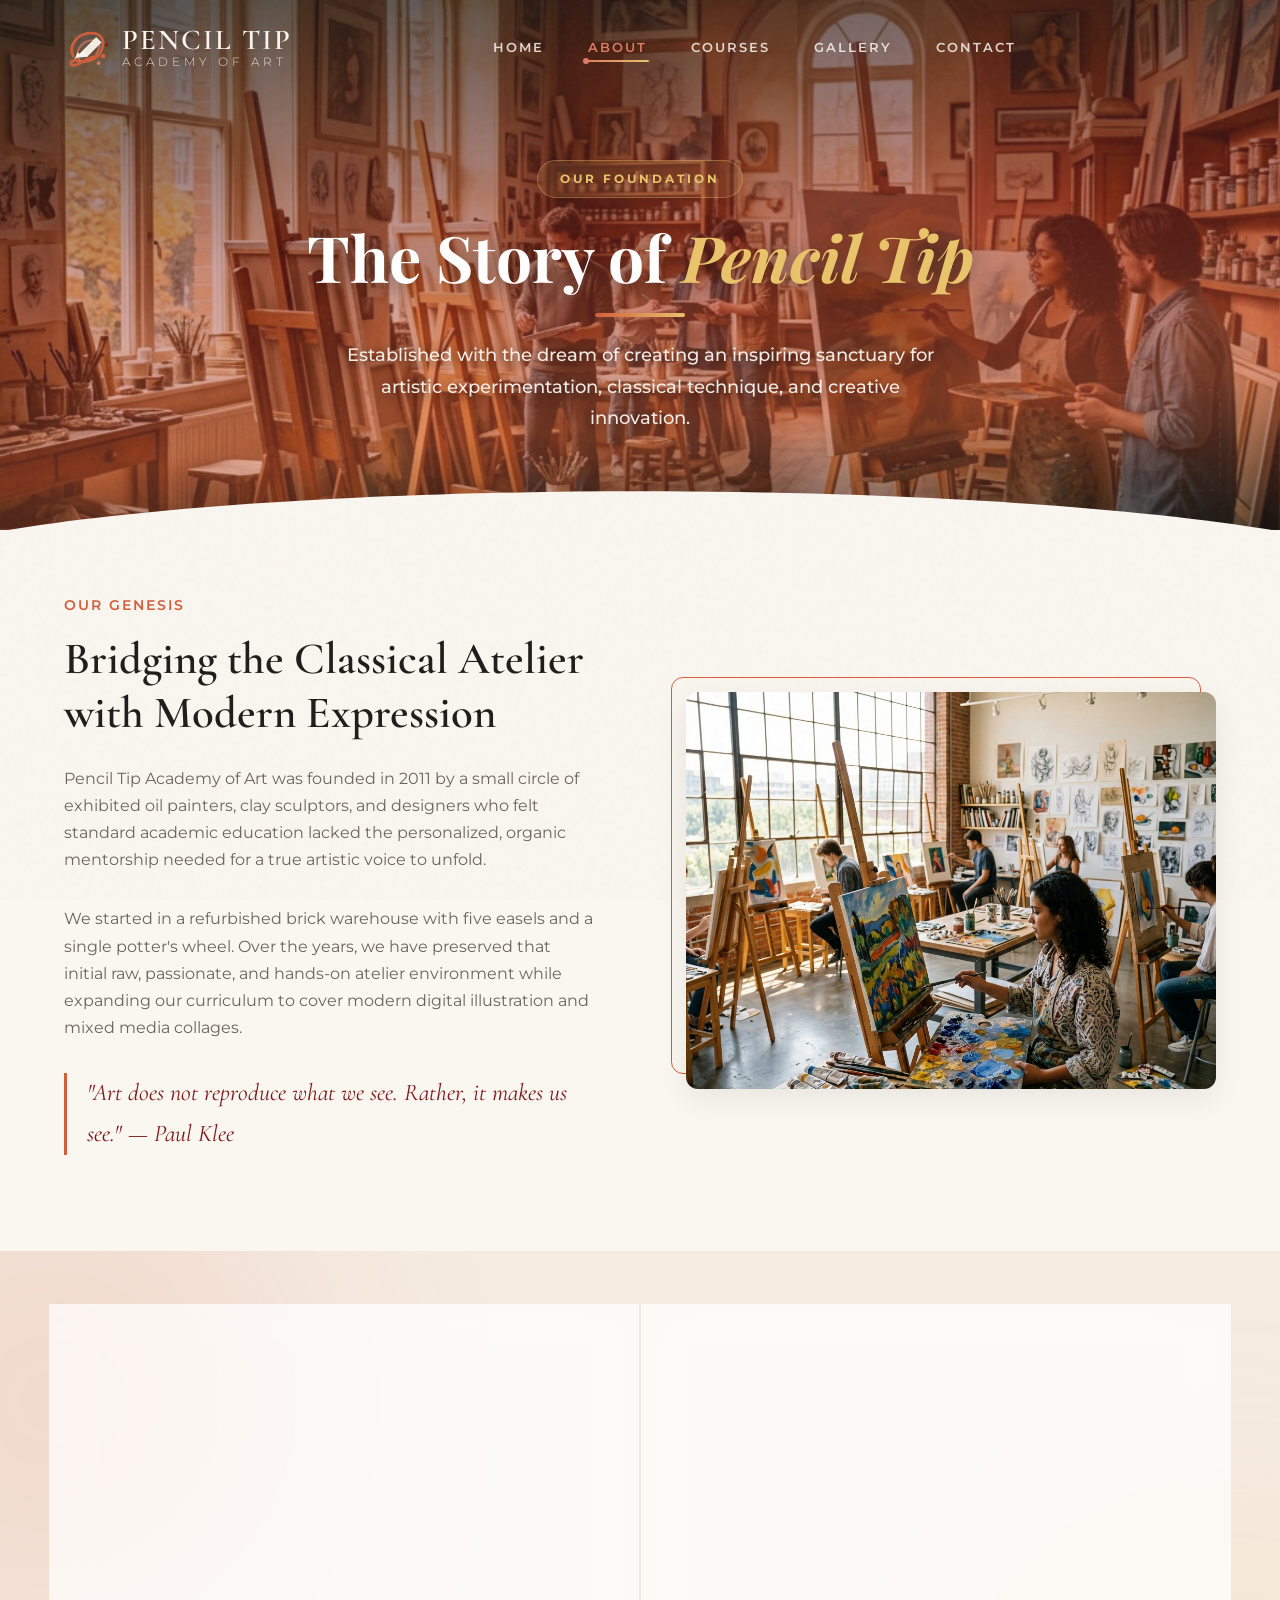
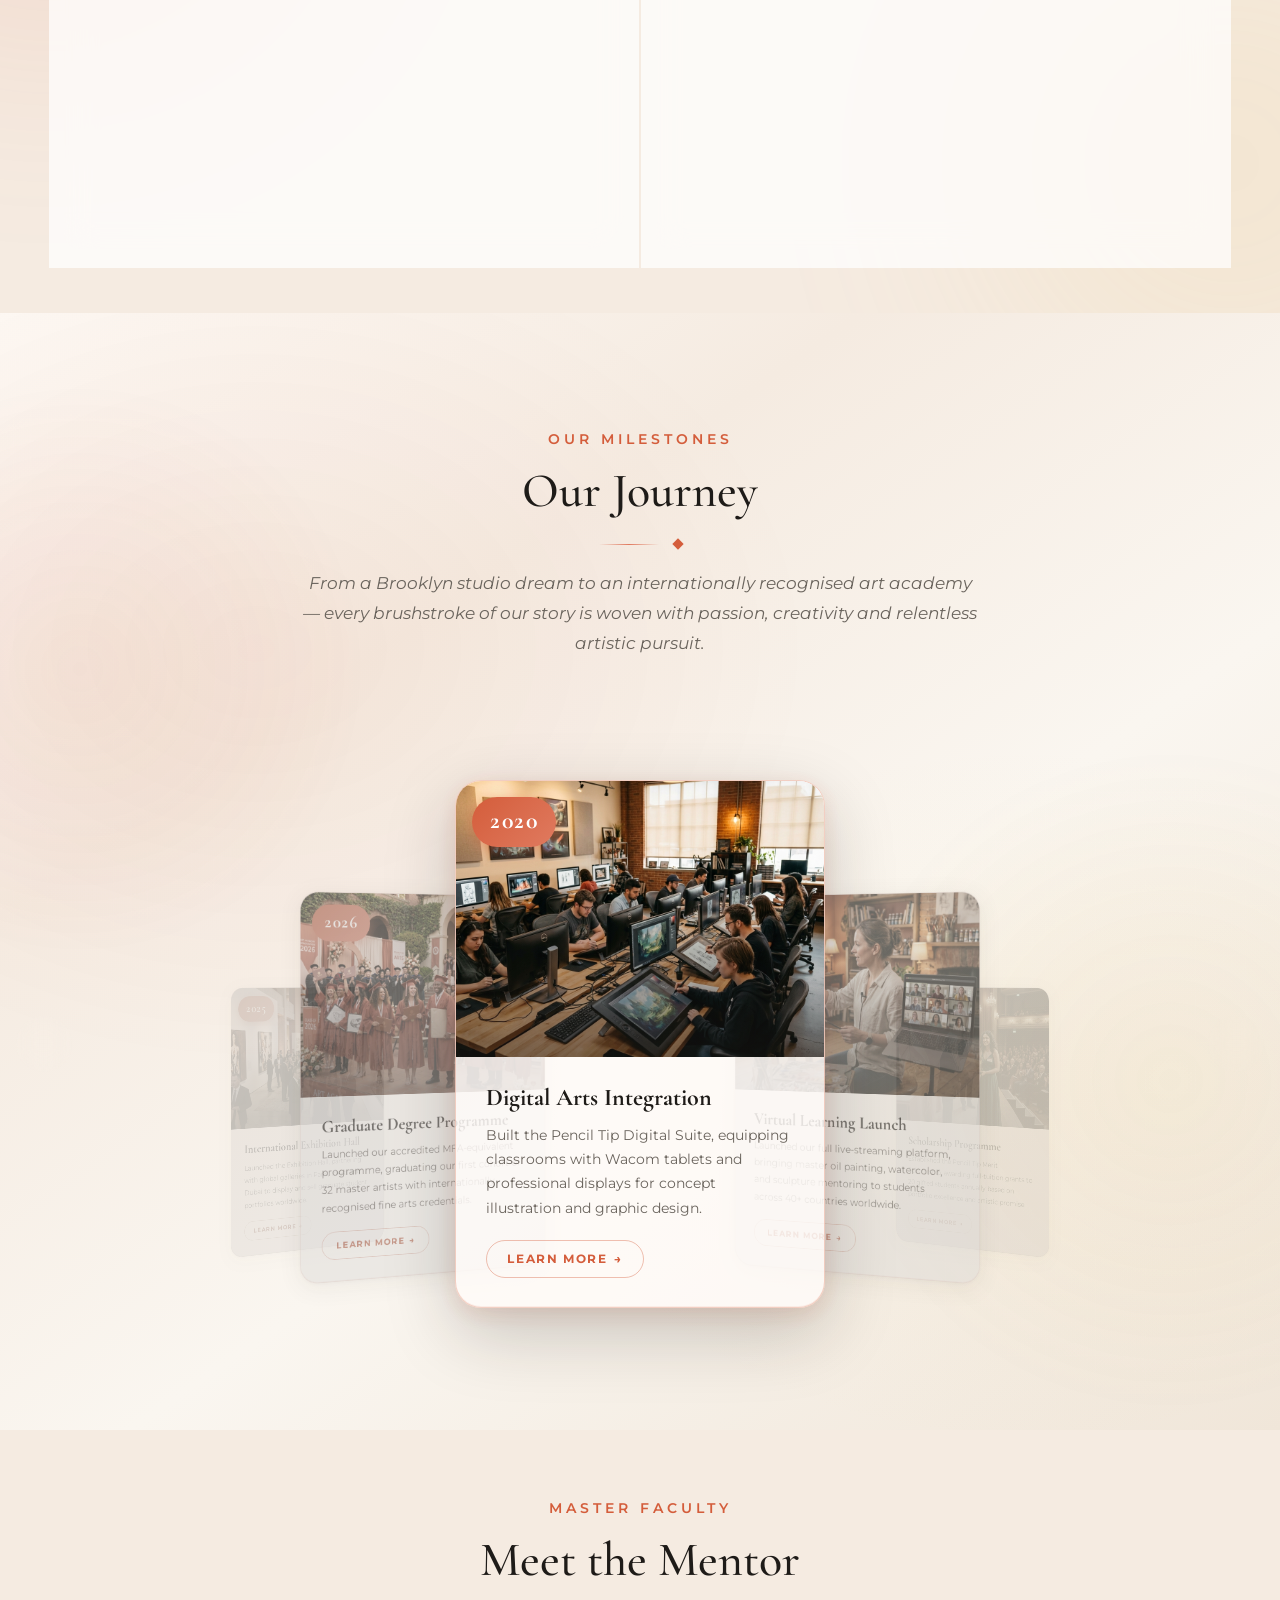
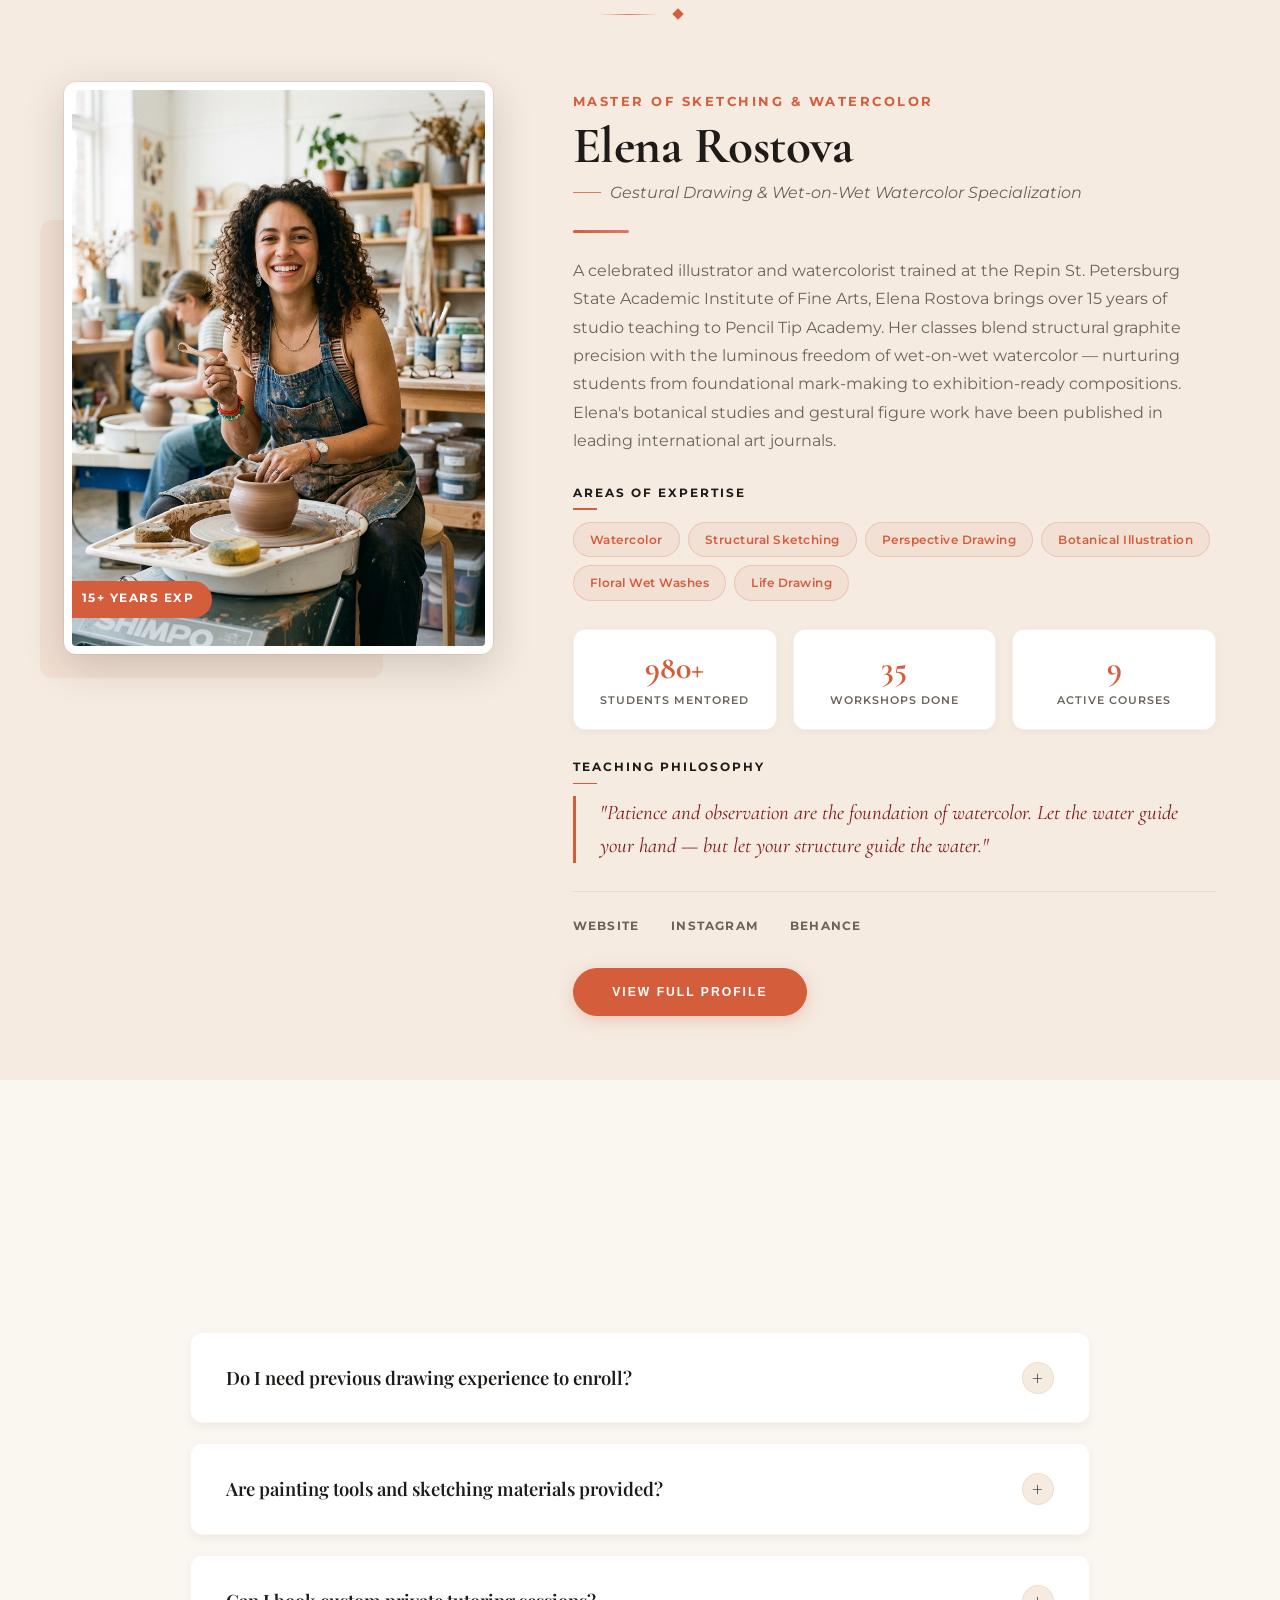
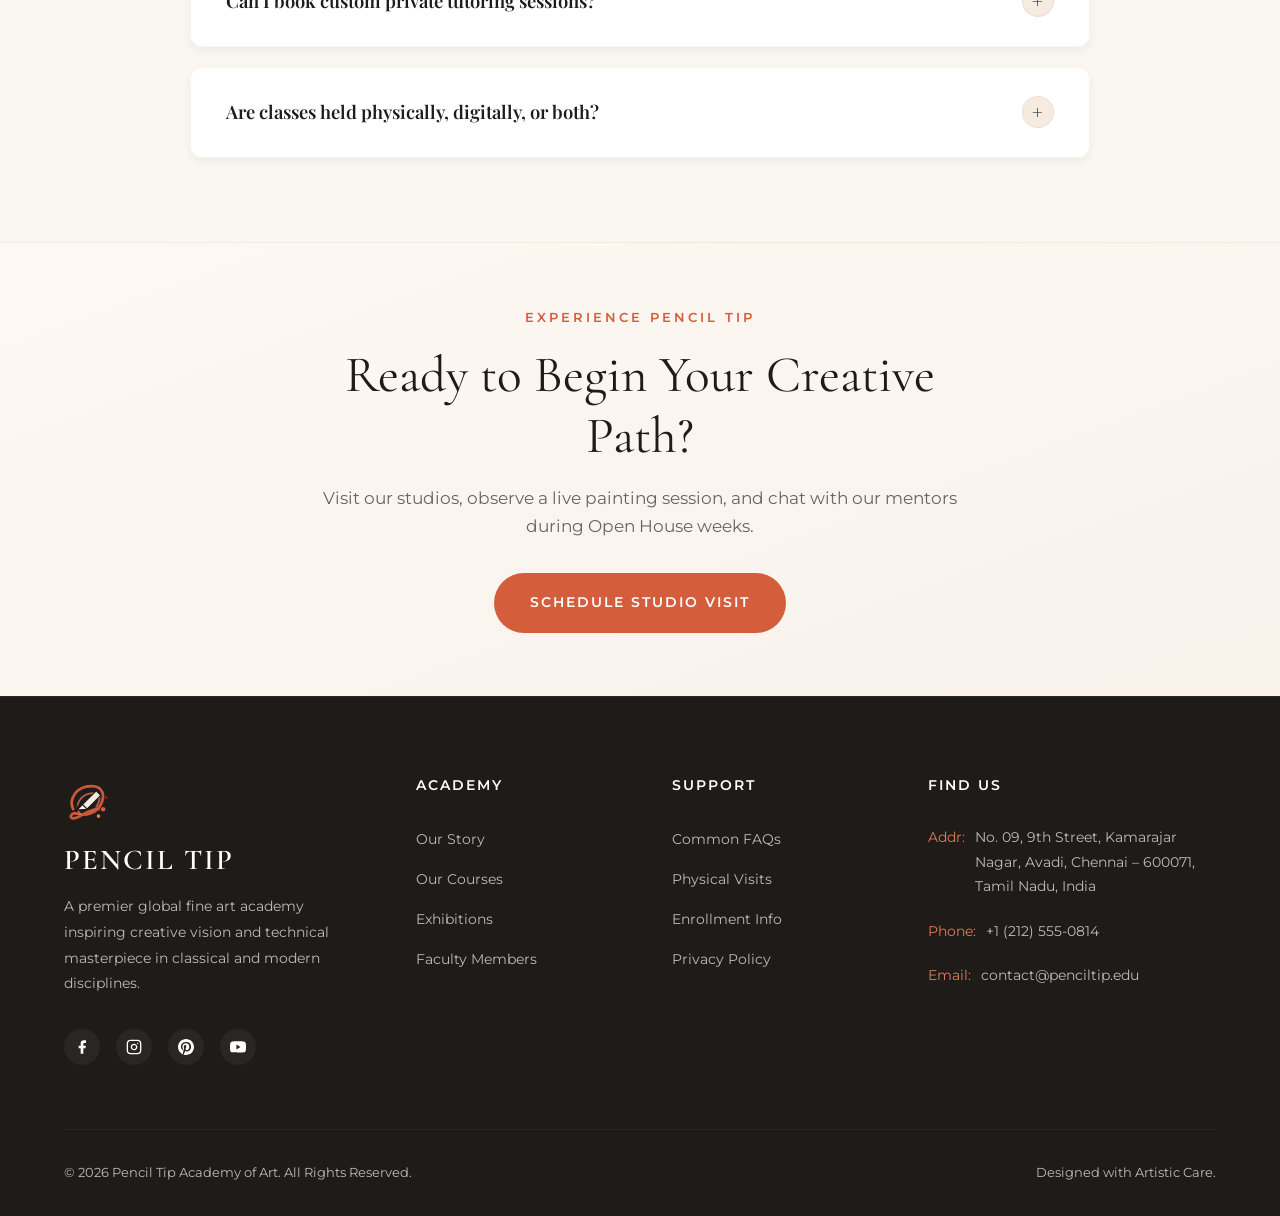
<file: about.html>
<!DOCTYPE html>
<html lang="en">
<head>
  <meta charset="UTF-8">
  <meta name="viewport" content="width=device-width, initial-scale=1.0">
  <meta name="description" content="Discover the story, mission, and learning philosophy of Pencil Tip Academy of Art. Meet our faculty of master artists and explore our vertical timeline of milestones.">
  <title>About Our Academy | Pencil Tip Academy of Art</title>
  <!-- Favicon -->
  <link rel="icon" type="image/svg+xml" href="images/favicon.svg">
  <!-- Main Stylesheet -->
  <link rel="stylesheet" href="css/style.css">
</head>
<body>

  <!-- ==========================================
       HEADER / NAVIGATION
       ========================================== -->
  <header class="inner-header">
    <div class="nav-container">
      <a href="index.html" class="logo" id="headerLogo">
        <div class="logo-icon-wrap">
          <svg class="logo-svg" viewBox="0 0 100 100" xmlns="http://www.w3.org/2000/svg">
            <path d="M20 70 C 10 50, 25 20, 60 20 C 85 20, 90 40, 80 60 C 70 80, 45 85, 30 80 C 15 75, 10 90, 20 90 C 35 90, 50 70, 75 70" fill="none" stroke="var(--brand-primary)" stroke-width="6" stroke-linecap="round" opacity="0.95"/>
            <path d="M35 80 C 20 65, 35 35, 65 35 C 80 35, 80 50, 70 65" fill="none" stroke="var(--brand-secondary)" stroke-width="4" stroke-linecap="round" opacity="0.75"/>
            <polygon points="70,30 80,40 50,70 40,60" fill="var(--bg-secondary)" stroke="var(--text-dark)" stroke-width="2.5" stroke-linejoin="round"/>
            <polygon points="50,70 40,60 28,72" fill="#FAF6F0" stroke="var(--text-dark)" stroke-width="2.5" stroke-linejoin="round"/>
            <polygon points="34,66 30,62 24,76" fill="var(--text-dark)" stroke="var(--text-dark)" stroke-width="1.5" stroke-linejoin="round"/>
            <circle cx="85" cy="70" r="5" fill="var(--brand-primary)"/>
            <circle cx="75" cy="85" r="4" fill="var(--brand-secondary)"/>
            <circle cx="92" cy="45" r="3.5" fill="var(--accent)"/>
          </svg>
        </div>
        <div class="logo-text">Pencil Tip<span>Academy of Art</span></div>
      </a>
      <ul class="nav-menu" id="navMenu">
        <li><a href="index.html" class="nav-link">Home</a></li>
        <li><a href="about.html" class="nav-link">About</a></li>
        <li><a href="courses.html" class="nav-link">Courses</a></li>
        <li><a href="gallery.html" class="nav-link">Gallery</a></li>
        <li><a href="contact.html" class="nav-link">Contact</a></li>
      </ul>
      <div class="hamburger" id="hamburgerMenu">
        <span></span>
        <span></span>
        <span></span>
      </div>
      <!-- Mobile Navigation Drawer -->
      <div class="mob-nav-dropdown" id="mobNavDropdown">
        <button class="mob-close-btn" id="mobCloseBtn" aria-label="Close menu">
          <svg viewBox="0 0 24 24" fill="none" xmlns="http://www.w3.org/2000/svg">
            <path d="M18 6L6 18M6 6L18 18" stroke="currentColor" stroke-width="2.5" stroke-linecap="round" stroke-linejoin="round"/>
          </svg>
        </button>
        <ul class="mob-dropdown-links">
          <li><a href="index.html" class="mob-dropdown-link nav-link">Home</a></li>
          <li><a href="about.html" class="mob-dropdown-link nav-link">About</a></li>
          <li><a href="courses.html" class="mob-dropdown-link nav-link">Courses</a></li>
          <li><a href="gallery.html" class="mob-dropdown-link nav-link">Gallery</a></li>
          <li><a href="contact.html" class="mob-dropdown-link nav-link">Contact</a></li>
        </ul>
      </div>
    </div>
  </header>
  <!-- Mobile Nav Overlay -->
  <div class="nav-overlay" id="navOverlay"></div>

  <!-- ==========================================
       INNER PAGE HERO — ABOUT
       ========================================== -->
  <section class="inner-hero about-hero" id="aboutHero">
    <!-- Decorative corner geometric SVG art -->
    <svg class="inner-hero-art top-left" width="180" height="180" viewBox="0 0 180 180" fill="none" xmlns="http://www.w3.org/2000/svg">
      <circle cx="90" cy="90" r="70" stroke="#E9C46A" stroke-width="1.5" stroke-dasharray="8 6"/>
      <circle cx="90" cy="90" r="45" stroke="#D45D3B" stroke-width="1" opacity="0.6"/>
      <line x1="20" y1="90" x2="160" y2="90" stroke="#FAF6F0" stroke-width="0.8" opacity="0.5"/>
      <line x1="90" y1="20" x2="90" y2="160" stroke="#FAF6F0" stroke-width="0.8" opacity="0.5"/>
      <polygon points="90,30 120,75 60,75" fill="none" stroke="#E07A5F" stroke-width="1.2" opacity="0.5"/>
    </svg>
    <svg class="inner-hero-art bottom-right" width="140" height="140" viewBox="0 0 140 140" fill="none" xmlns="http://www.w3.org/2000/svg">
      <rect x="20" y="20" width="100" height="100" rx="8" stroke="#E9C46A" stroke-width="1.2" stroke-dasharray="6 4"/>
      <rect x="40" y="40" width="60" height="60" rx="4" stroke="#D45D3B" stroke-width="1" opacity="0.55"/>
      <line x1="20" y1="20" x2="120" y2="120" stroke="#FAF6F0" stroke-width="0.7" opacity="0.4"/>
      <line x1="120" y1="20" x2="20" y2="120" stroke="#FAF6F0" stroke-width="0.7" opacity="0.4"/>
    </svg>
    <!-- Main text content -->
    <div class="inner-hero-content">
      <span class="inner-hero-tag">Our Foundation</span>
      <h1>The Story of <span>Pencil Tip</span></h1>
      <span class="inner-hero-divider"></span>
      <p>Established with the dream of creating an inspiring sanctuary for artistic experimentation, classical technique, and creative innovation.</p>
    </div>
    <!-- Curved wave transition to next section -->
    <div class="inner-hero-wave">
      <svg viewBox="0 0 1440 60" preserveAspectRatio="none" xmlns="http://www.w3.org/2000/svg">
        <path d="M0,60 C360,0 1080,0 1440,60 L1440,60 L0,60 Z" fill="#FAF6F0"/>
      </svg>
    </div>
  </section>

  <!-- ==========================================
       OUR STORY & ETHOS
       ========================================== -->
  <section class="section-padding">
    <div class="about-preview-grid">
      <div class="about-preview-content reveal">
        <span class="tagline">Our Genesis</span>
        <h2>Bridging the Classical Atelier with Modern Expression</h2>
        <p>Pencil Tip Academy of Art was founded in 2011 by a small circle of exhibited oil painters, clay sculptors, and designers who felt standard academic education lacked the personalized, organic mentorship needed for a true artistic voice to unfold.</p>
        <p>We started in a refurbished brick warehouse with five easels and a single potter's wheel. Over the years, we have preserved that initial raw, passionate, and hands-on atelier environment while expanding our curriculum to cover modern digital illustration and mixed media collages.</p>
        <blockquote style="border-left: 3px solid var(--brand-primary); padding-left: 20px; font-style: italic; color: var(--accent); margin: 2rem 0; font-family: var(--font-serif-cormorant); font-size: 1.5rem;">
          "Art does not reproduce what we see. Rather, it makes us see." &mdash; Paul Klee
        </blockquote>
      </div>
      <div class="img-frame-container reveal">
        <div class="img-frame">
          <img src="images/studio_interior.png" alt="Pencil Tip Art Studio with natural window lighting and canvases">
        </div>
        <div class="img-frame-decoration"></div>
      </div>
    </div>
  </section>

  <!-- ==========================================
       MISSION & VISION
       ========================================== -->
  <section class="section-padding mission-vision-section">
    <!-- Decorative background elements -->
    <div class="mv-bg-splash mv-bg-splash-left"></div>
    <div class="mv-bg-splash mv-bg-splash-right"></div>
    
    <div class="mv-grid">
      <!-- Mission Card -->
      <div class="mv-card mission-card reveal tilt-card" data-tilt>
        <div class="mv-card-inner">
          <div class="mv-card-content">
            <h3 class="mv-card-title">Our Mission</h3>
            <span class="mv-card-title-line"></span>
            <p class="mv-card-text">To provide structured, high-caliber artistic mentoring that bridges the gap between raw imagination and professional, museum-level execution. We ensure every student gains fundamental accuracy in proportions, value mapping, and light behavior so their creativity can thrive without boundary.</p>
          </div>
          <div class="mv-card-visual">
            <!-- Premium Canvas & Paint Brush SVG -->
            <svg viewBox="0 0 120 120" class="mv-svg-illustration" xmlns="http://www.w3.org/2000/svg">
              <defs>
                <linearGradient id="missionGrad" x1="0%" y1="0%" x2="100%" y2="100%">
                  <stop offset="0%" stop-color="var(--brand-primary)" />
                  <stop offset="100%" stop-color="var(--accent)" />
                </linearGradient>
              </defs>
              <!-- Organic watercolor splash background -->
              <path d="M25,50 C10,25 45,15 75,20 C100,25 110,55 95,85 C80,105 45,95 30,85 C15,75 40,75 25,50 Z" fill="rgba(212, 93, 59, 0.07)" />
              <!-- Detailed Easel Stand -->
              <path d="M60,15 L35,105 M60,15 L85,105 M60,15 L60,105" stroke="var(--text-light)" stroke-width="2.5" stroke-linecap="round" opacity="0.8" />
              <!-- Canvas Board Support Shelf -->
              <rect x="25" y="78" width="70" height="4" rx="1.5" fill="var(--text-dark)" />
              <!-- Canvas Frame -->
              <rect x="32" y="38" width="56" height="40" rx="3" fill="var(--card-bg)" stroke="var(--text-dark)" stroke-width="2" />
              <!-- Artwork on Canvas: Sunset mountain landscape -->
              <path d="M35,70 L48,52 L58,62 L74,48 L85,70 Z" fill="rgba(233, 196, 106, 0.15)" stroke="var(--brand-secondary)" stroke-width="1.5" stroke-linejoin="round" />
              <circle cx="68" cy="48" r="5" fill="var(--brand-primary)" opacity="0.9" />
              <!-- Artistic Line Art Waves -->
              <path d="M32,74 C45,68 55,80 65,72 C75,64 82,76 88,74" fill="none" stroke="var(--brand-mustard)" stroke-width="1.5" stroke-linecap="round" />
              <!-- Paint Palette lying on the shelf -->
              <path d="M82,78 C88,78 96,82 96,88 C96,94 88,96 82,96 C76,96 74,90 76,86 C78,82 80,78 82,78 Z" fill="var(--bg-secondary)" stroke="var(--text-dark)" stroke-width="1.5" />
              <circle cx="82" cy="88" r="1.5" fill="var(--brand-primary)" />
              <circle cx="86" cy="85" r="1.5" fill="var(--brand-secondary)" />
              <circle cx="90" cy="88" r="1.5" fill="var(--brand-mustard)" />
              <circle cx="88" cy="92" r="1.5" fill="var(--accent)" />
              <!-- Painter's Brush crossing the canvas -->
              <line x1="20" y1="95" x2="52" y2="60" stroke="#8B5A2B" stroke-width="2.5" stroke-linecap="round" />
              <line x1="52" y1="60" x2="56" y2="56" stroke="#D2B48C" stroke-width="3" />
              <path d="M56,56 Q60,52 62,45 C55,48 52,52 56,56 Z" fill="url(#missionGrad)" />
            </svg>
          </div>
        </div>
      </div>
      
      <!-- Vision Card -->
      <div class="mv-card vision-card reveal tilt-card" data-tilt>
        <div class="mv-card-inner">
          <div class="mv-card-content">
            <h3 class="mv-card-title">Our Vision</h3>
            <span class="mv-card-title-line"></span>
            <p class="mv-card-text">To stand as an international center of artistic excellence where traditional craftsmanship is celebrated and evolved alongside digital design, establishing an inclusive community that fosters cultural reflection, conceptual risk-taking, and professional career growth.</p>
          </div>
          <div class="mv-card-visual">
            <!-- Art Gallery Scene SVG -->
            <svg viewBox="0 0 120 120" class="mv-svg-illustration" xmlns="http://www.w3.org/2000/svg">
              <defs>
                <linearGradient id="galleryGrad" x1="0%" y1="0%" x2="0%" y2="100%">
                  <stop offset="0%" stop-color="#F5EBE1" />
                  <stop offset="100%" stop-color="#E9C46A" stop-opacity="0.3" />
                </linearGradient>
                <radialGradient id="spotlightGrad" cx="50%" cy="20%" r="60%">
                  <stop offset="0%" stop-color="#E9C46A" stop-opacity="0.35" />
                  <stop offset="100%" stop-color="#E9C46A" stop-opacity="0" />
                </radialGradient>
              </defs>

              <!-- Gallery room background -->
              <rect x="5" y="20" width="110" height="90" rx="4" fill="url(#galleryGrad)" stroke="#D4C5B5" stroke-width="1" />

              <!-- Soft spotlight from ceiling -->
              <ellipse cx="60" cy="20" rx="40" ry="55" fill="url(#spotlightGrad)" />

              <!-- Gallery floor line -->
              <line x1="5" y1="95" x2="115" y2="95" stroke="#D4C5B5" stroke-width="1.5" />

              <!-- Back wall -->
              <rect x="5" y="20" width="110" height="75" rx="4" fill="none" stroke="#D4C5B5" stroke-width="0.8" stroke-dasharray="0" />

              <!-- Arched window center top -->
              <path d="M45,20 L45,42 Q60,30 75,42 L75,20 Z" fill="rgba(233,196,106,0.18)" stroke="#C4A882" stroke-width="1.2" />
              <line x1="60" y1="20" x2="60" y2="42" stroke="#C4A882" stroke-width="0.8" />

              <!-- Frame 1 — Left wall painting (landscape) -->
              <rect x="12" y="38" width="28" height="22" rx="2" fill="#fff" stroke="#8B5A2B" stroke-width="2" />
              <rect x="14" y="40" width="24" height="18" rx="1" fill="none" stroke="#C4A882" stroke-width="0.8" />
              <!-- Landscape inside frame 1 -->
              <path d="M14,54 L20,46 L26,51 L32,44 L38,54 Z" fill="rgba(233,196,106,0.25)" />
              <circle cx="31" cy="44" r="3" fill="rgba(212,93,59,0.6)" />
              <!-- Frame label -->
              <rect x="21" y="61" width="14" height="3" rx="1" fill="#D4C5B5" />

              <!-- Frame 2 — Right wall painting (portrait/abstract) -->
              <rect x="80" y="35" width="26" height="30" rx="2" fill="#fff" stroke="#8B5A2B" stroke-width="2" />
              <rect x="82" y="37" width="22" height="26" rx="1" fill="none" stroke="#C4A882" stroke-width="0.8" />
              <!-- Abstract brush strokes in frame 2 -->
              <path d="M84,55 C88,48 90,42 96,44 C100,46 98,58 104,54" fill="none" stroke="#D45D3B" stroke-width="2" stroke-linecap="round" />
              <circle cx="93" cy="45" r="2.5" fill="#E9C46A" />
              <!-- Frame label -->
              <rect x="85" y="66" width="16" height="3" rx="1" fill="#D4C5B5" />

              <!-- Center small easel on floor -->
              <path d="M60,60 L53,93 M60,60 L67,93 M60,60 L60,93" stroke="#8B5A2B" stroke-width="1.8" stroke-linecap="round" />
              <rect x="52" y="64" width="16" height="13" rx="1.5" fill="#fff" stroke="#8B5A2B" stroke-width="1.5" />
              <!-- Small artwork on center easel -->
              <path d="M54,73 C56,69 60,68 64,72" fill="none" stroke="#D45D3B" stroke-width="1.5" stroke-linecap="round" />
              <circle cx="60" cy="68" r="1.5" fill="#E9C46A" />

              <!-- Decorative wall molding lines -->
              <line x1="5" y1="30" x2="115" y2="30" stroke="#D4C5B5" stroke-width="0.6" />
              <line x1="5" y1="90" x2="115" y2="90" stroke="#D4C5B5" stroke-width="0.6" />

              <!-- Tiny floating paint dots for artistic feel -->
              <circle cx="18" cy="28" r="1.5" fill="#D45D3B" opacity="0.7" />
              <circle cx="98" cy="26" r="2" fill="#E9C46A" opacity="0.8" />
              <circle cx="108" cy="88" r="1.5" fill="#E07A5F" opacity="0.7" />
            </svg>
          </div>
        </div>
      </div>
    </div>
  </section>

  <!-- ==========================================
       OUR JOURNEY — 3D COVER-FLOW CAROUSEL
       ========================================== -->
  <section class="journey-section" id="ourJourney">
    <!-- Decorative blobs -->
    <div class="journey-blob journey-blob-left"></div>
    <div class="journey-blob journey-blob-right"></div>

    <div class="section-header reveal">
      <span class="subtitle">Our Milestones</span>
      <h2>Our Journey</h2>
      <div class="art-divider"><span></span></div>
      <p class="journey-intro">From a Brooklyn studio dream to an internationally recognised art academy — every brushstroke of our story is woven with passion, creativity and relentless artistic pursuit.</p>
    </div>

    <!-- 3D Coverflow Carousel — 7 cards 2020–2026 -->
    <div class="journey-carousel-wrapper" id="journeyCarouselWrapper">
      <div class="journey-stage" id="journeyStage">

        <!-- Card 0 — 2020 -->
        <div class="journey-card" data-index="0" tabindex="0" role="button" aria-label="2020 milestone: Digital Arts Integration">
          <div class="journey-card-inner">
            <div class="journey-card-img-wrap">
              <img src="images/journey_2020.png" alt="Digital arts integration 2020 — Wacom tablet classrooms" loading="lazy">
              <div class="journey-img-overlay"></div>
              <span class="journey-year-badge">2020</span>
            </div>
            <div class="journey-card-body">
              <h3 class="journey-card-title">Digital Arts Integration</h3>
              <p class="journey-card-desc">Built the Pencil Tip Digital Suite, equipping classrooms with Wacom tablets and professional displays for concept illustration and graphic design.</p>
              <a href="#" class="journey-learn-btn" aria-label="Learn more about 2020 milestone">Learn More <span>→</span></a>
            </div>
          </div>
        </div>

        <!-- Card 1 — 2021 -->
        <div class="journey-card" data-index="1" tabindex="0" role="button" aria-label="2021 milestone: Virtual Learning Launch">
          <div class="journey-card-inner">
            <div class="journey-card-img-wrap">
              <img src="images/journey_2021.png" alt="Virtual learning platform launch 2021" loading="lazy">
              <div class="journey-img-overlay"></div>
              <span class="journey-year-badge">2021</span>
            </div>
            <div class="journey-card-body">
              <h3 class="journey-card-title">Virtual Learning Launch</h3>
              <p class="journey-card-desc">Launched our full live-streaming platform, bringing master oil painting, watercolor, and sculpture mentoring to students across 40+ countries worldwide.</p>
              <a href="#" class="journey-learn-btn" aria-label="Learn more about 2021 milestone">Learn More <span>→</span></a>
            </div>
          </div>
        </div>

        <!-- Card 2 — 2022 -->
        <div class="journey-card" data-index="2" tabindex="0" role="button" aria-label="2022 milestone: Scholarship Programme">
          <div class="journey-card-inner">
            <div class="journey-card-img-wrap">
              <img src="images/journey_2022.png" alt="Scholarship awards ceremony 2022" loading="lazy">
              <div class="journey-img-overlay"></div>
              <span class="journey-year-badge">2022</span>
            </div>
            <div class="journey-card-body">
              <h3 class="journey-card-title">Scholarship Programme</h3>
              <p class="journey-card-desc">Established the Pencil Tip Merit Scholarship, awarding full-tuition grants to 20 gifted students annually based on portfolio excellence and artistic promise.</p>
              <a href="#" class="journey-learn-btn" aria-label="Learn more about 2022 milestone">Learn More <span>→</span></a>
            </div>
          </div>
        </div>

        <!-- Card 3 — 2023 -->
        <div class="journey-card" data-index="3" tabindex="0" role="button" aria-label="2023 milestone: National Awards &amp; Recognition">
          <div class="journey-card-inner">
            <div class="journey-card-img-wrap">
              <img src="images/journey_2023.png" alt="National art awards and recognition 2023" loading="lazy">
              <div class="journey-img-overlay"></div>
              <span class="journey-year-badge">2023</span>
            </div>
            <div class="journey-card-body">
              <h3 class="journey-card-title">National Awards &amp; Recognition</h3>
              <p class="journey-card-desc">Pencil Tip alumni swept 14 categories at the National Fine Arts Competition, with our graduates winning gold in portrait, landscape, and mixed-media disciplines.</p>
              <a href="#" class="journey-learn-btn" aria-label="Learn more about 2023 milestone">Learn More <span>→</span></a>
            </div>
          </div>
        </div>

        <!-- Card 4 — 2024 -->
        <div class="journey-card" data-index="4" tabindex="0" role="button" aria-label="2024 milestone: New Gallery Wing Opening">
          <div class="journey-card-inner">
            <div class="journey-card-img-wrap">
              <img src="images/journey_2024.png" alt="New gallery wing grand opening 2024" loading="lazy">
              <div class="journey-img-overlay"></div>
              <span class="journey-year-badge">2024</span>
            </div>
            <div class="journey-card-body">
              <h3 class="journey-card-title">New Gallery Wing Opening</h3>
              <p class="journey-card-desc">Inaugurated a 6,000 sq ft contemporary gallery wing, hosting quarterly curated exhibitions and becoming a landmark cultural venue in the New York art district.</p>
              <a href="#" class="journey-learn-btn" aria-label="Learn more about 2024 milestone">Learn More <span>→</span></a>
            </div>
          </div>
        </div>

        <!-- Card 5 — 2025 -->
        <div class="journey-card" data-index="5" tabindex="0" role="button" aria-label="2025 milestone: International Exhibition Hall">
          <div class="journey-card-inner">
            <div class="journey-card-img-wrap">
              <img src="images/journey_2025.png" alt="International Exhibition Hall 2025" loading="lazy">
              <div class="journey-img-overlay"></div>
              <span class="journey-year-badge">2025</span>
            </div>
            <div class="journey-card-body">
              <h3 class="journey-card-title">International Exhibition Hall</h3>
              <p class="journey-card-desc">Launched the Exhibition Hall, partnering with global galleries in Paris, Tokyo, and Dubai to display and sell graduate student portfolios worldwide.</p>
              <a href="#" class="journey-learn-btn" aria-label="Learn more about 2025 milestone">Learn More <span>→</span></a>
            </div>
          </div>
        </div>

        <!-- Card 6 — 2026 -->
        <div class="journey-card" data-index="6" tabindex="0" role="button" aria-label="2026 milestone: Graduate Degree Programme">
          <div class="journey-card-inner">
            <div class="journey-card-img-wrap">
              <img src="images/journey_2026.png" alt="Graduate degree programme 2026 — first graduating class" loading="lazy">
              <div class="journey-img-overlay"></div>
              <span class="journey-year-badge">2026</span>
            </div>
            <div class="journey-card-body">
              <h3 class="journey-card-title">Graduate Degree Programme</h3>
              <p class="journey-card-desc">Launched our accredited MFA-equivalent programme, graduating our first cohort of 32 master artists with internationally recognised fine arts credentials.</p>
              <a href="#" class="journey-learn-btn" aria-label="Learn more about 2026 milestone">Learn More <span>→</span></a>
            </div>
          </div>
        </div>

      </div><!-- /.journey-stage -->

      <!-- Navigation Arrows -->
      <button class="journey-arrow journey-arrow-prev" id="journeyPrev" aria-label="Previous milestone">
        <svg viewBox="0 0 24 24" fill="none" stroke="currentColor" stroke-width="2.5" stroke-linecap="round" stroke-linejoin="round"><polyline points="15 18 9 12 15 6"/></svg>
      </button>
      <button class="journey-arrow journey-arrow-next" id="journeyNext" aria-label="Next milestone">
        <svg viewBox="0 0 24 24" fill="none" stroke="currentColor" stroke-width="2.5" stroke-linecap="round" stroke-linejoin="round"><polyline points="9 18 15 12 9 6"/></svg>
      </button>

    </div><!-- /.journey-carousel-wrapper -->

  </section>



  <!-- ==========================================
       FACULTY SECTION (INSTRUCTORS)
       ========================================== -->
  <section class="section-padding" id="instructors" style="background-color: var(--bg-secondary);">
    <div class="section-header reveal">
      <span class="subtitle">Master Faculty</span>
      <h2>Meet the Mentor</h2>
      <div class="art-divider"><span></span></div>
    </div>

    <div class="featured-mentor-container reveal">
      <!-- Left Column: Portrait -->
      <div class="featured-mentor-portrait-wrap">
        <div class="featured-mentor-portrait">
          <img src="images/faculty_2.png" alt="Elena Rostova, Master Watercolor & Sketching Instructor at Pencil Tip">
          <div class="featured-mentor-experience-badge">15+ Years Exp</div>
        </div>
      </div>

      <!-- Right Column: Details -->
      <div class="featured-mentor-details">
        <span class="mentor-role">Master of Sketching & Watercolor</span>
        <h3>Elena Rostova</h3>
        <span class="mentor-spec">Gestural Drawing & Wet-on-Wet Watercolor Specialization</span>

        <div class="featured-mentor-header-divider"></div>

        <p class="mentor-bio">A celebrated illustrator and watercolorist trained at the Repin St. Petersburg State Academic Institute of Fine Arts, Elena Rostova brings over 15 years of studio teaching to Pencil Tip Academy. Her classes blend structural graphite precision with the luminous freedom of wet-on-wet watercolor — nurturing students from foundational mark-making to exhibition-ready compositions. Elena's botanical studies and gestural figure work have been published in leading international art journals.</p>

        <span class="mentor-section-heading">Areas of Expertise</span>
        <div class="mentor-badges">
          <span class="badge">Watercolor</span>
          <span class="badge">Structural Sketching</span>
          <span class="badge">Perspective Drawing</span>
          <span class="badge">Botanical Illustration</span>
          <span class="badge">Floral Wet Washes</span>
          <span class="badge">Life Drawing</span>
        </div>

        <div class="mentor-stats-row">
          <div class="stat-item">
            <span class="stat-val">980+</span>
            <span class="stat-lbl">Students Mentored</span>
          </div>
          <div class="stat-item">
            <span class="stat-val">35</span>
            <span class="stat-lbl">Workshops Done</span>
          </div>
          <div class="stat-item">
            <span class="stat-val">9</span>
            <span class="stat-lbl">Active Courses</span>
          </div>
        </div>

        <span class="mentor-section-heading">Teaching Philosophy</span>
        <blockquote class="philosophy-blockquote">
          "Patience and observation are the foundation of watercolor. Let the water guide your hand — but let your structure guide the water."
        </blockquote>

        <div class="mentor-socials-row">
          <a href="#" aria-label="Website">Website</a>
          <a href="#" aria-label="Instagram">Instagram</a>
          <a href="#" aria-label="Behance">Behance</a>
        </div>

        <button class="view-full-profile-btn" id="btn-view-full-profile">View Full Profile</button>
      </div>
    </div>
  </section>

  <!-- ==========================================
       COMMON FAQS (ACCORDION)
       ========================================== -->
  <section class="section-padding" id="faqs">
    <div class="section-header reveal">
      <span class="subtitle">Enrollment Help</span>
      <h2>Frequently Asked Questions</h2>
      <div class="art-divider"><span></span></div>
    </div>

    <div class="faq-container reveal">
      <!-- FAQ 1 -->
      <div class="faq-item">
        <div class="faq-header">
          <h3>Do I need previous drawing experience to enroll?</h3>
          <span class="faq-icon">+</span>
        </div>
        <div class="faq-content">
          <p>Not at all! We offer core beginner modules (e.g. Classical Sketching & Watercolor basics) designed specifically to take you from absolute zero skills to confident visual creations.</p>
        </div>
      </div>

      <!-- FAQ 2 -->
      <div class="faq-item">
        <div class="faq-header">
          <h3>Are painting tools and sketching materials provided?</h3>
          <span class="faq-icon">+</span>
        </div>
        <div class="faq-content">
          <p>Yes, all basic studio items (canvases, clay stoneware, watercolor palettes, digital tablet displays) are fully accessible for use in the classroom. Students can optionally purchase a custom take-home brush kit.</p>
        </div>
      </div>

      <!-- FAQ 3 -->
      <div class="faq-item">
        <div class="faq-header">
          <h3>Can I book custom private tutoring sessions?</h3>
          <span class="faq-icon">+</span>
        </div>
        <div class="faq-content">
          <p>Absolutely! We offer 1-on-1 portfolio review preparation, master mentoring, and flexible timing packages for private lessons. Contact us directly to configure your plan.</p>
        </div>
      </div>

      <!-- FAQ 4 -->
      <div class="faq-item">
        <div class="faq-header">
          <h3>Are classes held physically, digitally, or both?</h3>
          <span class="faq-icon">+</span>
        </div>
        <div class="faq-content">
          <p>Classes are held physically in our natural-light NY studio to ensure authentic hands-on guidance. However, we also provide live Zoom streaming options for digital art modules.</p>
        </div>
      </div>
    </div>
  </section>

  <!-- ==========================================
       CTA BANNER
       ========================================== -->
  <section class="newsletter-section about-cta-section">
    <div class="newsletter-content reveal">
      <span style="text-transform: uppercase; letter-spacing: 3px; font-size: 0.8rem; font-weight: 600; color: var(--brand-primary); display: block; margin-bottom: 1rem;">Experience Pencil Tip</span>
      <h2 style="color: var(--text-dark);">Ready to Begin Your Creative Path?</h2>
      <p style="margin-bottom: 2rem; color: var(--text-light);">Visit our studios, observe a live painting session, and chat with our mentors during Open House weeks.</p>
      <a href="contact.html" class="btn btn-primary" id="ctaAboutBtn">Schedule Studio Visit</a>
    </div>
  </section>

  <!-- ==========================================
       FOOTER
       ========================================== -->
  <footer>
    <div class="footer-grid">
      <div class="footer-brand">
        <div class="logo-icon-wrap" style="margin-bottom: 1.25rem; justify-content: flex-start;">
          <svg class="logo-svg" viewBox="0 0 100 100" xmlns="http://www.w3.org/2000/svg" style="width: 48px; height: 48px;">
            <path d="M20 70 C 10 50, 25 20, 60 20 C 85 20, 90 40, 80 60 C 70 80, 45 85, 30 80 C 15 75, 10 90, 20 90 C 35 90, 50 70, 75 70" fill="none" stroke="var(--brand-primary)" stroke-width="6" stroke-linecap="round" opacity="0.95"/>
            <path d="M35 80 C 20 65, 35 35, 65 35 C 80 35, 80 50, 70 65" fill="none" stroke="var(--brand-secondary)" stroke-width="4" stroke-linecap="round" opacity="0.75"/>
            <polygon points="70,30 80,40 50,70 40,60" fill="var(--bg-secondary)" stroke="var(--text-dark)" stroke-width="2.5" stroke-linejoin="round"/>
            <polygon points="50,70 40,60 28,72" fill="#FAF6F0" stroke="var(--text-dark)" stroke-width="2.5" stroke-linejoin="round"/>
            <polygon points="34,66 30,62 24,76" fill="var(--text-dark)" stroke="var(--text-dark)" stroke-width="1.5" stroke-linejoin="round"/>
            <circle cx="85" cy="70" r="5" fill="var(--brand-primary)"/>
            <circle cx="75" cy="85" r="4" fill="var(--brand-secondary)"/>
            <circle cx="92" cy="45" r="3.5" fill="var(--accent)"/>
          </svg>
        </div>
        <h2 style="font-size: 1.8rem; color: var(--white); margin-bottom: 1rem; font-family: var(--font-serif-cormorant); letter-spacing: 2px;">PENCIL TIP</h2>
        <p>A premier global fine art academy inspiring creative vision and technical masterpiece in classical and modern disciplines.</p>
        <div class="footer-social-links">
          <a href="#" aria-label="Facebook">
            <svg xmlns="http://www.w3.org/2000/svg" width="16" height="16" viewBox="0 0 24 24" fill="currentColor" aria-hidden="true"><path d="M18 2h-3a5 5 0 0 0-5 5v3H7v4h3v8h4v-8h3l1-4h-4V7a1 1 0 0 1 1-1h3z"/></svg>
          </a>
          <a href="#" aria-label="Instagram">
            <svg xmlns="http://www.w3.org/2000/svg" width="16" height="16" viewBox="0 0 24 24" fill="none" stroke="currentColor" stroke-width="2" stroke-linecap="round" stroke-linejoin="round" aria-hidden="true"><rect x="2" y="2" width="20" height="20" rx="5" ry="5"/><path d="M16 11.37A4 4 0 1 1 12.63 8 4 4 0 0 1 16 11.37z"/><line x1="17.5" y1="6.5" x2="17.51" y2="6.5"/></svg>
          </a>
          <a href="#" aria-label="Pinterest">
            <svg xmlns="http://www.w3.org/2000/svg" width="16" height="16" viewBox="0 0 24 24" fill="currentColor" aria-hidden="true"><path d="M12 0C5.373 0 0 5.373 0 12c0 5.084 3.163 9.426 7.627 11.174-.105-.949-.2-2.405.042-3.441.218-.937 1.407-5.965 1.407-5.965s-.359-.719-.359-1.782c0-1.668.967-2.914 2.171-2.914 1.023 0 1.518.769 1.518 1.69 0 1.029-.655 2.568-.994 3.995-.283 1.194.599 2.169 1.777 2.169 2.133 0 3.772-2.249 3.772-5.495 0-2.873-2.064-4.882-5.012-4.882-3.414 0-5.418 2.561-5.418 5.207 0 1.031.397 2.138.893 2.738a.36.36 0 0 1 .083.345l-.333 1.36c-.053.22-.174.267-.402.161-1.499-.698-2.436-2.889-2.436-4.649 0-3.785 2.75-7.262 7.929-7.262 4.163 0 7.398 2.967 7.398 6.931 0 4.136-2.607 7.464-6.227 7.464-1.216 0-2.359-.632-2.75-1.378l-.748 2.853c-.271 1.043-1.002 2.35-1.492 3.146C9.57 23.812 10.763 24 12 24c6.627 0 12-5.373 12-12S18.627 0 12 0z"/></svg>
          </a>
          <a href="#" aria-label="YouTube">
            <svg xmlns="http://www.w3.org/2000/svg" width="16" height="16" viewBox="0 0 24 24" fill="currentColor" aria-hidden="true"><path fill-rule="evenodd" clip-rule="evenodd" d="M23.498 6.163a3.003 3.003 0 0 0-2.11-2.108C19.52 3.5 12 3.5 12 3.5s-7.52 0-9.388.555A3.002 3.002 0 0 0 .503 6.163C0 8.046 0 12 0 12s0 3.954.503 5.837a3.003 3.003 0 0 0 2.11 2.108C4.48 20.5 12 20.5 12 20.5s7.52 0 9.388-.555a3.003 3.003 0 0 0 2.11-2.108C24 15.954 24 12 24 12s0-3.954-.502-5.837zM9.545 15.568V8.432L15.818 12l-6.273 3.568z"/></svg>
          </a>
        </div>
      </div>

      <div class="footer-navigation">
        <h4 class="footer-heading">Academy</h4>
        <ul class="footer-links">
          <li><a href="about.html">Our Story</a></li>
          <li><a href="courses.html">Our Courses</a></li>
          <li><a href="gallery.html">Exhibitions</a></li>
          <li><a href="about.html#instructors">Faculty Members</a></li>
        </ul>
      </div>

      <div class="footer-support">
        <h4 class="footer-heading">Support</h4>
        <ul class="footer-links">
          <li><a href="about.html#faqs">Common FAQs</a></li>
          <li><a href="contact.html">Physical Visits</a></li>
          <li><a href="contact.html#enroll">Enrollment Info</a></li>
          <li><a href="#">Privacy Policy</a></li>
        </ul>
      </div>

      <div class="footer-contact">
        <h4 class="footer-heading">Find Us</h4>
        <div class="footer-contact-info">
          <p><span>Addr:</span> No. 09, 9th Street, Kamarajar Nagar, Avadi, Chennai – 600071, Tamil Nadu, India</p>
          <p><span>Phone:</span> +1 (212) 555-0814</p>
          <p><span>Email:</span> contact@penciltip.edu</p>
        </div>
      </div>
    </div>

    <div class="footer-bottom">
      <p>&copy; 2026 Pencil Tip Academy of Art. All Rights Reserved.</p>
      <p>Designed with Artistic Care.</p>
    </div>
  </footer>

  <!-- Back to Top Button -->
  <button class="back-to-top" id="backToTop" aria-label="Back to top">
    <svg width="24" height="24" fill="currentColor" viewBox="0 0 24 24">
      <path d="M7.41 15.41L12 10.83l4.59 4.58L18 14l-6-6-6 6z"/>
    </svg>
  </button>

  <!-- Mentor Detailed Profile Modal -->
  <div class="mentor-modal" id="mentorModal" aria-hidden="true" role="dialog" aria-labelledby="modalMentorName">
    <div class="mentor-modal-backdrop" id="mentorModalBackdrop"></div>
    <div class="mentor-modal-container">
      <button class="mentor-modal-close" id="mentorModalCloseBtn" aria-label="Close modal">
        <svg viewBox="0 0 24 24" fill="none" stroke="currentColor" stroke-width="2" stroke-linecap="round" stroke-linejoin="round">
          <line x1="18" y1="6" x2="6" y2="18"></line>
          <line x1="6" y1="6" x2="18" y2="18"></line>
        </svg>
      </button>
      <div class="mentor-modal-body" id="mentorModalBody">
        <!-- Injected via JavaScript -->
      </div>
    </div>
  </div>

  <!-- Main JavaScript File -->
  <script src="js/main.js?v=2"></script>
  <!-- Faculty Showcase JavaScript File -->
  <script src="js/faculty.js"></script>
</body>
</html>
</file>
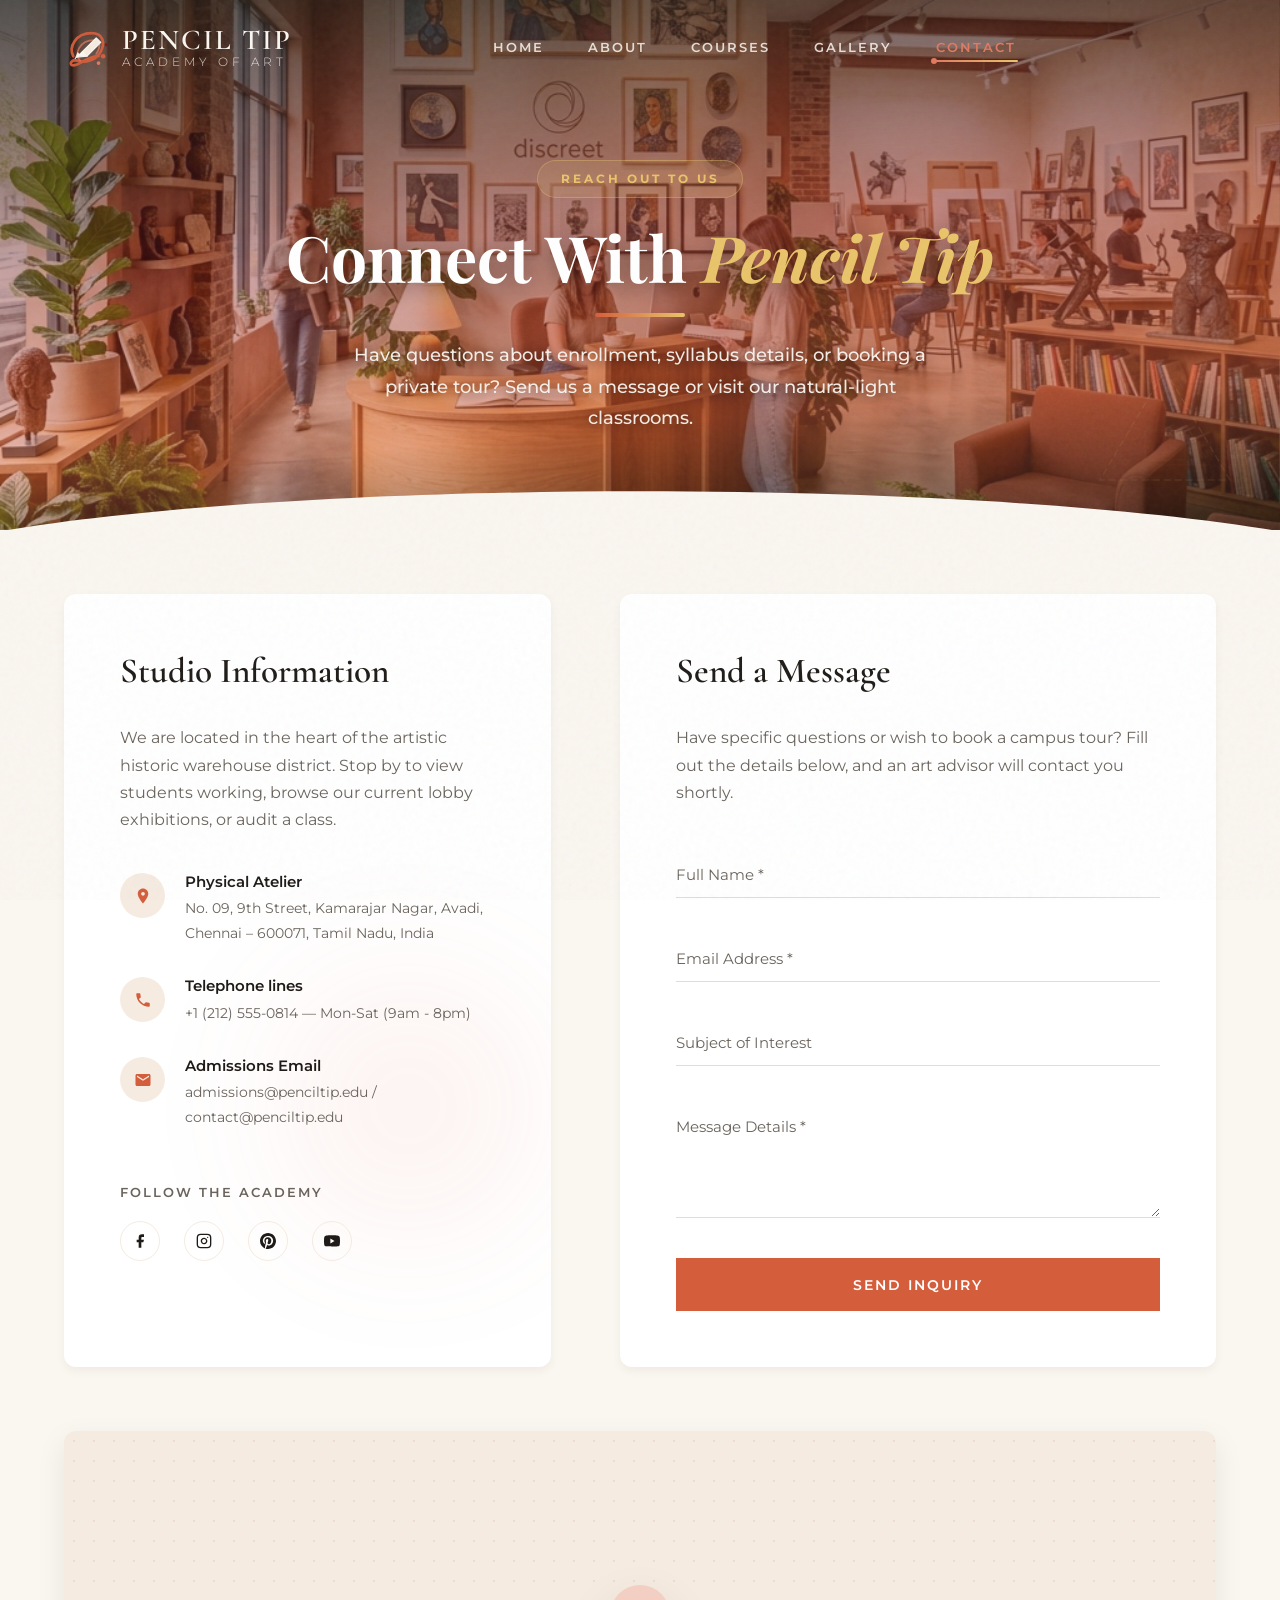
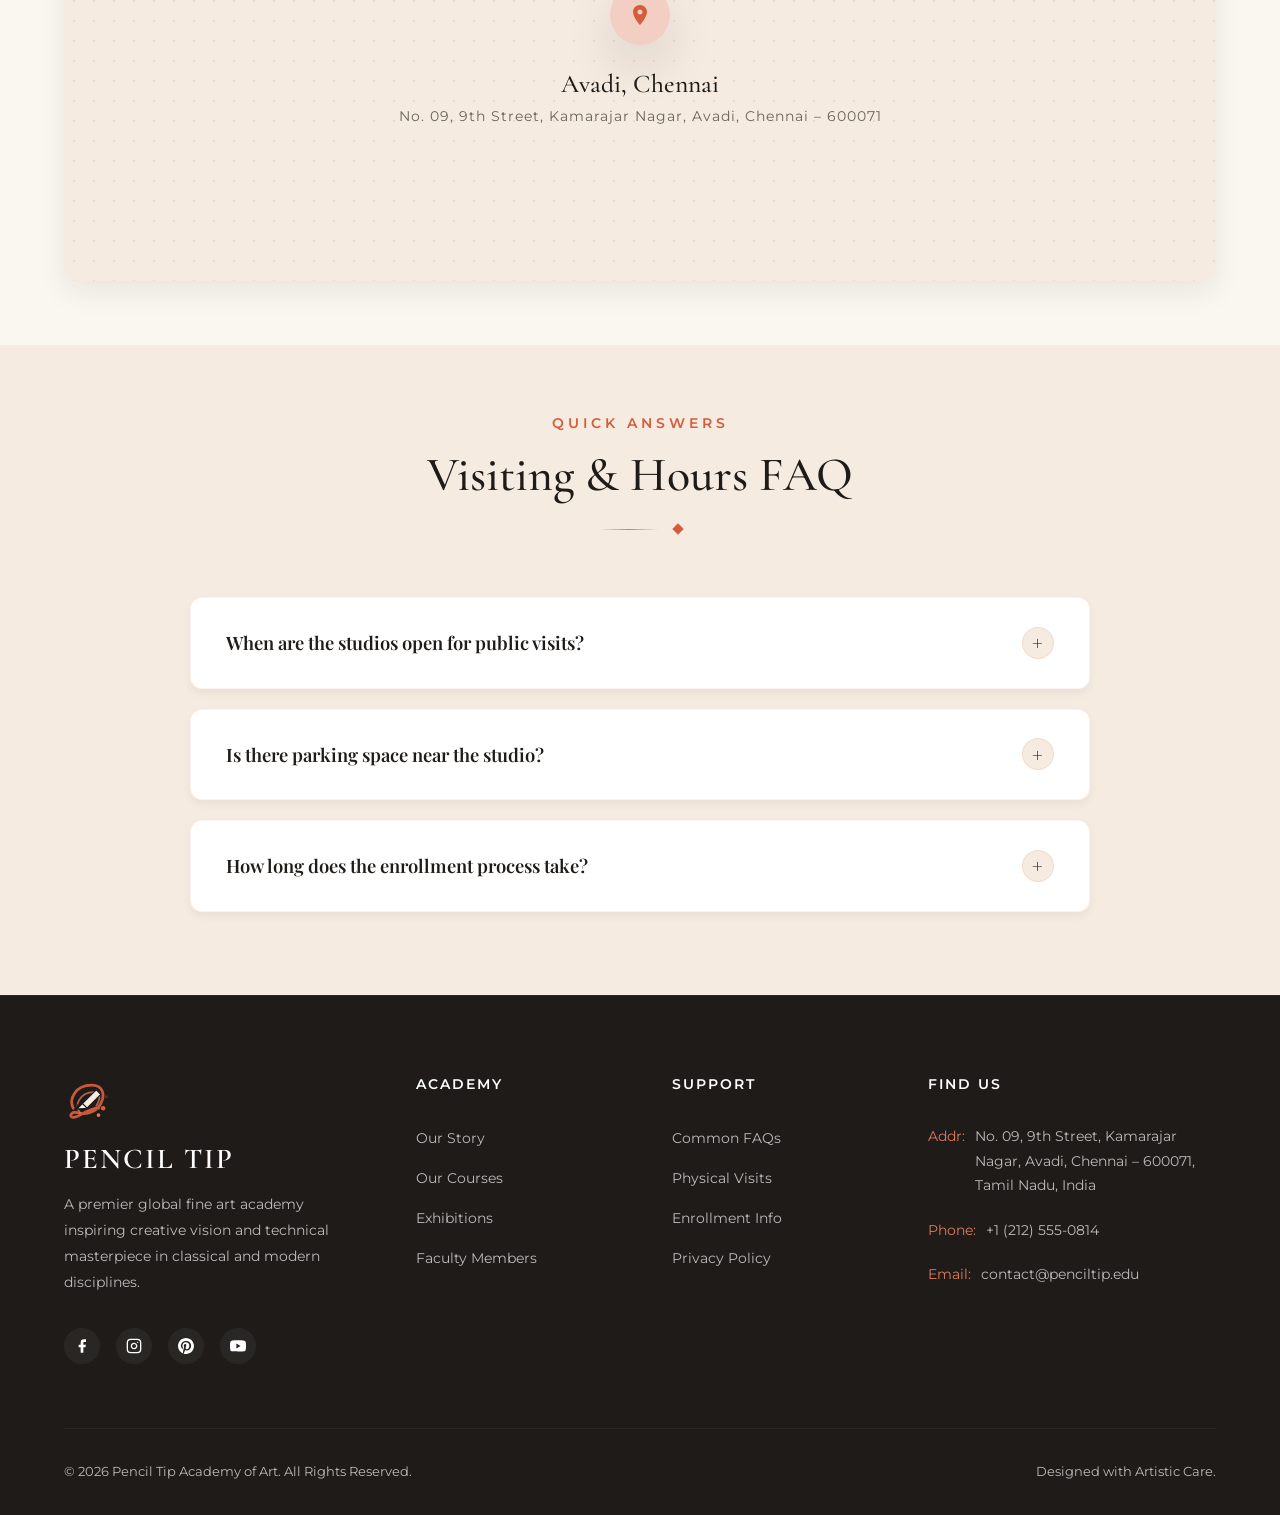
<file: contact.html>
﻿<!DOCTYPE html>
<html lang="en">
<head>
  <meta charset="UTF-8">
  <meta name="viewport" content="width=device-width, initial-scale=1.0">
  <meta name="description" content="Get in touch with Pencil Tip Academy of Art. Find studio hours, contact info, request enrollment slots, or schedule a physical tour.">
  <title>Contact Our Studio | Pencil Tip Academy of Art</title>
  <!-- Favicon -->
  <link rel="icon" type="image/svg+xml" href="images/favicon.svg">
  <!-- Main Stylesheet -->
  <link rel="stylesheet" href="css/style.css">
</head>
<body>

  <!-- ==========================================
       HEADER / NAVIGATION
       ========================================== -->
  <header class="inner-header">
    <div class="nav-container">
      <a href="index.html" class="logo" id="headerLogo">
        <div class="logo-icon-wrap">
          <svg class="logo-svg" viewBox="0 0 100 100" xmlns="http://www.w3.org/2000/svg">
            <path d="M20 70 C 10 50, 25 20, 60 20 C 85 20, 90 40, 80 60 C 70 80, 45 85, 30 80 C 15 75, 10 90, 20 90 C 35 90, 50 70, 75 70" fill="none" stroke="var(--brand-primary)" stroke-width="6" stroke-linecap="round" opacity="0.95"/>
            <path d="M35 80 C 20 65, 35 35, 65 35 C 80 35, 80 50, 70 65" fill="none" stroke="var(--brand-secondary)" stroke-width="4" stroke-linecap="round" opacity="0.75"/>
            <polygon points="70,30 80,40 50,70 40,60" fill="var(--bg-secondary)" stroke="var(--text-dark)" stroke-width="2.5" stroke-linejoin="round"/>
            <polygon points="50,70 40,60 28,72" fill="#FAF6F0" stroke="var(--text-dark)" stroke-width="2.5" stroke-linejoin="round"/>
            <polygon points="34,66 30,62 24,76" fill="var(--text-dark)" stroke="var(--text-dark)" stroke-width="1.5" stroke-linejoin="round"/>
            <circle cx="85" cy="70" r="5" fill="var(--brand-primary)"/>
            <circle cx="75" cy="85" r="4" fill="var(--brand-secondary)"/>
            <circle cx="92" cy="45" r="3.5" fill="var(--accent)"/>
          </svg>
        </div>
        <div class="logo-text">Pencil Tip<span>Academy of Art</span></div>
      </a>
      <ul class="nav-menu" id="navMenu">
        <li><a href="index.html" class="nav-link">Home</a></li>
        <li><a href="about.html" class="nav-link">About</a></li>
        <li><a href="courses.html" class="nav-link">Courses</a></li>
        <li><a href="gallery.html" class="nav-link">Gallery</a></li>
        <li><a href="contact.html" class="nav-link">Contact</a></li>
      </ul>
      <div class="hamburger" id="hamburgerMenu">
        <span></span>
        <span></span>
        <span></span>
      </div>
      <!-- Mobile Navigation Drawer -->
      <div class="mob-nav-dropdown" id="mobNavDropdown">
        <button class="mob-close-btn" id="mobCloseBtn" aria-label="Close menu">
          <svg viewBox="0 0 24 24" fill="none" xmlns="http://www.w3.org/2000/svg">
            <path d="M18 6L6 18M6 6L18 18" stroke="currentColor" stroke-width="2.5" stroke-linecap="round" stroke-linejoin="round"/>
          </svg>
        </button>
        <ul class="mob-dropdown-links">
          <li><a href="index.html" class="mob-dropdown-link nav-link">Home</a></li>
          <li><a href="about.html" class="mob-dropdown-link nav-link">About</a></li>
          <li><a href="courses.html" class="mob-dropdown-link nav-link">Courses</a></li>
          <li><a href="gallery.html" class="mob-dropdown-link nav-link">Gallery</a></li>
          <li><a href="contact.html" class="mob-dropdown-link nav-link">Contact</a></li>
        </ul>
      </div>
    </div>
  </header>
  <!-- Mobile Nav Overlay -->
  <div class="nav-overlay" id="navOverlay"></div>

  <!-- ==========================================
       INNER PAGE HERO — CONTACT
       ========================================== -->
  <section class="inner-hero contact-hero" id="contactHero">
    <!-- Decorative corner geometric SVG art -->
    <svg class="inner-hero-art top-left" width="170" height="170" viewBox="0 0 170 170" fill="none" xmlns="http://www.w3.org/2000/svg">
      <path d="M15 85 Q55 15 85 85 Q115 155 155 85" stroke="#E9C46A" stroke-width="2" fill="none" stroke-linecap="round"/>
      <path d="M15 105 Q55 35 85 105 Q115 175 155 105" stroke="#D45D3B" stroke-width="1.2" fill="none" stroke-linecap="round" opacity="0.55"/>
      <circle cx="85" cy="85" r="40" stroke="#FAF6F0" stroke-width="0.8" fill="none" stroke-dasharray="5 5" opacity="0.45"/>
      <circle cx="85" cy="85" r="20" stroke="#E07A5F" stroke-width="1" fill="none" opacity="0.4"/>
      <line x1="45" y1="45" x2="125" y2="125" stroke="#FAF6F0" stroke-width="0.6" opacity="0.3"/>
    </svg>
    <svg class="inner-hero-art bottom-right" width="150" height="150" viewBox="0 0 150 150" fill="none" xmlns="http://www.w3.org/2000/svg">
      <polygon points="75,10 140,120 10,120" stroke="#E9C46A" stroke-width="1.5" fill="none" stroke-dasharray="7 4"/>
      <polygon points="75,30 120,105 30,105" stroke="#D45D3B" stroke-width="1" fill="none" opacity="0.5"/>
      <rect x="55" y="70" width="40" height="30" rx="2" stroke="#FAF6F0" stroke-width="0.8" fill="none" opacity="0.35"/>
    </svg>
    <!-- Main text content -->
    <div class="inner-hero-content">
      <span class="inner-hero-tag">Reach Out to Us</span>
      <h1>Connect With <span>Pencil Tip</span></h1>
      <span class="inner-hero-divider"></span>
      <p>Have questions about enrollment, syllabus details, or booking a private tour? Send us a message or visit our natural-light classrooms.</p>
    </div>
    <!-- Curved wave transition -->
    <div class="inner-hero-wave">
      <svg viewBox="0 0 1440 60" preserveAspectRatio="none" xmlns="http://www.w3.org/2000/svg">
        <path d="M0,60 C360,0 1080,0 1440,60 L1440,60 L0,60 Z" fill="#FAF6F0"/>
      </svg>
    </div>
  </section>

  <!-- ==========================================
       CONTACT SPLIT SECTION
       ========================================== -->
  <section class="section-padding" id="enroll">
    <div class="contact-grid">
      <!-- Contact Info Panel -->
      <div class="contact-info-panel reveal">
        <div class="watercolor-blob blob-orange" style="width: 250px; height: 250px; bottom: -50px; right: -50px; opacity: 0.1;"></div>
        <h3>Studio Information</h3>
        <p style="color: var(--text-light); margin-bottom: 2.5rem;">We are located in the heart of the artistic historic warehouse district. Stop by to view students working, browse our current lobby exhibitions, or audit a class.</p>

        <div class="contact-details-list">
          <!-- Item 1: Address -->
          <div class="contact-detail-item">
            <div class="contact-detail-icon">
              <svg width="18" height="18" fill="currentColor" viewBox="0 0 24 24"><path d="M12 2C8.13 2 5 5.13 5 9c0 5.25 7 13 7 13s7-7.75 7-13c0-3.87-3.13-7-7-7zm0 9.5c-1.38 0-2.5-1.12-2.5-2.5s1.12-2.5 2.5-2.5 2.5 1.12 2.5 2.5-1.12 2.5-2.5 2.5z"/></svg>
            </div>
            <div class="contact-detail-text">
              <h4>Physical Atelier</h4>
              <p>No. 09, 9th Street, Kamarajar Nagar, Avadi, Chennai &ndash; 600071, Tamil Nadu, India</p>
            </div>
          </div>

          <!-- Item 2: Phone -->
          <div class="contact-detail-item">
            <div class="contact-detail-icon">
              <svg width="18" height="18" fill="currentColor" viewBox="0 0 24 24"><path d="M6.62 10.79c1.44 2.83 3.76 5.14 6.59 6.59l2.2-2.2c.27-.27.67-.36 1.02-.24 1.12.37 2.33.57 3.57.57.55 0 1 .45 1 1V20c0 .55-.45 1-1 1-9.39 0-17-7.61-17-17 0-.55.45-1 1-1h3.5c.55 0 1 .45 1 1 0 1.25.2 2.45.57 3.57.11.35.03.74-.25 1.02l-2.2 2.2z"/></svg>
            </div>
            <div class="contact-detail-text">
              <h4>Telephone lines</h4>
              <p>+1 (212) 555-0814 &mdash; Mon-Sat (9am - 8pm)</p>
            </div>
          </div>

          <!-- Item 3: Email -->
          <div class="contact-detail-item">
            <div class="contact-detail-icon">
              <svg width="18" height="18" fill="currentColor" viewBox="0 0 24 24"><path d="M20 4H4c-1.1 0-1.99.9-1.99 2L2 18c0 1.1.9 2 2 2h16c1.1 0 2-.9 2-2V6c0-1.1-.9-2-2-2zm0 4l-8 5-8-5V6l8 5 8-5v2z"/></svg>
            </div>
            <div class="contact-detail-text">
              <h4>Admissions Email</h4>
              <p>admissions@penciltip.edu / contact@penciltip.edu</p>
            </div>
          </div>
        </div>

        <div class="contact-social-wrap">
          <h4>Follow the Academy</h4>
          <div class="contact-social-icons">
            <a href="#" aria-label="Facebook">
              <svg xmlns="http://www.w3.org/2000/svg" width="16" height="16" viewBox="0 0 24 24" fill="currentColor" aria-hidden="true"><path d="M18 2h-3a5 5 0 0 0-5 5v3H7v4h3v8h4v-8h3l1-4h-4V7a1 1 0 0 1 1-1h3z"/></svg>
            </a>
            <a href="#" aria-label="Instagram">
              <svg xmlns="http://www.w3.org/2000/svg" width="16" height="16" viewBox="0 0 24 24" fill="none" stroke="currentColor" stroke-width="2" stroke-linecap="round" stroke-linejoin="round" aria-hidden="true"><rect x="2" y="2" width="20" height="20" rx="5" ry="5"/><path d="M16 11.37A4 4 0 1 1 12.63 8 4 4 0 0 1 16 11.37z"/><line x1="17.5" y1="6.5" x2="17.51" y2="6.5"/></svg>
            </a>
            <a href="#" aria-label="Pinterest">
              <svg xmlns="http://www.w3.org/2000/svg" width="16" height="16" viewBox="0 0 24 24" fill="currentColor" aria-hidden="true"><path d="M12 0C5.373 0 0 5.373 0 12c0 5.084 3.163 9.426 7.627 11.174-.105-.949-.2-2.405.042-3.441.218-.937 1.407-5.965 1.407-5.965s-.359-.719-.359-1.782c0-1.668.967-2.914 2.171-2.914 1.023 0 1.518.769 1.518 1.69 0 1.029-.655 2.568-.994 3.995-.283 1.194.599 2.169 1.777 2.169 2.133 0 3.772-2.249 3.772-5.495 0-2.873-2.064-4.882-5.012-4.882-3.414 0-5.418 2.561-5.418 5.207 0 1.031.397 2.138.893 2.738a.36.36 0 0 1 .083.345l-.333 1.36c-.053.22-.174.267-.402.161-1.499-.698-2.436-2.889-2.436-4.649 0-3.785 2.75-7.262 7.929-7.262 4.163 0 7.398 2.967 7.398 6.931 0 4.136-2.607 7.464-6.227 7.464-1.216 0-2.359-.632-2.75-1.378l-.748 2.853c-.271 1.043-1.002 2.35-1.492 3.146C9.57 23.812 10.763 24 12 24c6.627 0 12-5.373 12-12S18.627 0 12 0z"/></svg>
            </a>
            <a href="#" aria-label="YouTube">
              <svg xmlns="http://www.w3.org/2000/svg" width="16" height="16" viewBox="0 0 24 24" fill="currentColor" aria-hidden="true"><path fill-rule="evenodd" clip-rule="evenodd" d="M23.498 6.163a3.003 3.003 0 0 0-2.11-2.108C19.52 3.5 12 3.5 12 3.5s-7.52 0-9.388.555A3.002 3.002 0 0 0 .503 6.163C0 8.046 0 12 0 12s0 3.954.503 5.837a3.003 3.003 0 0 0 2.11 2.108C4.48 20.5 12 20.5 12 20.5s7.52 0 9.388-.555a3.003 3.003 0 0 0 2.11-2.108C24 15.954 24 12 24 12s0-3.954-.502-5.837zM9.545 15.568V8.432L15.818 12l-6.273 3.568z"/></svg>
            </a>
          </div>
        </div>
      </div>

      <!-- Contact Form Panel -->
      <div class="contact-form-panel reveal">
        <h3>Send a Message</h3>
        <p style="color: var(--text-light); margin-bottom: 2.5rem;">Have specific questions or wish to book a campus tour? Fill out the details below, and an art advisor will contact you shortly.</p>

        <form id="contactForm" novalidate>
          <div class="form-group">
            <input type="text" id="formName" class="form-control" placeholder=" " required autocomplete="name">
            <label for="formName" class="form-label">Full Name *</label>
          </div>

          <div class="form-group">
            <input type="email" id="formEmail" class="form-control" placeholder=" " required autocomplete="email">
            <label for="formEmail" class="form-label">Email Address *</label>
          </div>

          <div class="form-group">
            <input type="text" id="formSubject" class="form-control" placeholder=" ">
            <label for="formSubject" class="form-label">Subject of Interest</label>
          </div>

          <div class="form-group">
            <textarea id="formMessage" class="form-control" placeholder=" " required></textarea>
            <label for="formMessage" class="form-label">Message Details *</label>
          </div>

          <button type="submit" class="btn btn-primary" style="width: 100%; border-radius: 0;" id="contactFormSubmit">Send Inquiry</button>
        </form>
      </div>
    </div>
  </section>

  <!-- ==========================================
       INTERACTIVE MAP LOCATION
       ========================================== -->
  <section class="map-section reveal">
    <div class="map-placeholder-container">
      <div class="map-visual">
        <div class="map-pin">
          <svg width="24" height="24" fill="currentColor" viewBox="0 0 24 24"><path d="M12 2C8.13 2 5 5.13 5 9c0 5.25 7 13 7 13s7-7.75 7-13c0-3.87-3.13-7-7-7zm0 9.5c-1.38 0-2.5-1.12-2.5-2.5s1.12-2.5 2.5-2.5 2.5 1.12 2.5 2.5-1.12 2.5-2.5 2.5z"/></svg>
        </div>
        <h4>Avadi, Chennai</h4>
        <p>No. 09, 9th Street, Kamarajar Nagar, Avadi, Chennai &ndash; 600071</p>
      </div>
    </div>
  </section>

  <!-- ==========================================
       CONTACT SPECIFIC FAQS
       ========================================== -->
  <section class="section-padding" style="background-color: var(--bg-secondary);">
    <div class="section-header reveal">
      <span class="subtitle">Quick Answers</span>
      <h2>Visiting &amp; Hours FAQ</h2>
      <div class="art-divider"><span></span></div>
    </div>

    <div class="faq-container reveal">
      <!-- FAQ 1 -->
      <div class="faq-item">
        <div class="faq-header">
          <h3>When are the studios open for public visits?</h3>
          <span class="faq-icon">+</span>
        </div>
        <div class="faq-content">
          <p>We host guided tours every Tuesday and Thursday at 4 PM, and hold open studios on Saturdays from 11 AM to 3 PM. Booking an appointment via our form is recommended.</p>
        </div>
      </div>

      <!-- FAQ 2 -->
      <div class="faq-item">
        <div class="faq-header">
          <h3>Is there parking space near the studio?</h3>
          <span class="faq-icon">+</span>
        </div>
        <div class="faq-content">
          <p>Yes, ample street parking is available along 9th Street, and there is a commercial parking area two minutes from our campus gate.</p>
        </div>
      </div>

      <!-- FAQ 3 -->
      <div class="faq-item">
        <div class="faq-header">
          <h3>How long does the enrollment process take?</h3>
          <span class="faq-icon">+</span>
        </div>
        <div class="faq-content">
          <p>Once you submit your application form, our advisors review standard course slots and send out confirmation responses within 2 to 3 business days.</p>
        </div>
      </div>
    </div>
  </section>

  <!-- ==========================================
       FOOTER
       ========================================== -->
  <footer>
    <div class="footer-grid">
      <div class="footer-brand">
        <div class="logo-icon-wrap" style="margin-bottom: 1.25rem; justify-content: flex-start;">
          <svg class="logo-svg" viewBox="0 0 100 100" xmlns="http://www.w3.org/2000/svg" style="width: 48px; height: 48px;">
            <path d="M20 70 C 10 50, 25 20, 60 20 C 85 20, 90 40, 80 60 C 70 80, 45 85, 30 80 C 15 75, 10 90, 20 90 C 35 90, 50 70, 75 70" fill="none" stroke="var(--brand-primary)" stroke-width="6" stroke-linecap="round" opacity="0.95"/>
            <path d="M35 80 C 20 65, 35 35, 65 35 C 80 35, 80 50, 70 65" fill="none" stroke="var(--brand-secondary)" stroke-width="4" stroke-linecap="round" opacity="0.75"/>
            <polygon points="70,30 80,40 50,70 40,60" fill="var(--bg-secondary)" stroke="var(--text-dark)" stroke-width="2.5" stroke-linejoin="round"/>
            <polygon points="50,70 40,60 28,72" fill="#FAF6F0" stroke="var(--text-dark)" stroke-width="2.5" stroke-linejoin="round"/>
            <polygon points="34,66 30,62 24,76" fill="var(--text-dark)" stroke="var(--text-dark)" stroke-width="1.5" stroke-linejoin="round"/>
            <circle cx="85" cy="70" r="5" fill="var(--brand-primary)"/>
            <circle cx="75" cy="85" r="4" fill="var(--brand-secondary)"/>
            <circle cx="92" cy="45" r="3.5" fill="var(--accent)"/>
          </svg>
        </div>
        <h2 style="font-size: 1.8rem; color: var(--white); margin-bottom: 1rem; font-family: var(--font-serif-cormorant); letter-spacing: 2px;">PENCIL TIP</h2>
        <p>A premier global fine art academy inspiring creative vision and technical masterpiece in classical and modern disciplines.</p>
        <div class="footer-social-links">
          <a href="#" aria-label="Facebook">
            <svg xmlns="http://www.w3.org/2000/svg" width="16" height="16" viewBox="0 0 24 24" fill="currentColor" aria-hidden="true"><path d="M18 2h-3a5 5 0 0 0-5 5v3H7v4h3v8h4v-8h3l1-4h-4V7a1 1 0 0 1 1-1h3z"/></svg>
          </a>
          <a href="#" aria-label="Instagram">
            <svg xmlns="http://www.w3.org/2000/svg" width="16" height="16" viewBox="0 0 24 24" fill="none" stroke="currentColor" stroke-width="2" stroke-linecap="round" stroke-linejoin="round" aria-hidden="true"><rect x="2" y="2" width="20" height="20" rx="5" ry="5"/><path d="M16 11.37A4 4 0 1 1 12.63 8 4 4 0 0 1 16 11.37z"/><line x1="17.5" y1="6.5" x2="17.51" y2="6.5"/></svg>
          </a>
          <a href="#" aria-label="Pinterest">
            <svg xmlns="http://www.w3.org/2000/svg" width="16" height="16" viewBox="0 0 24 24" fill="currentColor" aria-hidden="true"><path d="M12 0C5.373 0 0 5.373 0 12c0 5.084 3.163 9.426 7.627 11.174-.105-.949-.2-2.405.042-3.441.218-.937 1.407-5.965 1.407-5.965s-.359-.719-.359-1.782c0-1.668.967-2.914 2.171-2.914 1.023 0 1.518.769 1.518 1.69 0 1.029-.655 2.568-.994 3.995-.283 1.194.599 2.169 1.777 2.169 2.133 0 3.772-2.249 3.772-5.495 0-2.873-2.064-4.882-5.012-4.882-3.414 0-5.418 2.561-5.418 5.207 0 1.031.397 2.138.893 2.738a.36.36 0 0 1 .083.345l-.333 1.36c-.053.22-.174.267-.402.161-1.499-.698-2.436-2.889-2.436-4.649 0-3.785 2.75-7.262 7.929-7.262 4.163 0 7.398 2.967 7.398 6.931 0 4.136-2.607 7.464-6.227 7.464-1.216 0-2.359-.632-2.75-1.378l-.748 2.853c-.271 1.043-1.002 2.35-1.492 3.146C9.57 23.812 10.763 24 12 24c6.627 0 12-5.373 12-12S18.627 0 12 0z"/></svg>
          </a>
          <a href="#" aria-label="YouTube">
            <svg xmlns="http://www.w3.org/2000/svg" width="16" height="16" viewBox="0 0 24 24" fill="currentColor" aria-hidden="true"><path fill-rule="evenodd" clip-rule="evenodd" d="M23.498 6.163a3.003 3.003 0 0 0-2.11-2.108C19.52 3.5 12 3.5 12 3.5s-7.52 0-9.388.555A3.002 3.002 0 0 0 .503 6.163C0 8.046 0 12 0 12s0 3.954.503 5.837a3.003 3.003 0 0 0 2.11 2.108C4.48 20.5 12 20.5 12 20.5s7.52 0 9.388-.555a3.003 3.003 0 0 0 2.11-2.108C24 15.954 24 12 24 12s0-3.954-.502-5.837zM9.545 15.568V8.432L15.818 12l-6.273 3.568z"/></svg>
          </a>
        </div>
      </div>

      <div class="footer-navigation">
        <h4 class="footer-heading">Academy</h4>
        <ul class="footer-links">
          <li><a href="about.html">Our Story</a></li>
          <li><a href="courses.html">Our Courses</a></li>
          <li><a href="gallery.html">Exhibitions</a></li>
          <li><a href="about.html#instructors">Faculty Members</a></li>
        </ul>
      </div>

      <div class="footer-support">
        <h4 class="footer-heading">Support</h4>
        <ul class="footer-links">
          <li><a href="about.html#faqs">Common FAQs</a></li>
          <li><a href="contact.html">Physical Visits</a></li>
          <li><a href="contact.html#enroll">Enrollment Info</a></li>
          <li><a href="#">Privacy Policy</a></li>
        </ul>
      </div>

      <div class="footer-contact">
        <h4 class="footer-heading">Find Us</h4>
        <div class="footer-contact-info">
          <p><span>Addr:</span> No. 09, 9th Street, Kamarajar Nagar, Avadi, Chennai &ndash; 600071, Tamil Nadu, India</p>
          <p><span>Phone:</span> +1 (212) 555-0814</p>
          <p><span>Email:</span> contact@penciltip.edu</p>
        </div>
      </div>
    </div>

    <div class="footer-bottom">
      <p>&copy; 2026 Pencil Tip Academy of Art. All Rights Reserved.</p>
      <p>Designed with Artistic Care.</p>
    </div>
  </footer>

  <!-- Back to Top Button -->
  <button class="back-to-top" id="backToTop" aria-label="Back to top">
    <svg width="24" height="24" fill="currentColor" viewBox="0 0 24 24">
      <path d="M7.41 15.41L12 10.83l4.59 4.58L18 14l-6-6-6 6z"/>
    </svg>
  </button>

  <!-- Main JavaScript File -->
  <script src="js/main.js"></script>
</body>
</html>
</file>
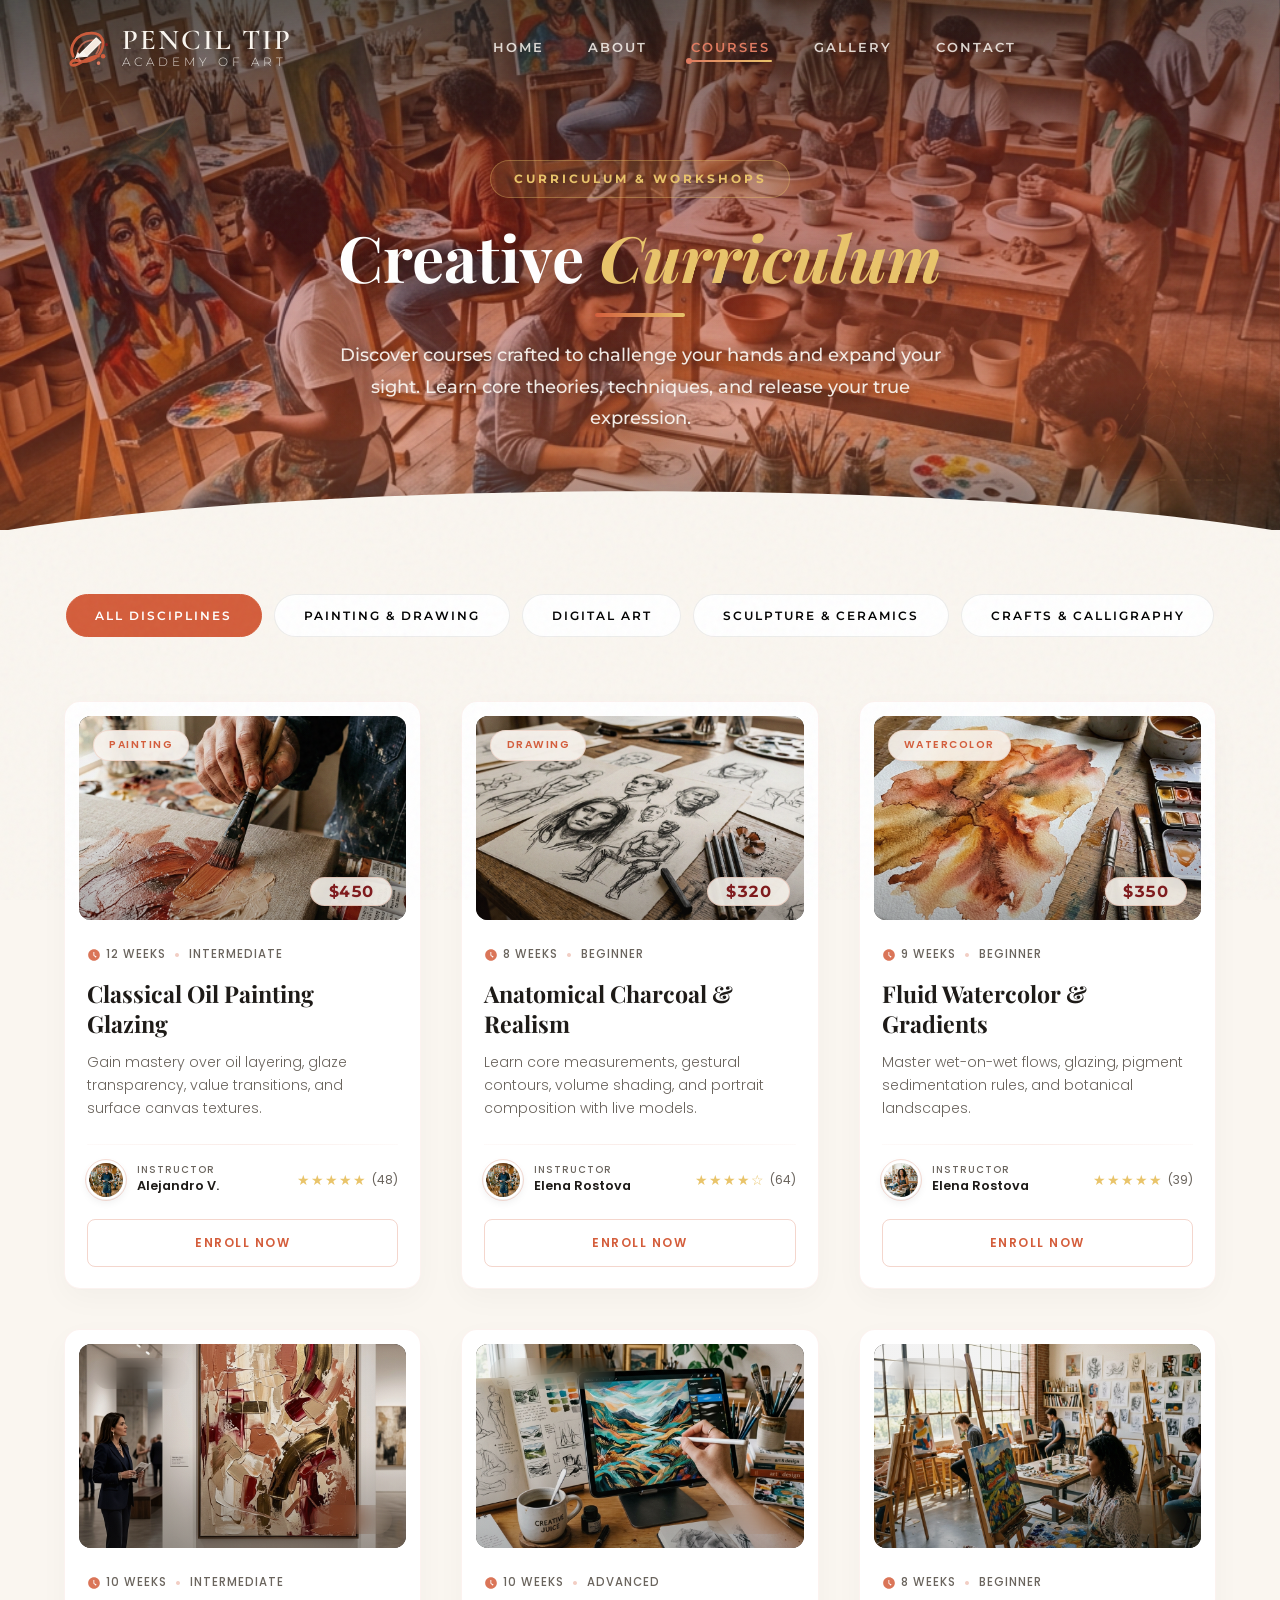
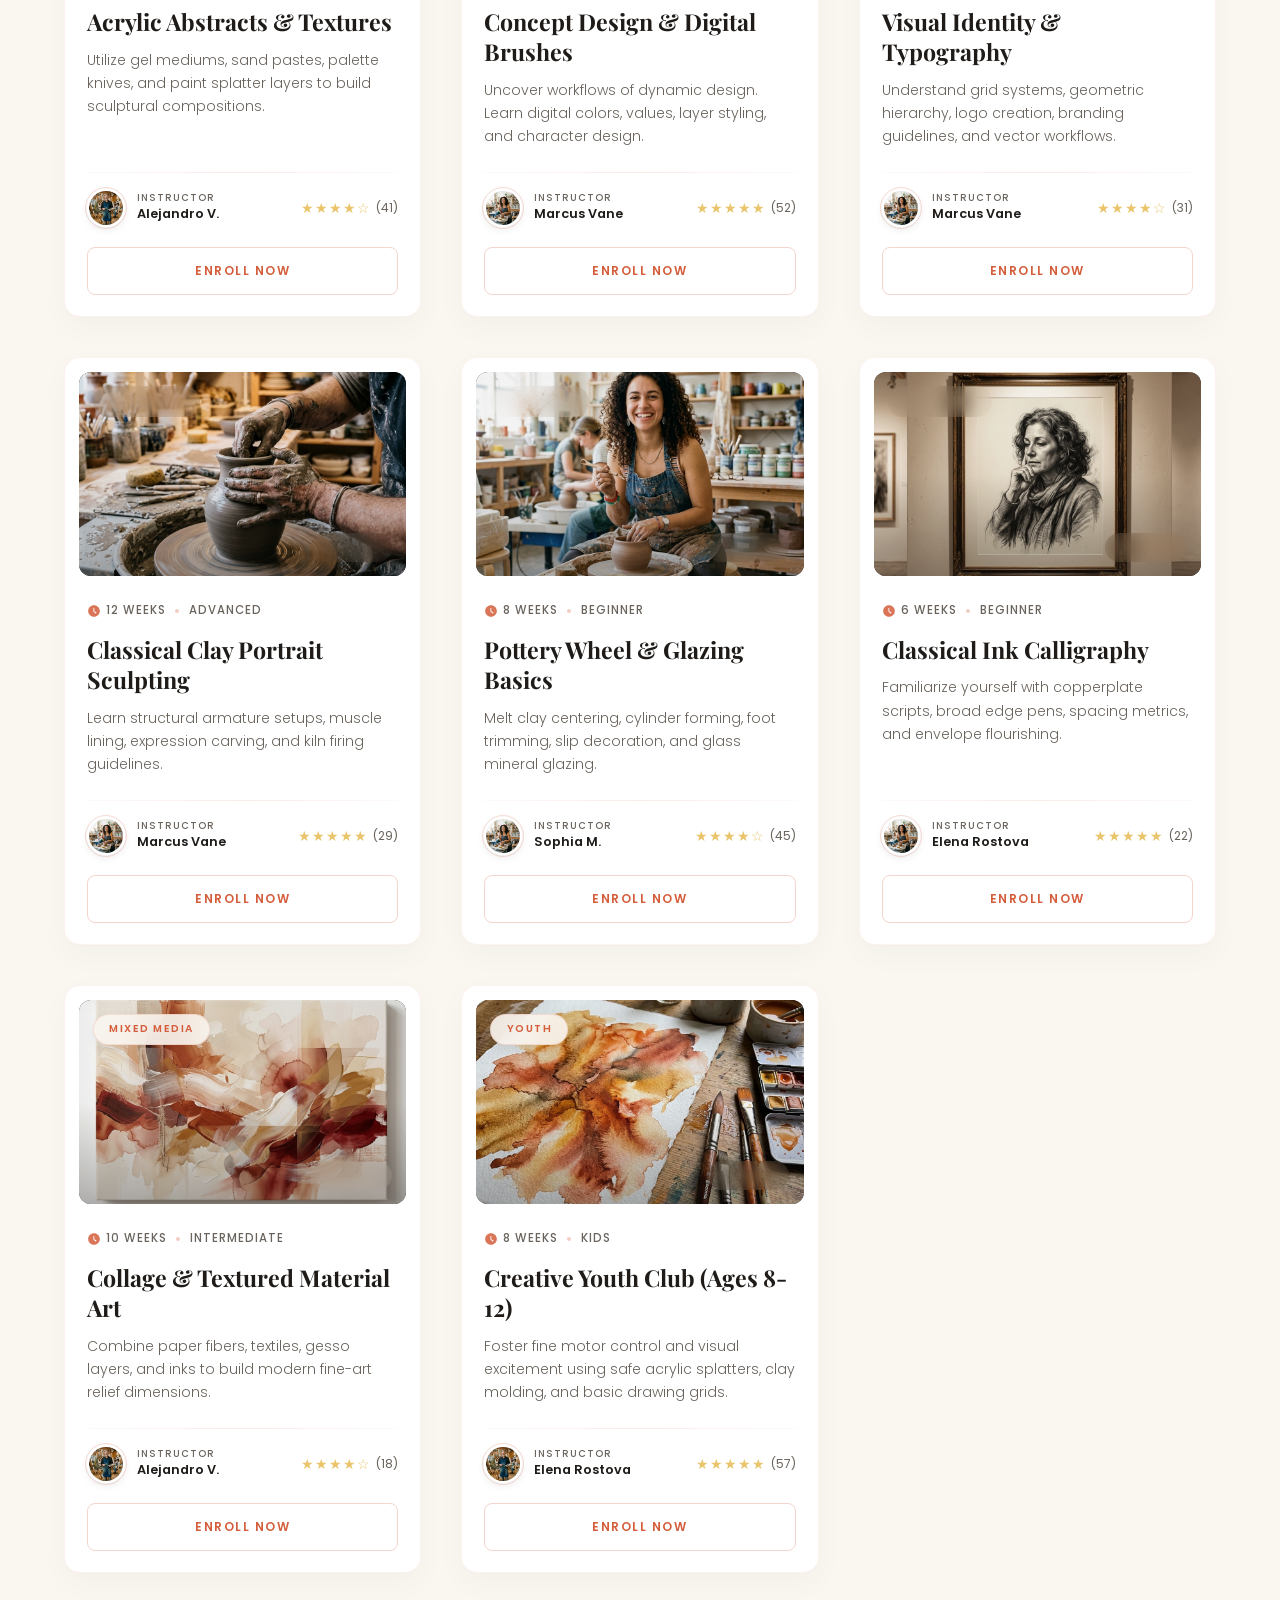
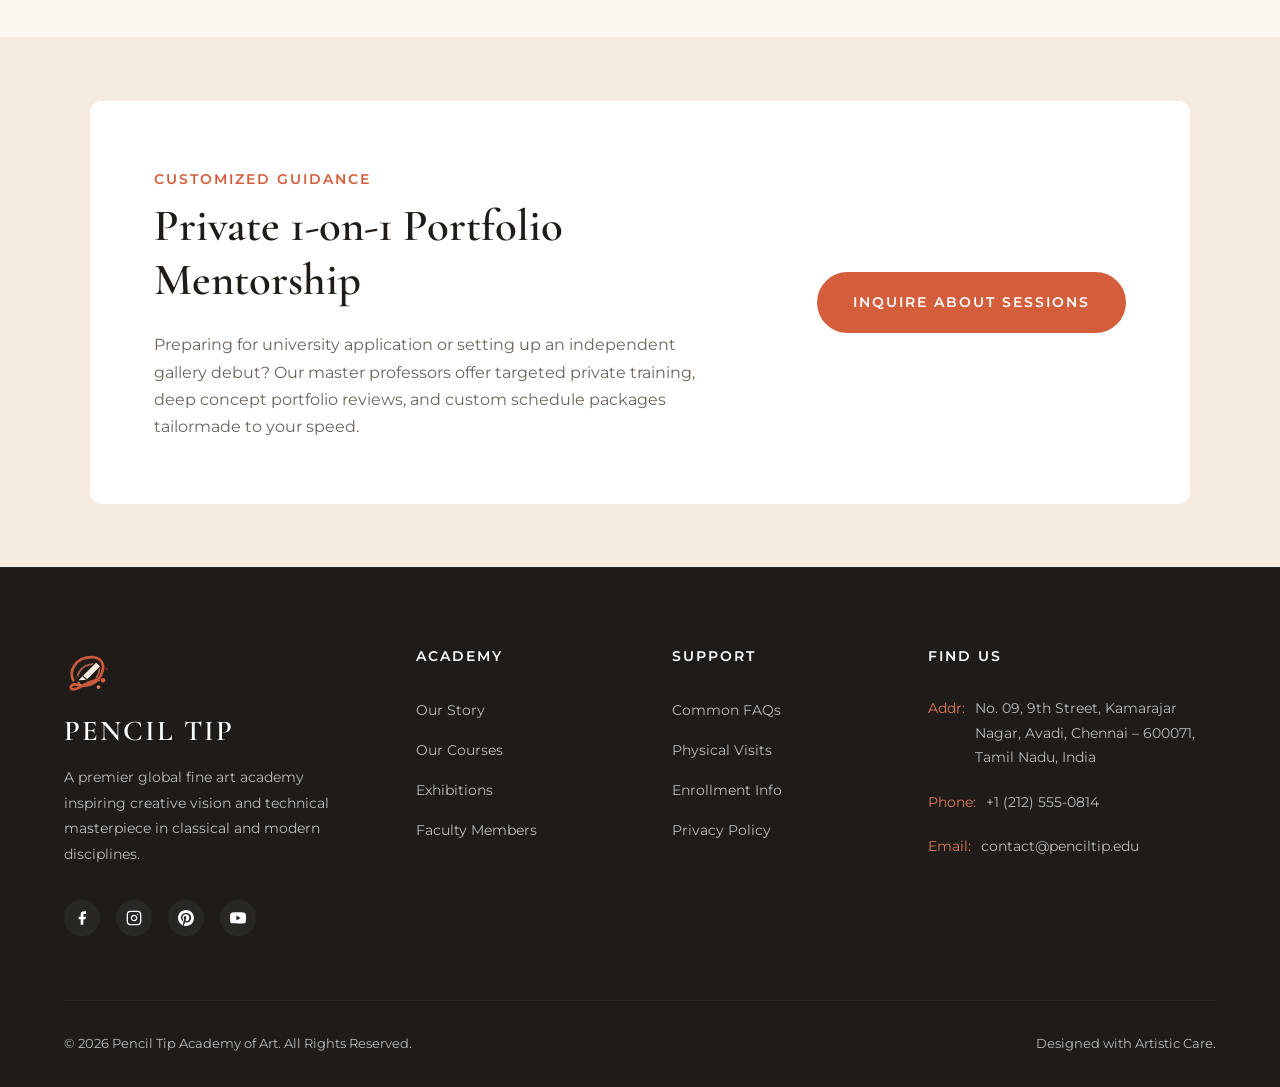
<file: courses.html>
﻿<!DOCTYPE html>
<html lang="en">
<head>
  <meta charset="UTF-8">
  <meta name="viewport" content="width=device-width, initial-scale=1.0">
  <meta name="description" content="Explore our curriculum of fine arts and design at Pencil Tip. We offer expert classes in sketching, oil painting, watercolor, ceramics, digital art, and children's craft.">
  <title>Our Courses & Workshops | Pencil Tip Academy of Art</title>
  <!-- Favicon -->
  <link rel="icon" type="image/svg+xml" href="images/favicon.svg">
  <!-- Main Stylesheet -->
  <link rel="stylesheet" href="css/style.css">
</head>
<body>

  <!-- ==========================================
       HEADER / NAVIGATION
       ========================================== -->
  <header class="inner-header">
    <div class="nav-container">
      <a href="index.html" class="logo" id="headerLogo">
        <div class="logo-icon-wrap">
          <svg class="logo-svg" viewBox="0 0 100 100" xmlns="http://www.w3.org/2000/svg">
            <path d="M20 70 C 10 50, 25 20, 60 20 C 85 20, 90 40, 80 60 C 70 80, 45 85, 30 80 C 15 75, 10 90, 20 90 C 35 90, 50 70, 75 70" fill="none" stroke="var(--brand-primary)" stroke-width="6" stroke-linecap="round" opacity="0.95"/>
            <path d="M35 80 C 20 65, 35 35, 65 35 C 80 35, 80 50, 70 65" fill="none" stroke="var(--brand-secondary)" stroke-width="4" stroke-linecap="round" opacity="0.75"/>
            <polygon points="70,30 80,40 50,70 40,60" fill="var(--bg-secondary)" stroke="var(--text-dark)" stroke-width="2.5" stroke-linejoin="round"/>
            <polygon points="50,70 40,60 28,72" fill="#FAF6F0" stroke="var(--text-dark)" stroke-width="2.5" stroke-linejoin="round"/>
            <polygon points="34,66 30,62 24,76" fill="var(--text-dark)" stroke="var(--text-dark)" stroke-width="1.5" stroke-linejoin="round"/>
            <circle cx="85" cy="70" r="5" fill="var(--brand-primary)"/>
            <circle cx="75" cy="85" r="4" fill="var(--brand-secondary)"/>
            <circle cx="92" cy="45" r="3.5" fill="var(--accent)"/>
          </svg>
        </div>
        <div class="logo-text">Pencil Tip<span>Academy of Art</span></div>
      </a>
      <ul class="nav-menu" id="navMenu">
        <li><a href="index.html" class="nav-link">Home</a></li>
        <li><a href="about.html" class="nav-link">About</a></li>
        <li><a href="courses.html" class="nav-link">Courses</a></li>
        <li><a href="gallery.html" class="nav-link">Gallery</a></li>
        <li><a href="contact.html" class="nav-link">Contact</a></li>
      </ul>
      <div class="hamburger" id="hamburgerMenu">
        <span></span>
        <span></span>
        <span></span>
      </div>
      <!-- Mobile Navigation Drawer -->
      <div class="mob-nav-dropdown" id="mobNavDropdown">
        <button class="mob-close-btn" id="mobCloseBtn" aria-label="Close menu">
          <svg viewBox="0 0 24 24" fill="none" xmlns="http://www.w3.org/2000/svg">
            <path d="M18 6L6 18M6 6L18 18" stroke="currentColor" stroke-width="2.5" stroke-linecap="round" stroke-linejoin="round"/>
          </svg>
        </button>
        <ul class="mob-dropdown-links">
          <li><a href="index.html" class="mob-dropdown-link nav-link">Home</a></li>
          <li><a href="about.html" class="mob-dropdown-link nav-link">About</a></li>
          <li><a href="courses.html" class="mob-dropdown-link nav-link">Courses</a></li>
          <li><a href="gallery.html" class="mob-dropdown-link nav-link">Gallery</a></li>
          <li><a href="contact.html" class="mob-dropdown-link nav-link">Contact</a></li>
        </ul>
      </div>
    </div>
  </header>
  <!-- Mobile Nav Overlay -->
  <div class="nav-overlay" id="navOverlay"></div>

  <!-- ==========================================
       INNER PAGE HERO — COURSES
       ========================================== -->
  <section class="inner-hero courses-hero" id="coursesHero">
    <!-- Decorative corner geometric SVG art -->
    <svg class="inner-hero-art top-left" width="160" height="160" viewBox="0 0 160 160" fill="none" xmlns="http://www.w3.org/2000/svg">
      <path d="M20 80 Q50 20 80 80 Q110 140 140 80" stroke="#E9C46A" stroke-width="2" fill="none" stroke-linecap="round"/>
      <path d="M20 100 Q50 40 80 100 Q110 160 140 100" stroke="#D45D3B" stroke-width="1.2" fill="none" stroke-linecap="round" opacity="0.6"/>
      <circle cx="30" cy="30" r="10" stroke="#E07A5F" stroke-width="1.5" fill="none"/>
      <circle cx="130" cy="30" r="7" stroke="#FAF6F0" stroke-width="1" fill="none" opacity="0.7"/>
      <rect x="60" y="10" width="40" height="4" rx="2" fill="#E9C46A" opacity="0.5"/>
    </svg>
    <svg class="inner-hero-art bottom-right" width="160" height="160" viewBox="0 0 160 160" fill="none" xmlns="http://www.w3.org/2000/svg">
      <polygon points="80,10 150,130 10,130" stroke="#E9C46A" stroke-width="1.5" fill="none" stroke-dasharray="7 5"/>
      <polygon points="80,35 130,110 30,110" stroke="#D45D3B" stroke-width="1" fill="none" opacity="0.5"/>
      <circle cx="80" cy="80" r="15" stroke="#FAF6F0" stroke-width="1" fill="none" opacity="0.4"/>
    </svg>
    <!-- Main text content -->
    <div class="inner-hero-content">
      <span class="inner-hero-tag">Curriculum & Workshops</span>
      <h1>Creative <span>Curriculum</span></h1>
      <span class="inner-hero-divider"></span>
      <p>Discover courses crafted to challenge your hands and expand your sight. Learn core theories, techniques, and release your true expression.</p>
    </div>
    <!-- Curved wave transition -->
    <div class="inner-hero-wave">
      <svg viewBox="0 0 1440 60" preserveAspectRatio="none" xmlns="http://www.w3.org/2000/svg">
        <path d="M0,60 C360,0 1080,0 1440,60 L1440,60 L0,60 Z" fill="#FAF6F0"/>
      </svg>
    </div>
  </section>

  <!-- ==========================================
       COURSES DIRECTORY SECTION
       ========================================== -->
  <section class="section-padding courses-section">
    <!-- Category Filtering -->
    <div class="filter-container reveal">
      <button class="filter-btn active" data-filter="all">All Disciplines</button>
      <button class="filter-btn" data-filter="painting-drawing">Painting & Drawing</button>
      <button class="filter-btn" data-filter="digital-art">Digital Art</button>
      <button class="filter-btn" data-filter="sculpture-clay">Sculpture & Ceramics</button>
      <button class="filter-btn" data-filter="crafts-calligraphy">Crafts & Calligraphy</button>
    </div>

    <!-- Course Cards Grid -->
    <div class="courses-grid">
      <!-- Course 1: Oil Painting -->
      <div class="course-card reveal" data-category="painting-drawing">
        <div class="course-img-container">
          <div class="course-img-wrapper">
            <img src="images/course_oil.png" alt="Detail of brush blending oil paint canvas">
            <div class="course-img-overlay"></div>
          </div>
          <span class="course-tag">Painting</span>
          <div class="course-price-badge">
            <span class="price-amount">$450</span>
          </div>
        </div>
        <div class="course-content">
          <div class="course-header-meta">
            <span>
              <svg class="meta-icon" width="14" height="14" fill="currentColor" viewBox="0 0 24 24">
                <path d="M11.99 2C6.47 2 2 6.48 2 12s4.47 10 9.99 10C17.52 22 22 17.52 22 12S17.52 2 11.99 2zm3.3 14.88L11 13V7h1.5v5.25l3.85 2.22-.76 1.41z" />
              </svg>
              12 Weeks
            </span>
            <span class="meta-separator">•</span>
            <span>Intermediate</span>
          </div>
          <h3 class="course-title">Classical Oil Painting Glazing</h3>
          <p class="course-description">Gain mastery over oil layering, glaze transparency, value transitions, and surface canvas textures.</p>
          <div class="course-footer-divider"></div>
          <div class="course-footer">
            <div class="course-instructor">
              <div class="instructor-avatar-wrapper">
                <img src="images/faculty_1.png" alt="Alejandro V." class="instructor-avatar">
                <div class="avatar-ring"></div>
              </div>
              <div class="instructor-info">
                <span class="instructor-label">Instructor</span>
                <span class="instructor-name">Alejandro V.</span>
              </div>
            </div>
            <div class="course-rating-wrapper">
              <div class="course-rating">
                <span class="stars-gold">&#9733;&#9733;&#9733;&#9733;&#9733;</span>
                <span class="rating-count">(48)</span>
              </div>
            </div>
          </div>
          <div class="course-enroll-container">
            <a href="contact.html?course=oil" class="btn-enroll">Enroll Now</a>
          </div>
        </div>
      </div>

      <!-- Course 2: Charcoal Sketching -->
      <div class="course-card reveal" data-category="painting-drawing">
        <div class="course-img-container">
          <div class="course-img-wrapper">
            <img src="images/course_sketch.png" alt="Fine art charcoal portrait rendering">
            <div class="course-img-overlay"></div>
          </div>
          <span class="course-tag">Drawing</span>
          <div class="course-price-badge">
            <span class="price-amount">$320</span>
          </div>
        </div>
        <div class="course-content">
          <div class="course-header-meta">
            <span>
              <svg class="meta-icon" width="14" height="14" fill="currentColor" viewBox="0 0 24 24">
                <path d="M11.99 2C6.47 2 2 6.48 2 12s4.47 10 9.99 10C17.52 22 22 17.52 22 12S17.52 2 11.99 2zm3.3 14.88L11 13V7h1.5v5.25l3.85 2.22-.76 1.41z" />
              </svg>
              8 Weeks
            </span>
            <span class="meta-separator">•</span>
            <span>Beginner</span>
          </div>
          <h3 class="course-title">Anatomical Charcoal & Realism</h3>
          <p class="course-description">Learn core measurements, gestural contours, volume shading, and portrait composition with live models.</p>
          <div class="course-footer-divider"></div>
          <div class="course-footer">
            <div class="course-instructor">
              <div class="instructor-avatar-wrapper">
                <img src="images/faculty_1.png" alt="Elena Rostova" class="instructor-avatar">
                <div class="avatar-ring"></div>
              </div>
              <div class="instructor-info">
                <span class="instructor-label">Instructor</span>
                <span class="instructor-name">Elena Rostova</span>
              </div>
            </div>
            <div class="course-rating-wrapper">
              <div class="course-rating">
                <span class="stars-gold">&#9733;&#9733;&#9733;&#9733;&#9734;</span>
                <span class="rating-count">(64)</span>
              </div>
            </div>
          </div>
          <div class="course-enroll-container">
            <a href="contact.html?course=charcoal" class="btn-enroll">Enroll Now</a>
          </div>
        </div>
      </div>

      <!-- Course 3: Watercolor Wash -->
      <div class="course-card reveal" data-category="painting-drawing">
        <div class="course-img-container">
          <div class="course-img-wrapper">
            <img src="images/course_watercolor.png" alt="Warm watercolor palette washes">
            <div class="course-img-overlay"></div>
          </div>
          <span class="course-tag">Watercolor</span>
          <div class="course-price-badge">
            <span class="price-amount">$350</span>
          </div>
        </div>
        <div class="course-content">
          <div class="course-header-meta">
            <span>
              <svg class="meta-icon" width="14" height="14" fill="currentColor" viewBox="0 0 24 24">
                <path d="M11.99 2C6.47 2 2 6.48 2 12s4.47 10 9.99 10C17.52 22 22 17.52 22 12S17.52 2 11.99 2zm3.3 14.88L11 13V7h1.5v5.25l3.85 2.22-.76 1.41z" />
              </svg>
              9 Weeks
            </span>
            <span class="meta-separator">•</span>
            <span>Beginner</span>
          </div>
          <h3 class="course-title">Fluid Watercolor & Gradients</h3>
          <p class="course-description">Master wet-on-wet flows, glazing, pigment sedimentation rules, and botanical landscapes.</p>
          <div class="course-footer-divider"></div>
          <div class="course-footer">
            <div class="course-instructor">
              <div class="instructor-avatar-wrapper">
                <img src="images/faculty_2.png" alt="Elena Rostova" class="instructor-avatar">
                <div class="avatar-ring"></div>
              </div>
              <div class="instructor-info">
                <span class="instructor-label">Instructor</span>
                <span class="instructor-name">Elena Rostova</span>
              </div>
            </div>
            <div class="course-rating-wrapper">
              <div class="course-rating">
                <span class="stars-gold">&#9733;&#9733;&#9733;&#9733;&#9733;</span>
                <span class="rating-count">(39)</span>
              </div>
            </div>
          </div>
          <div class="course-enroll-container">
            <a href="contact.html?course=watercolor" class="btn-enroll">Enroll Now</a>
          </div>
        </div>
      </div>

      <!-- Course 4: Acrylic Abstract -->
      <div class="course-card reveal" data-category="painting-drawing">
        <div class="course-img-container">
          <div class="course-img-wrapper">
            <img src="images/gallery_abstract.png" alt="Terracotta abstract paint strokes">
            <div class="course-img-overlay"></div>
          </div>
          <span class="course-tag">Acrylics</span>
          <div class="course-price-badge">
            <span class="price-amount">$400</span>
          </div>
        </div>
        <div class="course-content">
          <div class="course-header-meta">
            <span>
              <svg class="meta-icon" width="14" height="14" fill="currentColor" viewBox="0 0 24 24">
                <path d="M11.99 2C6.47 2 2 6.48 2 12s4.47 10 9.99 10C17.52 22 22 17.52 22 12S17.52 2 11.99 2zm3.3 14.88L11 13V7h1.5v5.25l3.85 2.22-.76 1.41z" />
              </svg>
              10 Weeks
            </span>
            <span class="meta-separator">•</span>
            <span>Intermediate</span>
          </div>
          <h3 class="course-title">Acrylic Abstracts & Textures</h3>
          <p class="course-description">Utilize gel mediums, sand pastes, palette knives, and paint splatter layers to build sculptural compositions.</p>
          <div class="course-footer-divider"></div>
          <div class="course-footer">
            <div class="course-instructor">
              <div class="instructor-avatar-wrapper">
                <img src="images/faculty_1.png" alt="Alejandro V." class="instructor-avatar">
                <div class="avatar-ring"></div>
              </div>
              <div class="instructor-info">
                <span class="instructor-label">Instructor</span>
                <span class="instructor-name">Alejandro V.</span>
              </div>
            </div>
            <div class="course-rating-wrapper">
              <div class="course-rating">
                <span class="stars-gold">&#9733;&#9733;&#9733;&#9733;&#9734;</span>
                <span class="rating-count">(41)</span>
              </div>
            </div>
          </div>
          <div class="course-enroll-container">
            <a href="contact.html?course=acrylic" class="btn-enroll">Enroll Now</a>
          </div>
        </div>
      </div>

      <!-- Course 5: Digital Illustration -->
      <div class="course-card reveal" data-category="digital-art">
        <div class="course-img-container">
          <div class="course-img-wrapper">
            <img src="images/course_digital.png" alt="Tablet design workspace landscape art">
            <div class="course-img-overlay"></div>
          </div>
          <span class="course-tag">Illustration</span>
          <div class="course-price-badge">
            <span class="price-amount">$480</span>
          </div>
        </div>
        <div class="course-content">
          <div class="course-header-meta">
            <span>
              <svg class="meta-icon" width="14" height="14" fill="currentColor" viewBox="0 0 24 24">
                <path d="M11.99 2C6.47 2 2 6.48 2 12s4.47 10 9.99 10C17.52 22 22 17.52 22 12S17.52 2 11.99 2zm3.3 14.88L11 13V7h1.5v5.25l3.85 2.22-.76 1.41z" />
              </svg>
              10 Weeks
            </span>
            <span class="meta-separator">•</span>
            <span>Advanced</span>
          </div>
          <h3 class="course-title">Concept Design & Digital Brushes</h3>
          <p class="course-description">Uncover workflows of dynamic design. Learn digital colors, values, layer styling, and character design.</p>
          <div class="course-footer-divider"></div>
          <div class="course-footer">
            <div class="course-instructor">
              <div class="instructor-avatar-wrapper">
                <img src="images/faculty_2.png" alt="Marcus Vane" class="instructor-avatar">
                <div class="avatar-ring"></div>
              </div>
              <div class="instructor-info">
                <span class="instructor-label">Instructor</span>
                <span class="instructor-name">Marcus Vane</span>
              </div>
            </div>
            <div class="course-rating-wrapper">
              <div class="course-rating">
                <span class="stars-gold">&#9733;&#9733;&#9733;&#9733;&#9733;</span>
                <span class="rating-count">(52)</span>
              </div>
            </div>
          </div>
          <div class="course-enroll-container">
            <a href="contact.html?course=digital" class="btn-enroll">Enroll Now</a>
          </div>
        </div>
      </div>

      <!-- Course 6: Graphic Design Foundations -->
      <div class="course-card reveal" data-category="digital-art">
        <div class="course-img-container">
          <div class="course-img-wrapper">
            <img src="images/studio_interior.png" alt="Bright design studio workspace">
            <div class="course-img-overlay"></div>
          </div>
          <span class="course-tag">Design</span>
          <div class="course-price-badge">
            <span class="price-amount">$420</span>
          </div>
        </div>
        <div class="course-content">
          <div class="course-header-meta">
            <span>
              <svg class="meta-icon" width="14" height="14" fill="currentColor" viewBox="0 0 24 24">
                <path d="M11.99 2C6.47 2 2 6.48 2 12s4.47 10 9.99 10C17.52 22 22 17.52 22 12S17.52 2 11.99 2zm3.3 14.88L11 13V7h1.5v5.25l3.85 2.22-.76 1.41z" />
              </svg>
              8 Weeks
            </span>
            <span class="meta-separator">•</span>
            <span>Beginner</span>
          </div>
          <h3 class="course-title">Visual Identity & Typography</h3>
          <p class="course-description">Understand grid systems, geometric hierarchy, logo creation, branding guidelines, and vector workflows.</p>
          <div class="course-footer-divider"></div>
          <div class="course-footer">
            <div class="course-instructor">
              <div class="instructor-avatar-wrapper">
                <img src="images/faculty_2.png" alt="Marcus Vane" class="instructor-avatar">
                <div class="avatar-ring"></div>
              </div>
              <div class="instructor-info">
                <span class="instructor-label">Instructor</span>
                <span class="instructor-name">Marcus Vane</span>
              </div>
            </div>
            <div class="course-rating-wrapper">
              <div class="course-rating">
                <span class="stars-gold">&#9733;&#9733;&#9733;&#9733;&#9734;</span>
                <span class="rating-count">(31)</span>
              </div>
            </div>
          </div>
          <div class="course-enroll-container">
            <a href="contact.html?course=design" class="btn-enroll">Enroll Now</a>
          </div>
        </div>
      </div>

      <!-- Course 7: Sculpture -->
      <div class="course-card reveal" data-category="sculpture-clay">
        <div class="course-img-container">
          <div class="course-img-wrapper">
            <img src="images/course_sculpture.png" alt="Hands forming wet clay sculpture shape">
            <div class="course-img-overlay"></div>
          </div>
          <span class="course-tag">Sculpting</span>
          <div class="course-price-badge">
            <span class="price-amount">$500</span>
          </div>
        </div>
        <div class="course-content">
          <div class="course-header-meta">
            <span>
              <svg class="meta-icon" width="14" height="14" fill="currentColor" viewBox="0 0 24 24">
                <path d="M11.99 2C6.47 2 2 6.48 2 12s4.47 10 9.99 10C17.52 22 22 17.52 22 12S17.52 2 11.99 2zm3.3 14.88L11 13V7h1.5v5.25l3.85 2.22-.76 1.41z" />
              </svg>
              12 Weeks
            </span>
            <span class="meta-separator">•</span>
            <span>Advanced</span>
          </div>
          <h3 class="course-title">Classical Clay Portrait Sculpting</h3>
          <p class="course-description">Learn structural armature setups, muscle lining, expression carving, and kiln firing guidelines.</p>
          <div class="course-footer-divider"></div>
          <div class="course-footer">
            <div class="course-instructor">
              <div class="instructor-avatar-wrapper">
                <img src="images/faculty_2.png" alt="Marcus Vane" class="instructor-avatar">
                <div class="avatar-ring"></div>
              </div>
              <div class="instructor-info">
                <span class="instructor-label">Instructor</span>
                <span class="instructor-name">Marcus Vane</span>
              </div>
            </div>
            <div class="course-rating-wrapper">
              <div class="course-rating">
                <span class="stars-gold">&#9733;&#9733;&#9733;&#9733;&#9733;</span>
                <span class="rating-count">(29)</span>
              </div>
            </div>
          </div>
          <div class="course-enroll-container">
            <a href="contact.html?course=sculpture" class="btn-enroll">Enroll Now</a>
          </div>
        </div>
      </div>

      <!-- Course 8: Ceramics -->
      <div class="course-card reveal" data-category="sculpture-clay">
        <div class="course-img-container">
          <div class="course-img-wrapper">
            <img src="images/faculty_2.png" alt="Artist working pottery spinning wheel">
            <div class="course-img-overlay"></div>
          </div>
          <span class="course-tag">Ceramics</span>
          <div class="course-price-badge">
            <span class="price-amount">$380</span>
          </div>
        </div>
        <div class="course-content">
          <div class="course-header-meta">
            <span>
              <svg class="meta-icon" width="14" height="14" fill="currentColor" viewBox="0 0 24 24">
                <path d="M11.99 2C6.47 2 2 6.48 2 12s4.47 10 9.99 10C17.52 22 22 17.52 22 12S17.52 2 11.99 2zm3.3 14.88L11 13V7h1.5v5.25l3.85 2.22-.76 1.41z" />
              </svg>
              8 Weeks
            </span>
            <span class="meta-separator">•</span>
            <span>Beginner</span>
          </div>
          <h3 class="course-title">Pottery Wheel & Glazing Basics</h3>
          <p class="course-description">Melt clay centering, cylinder forming, foot trimming, slip decoration, and glass mineral glazing.</p>
          <div class="course-footer-divider"></div>
          <div class="course-footer">
            <div class="course-instructor">
              <div class="instructor-avatar-wrapper">
                <img src="images/faculty_2.png" alt="Sophia Mitchell" class="instructor-avatar">
                <div class="avatar-ring"></div>
              </div>
              <div class="instructor-info">
                <span class="instructor-label">Instructor</span>
                <span class="instructor-name">Sophia M.</span>
              </div>
            </div>
            <div class="course-rating-wrapper">
              <div class="course-rating">
                <span class="stars-gold">&#9733;&#9733;&#9733;&#9733;&#9734;</span>
                <span class="rating-count">(45)</span>
              </div>
            </div>
          </div>
          <div class="course-enroll-container">
            <a href="contact.html?course=ceramics" class="btn-enroll">Enroll Now</a>
          </div>
        </div>
      </div>

      <!-- Course 9: Calligraphy -->
      <div class="course-card reveal" data-category="crafts-calligraphy">
        <div class="course-img-container">
          <div class="course-img-wrapper">
            <img src="images/gallery_portrait.png" alt="Ink strokes sketch portrait frame">
            <div class="course-img-overlay"></div>
          </div>
          <span class="course-tag">Lettering</span>
          <div class="course-price-badge">
            <span class="price-amount">$290</span>
          </div>
        </div>
        <div class="course-content">
          <div class="course-header-meta">
            <span>
              <svg class="meta-icon" width="14" height="14" fill="currentColor" viewBox="0 0 24 24">
                <path d="M11.99 2C6.47 2 2 6.48 2 12s4.47 10 9.99 10C17.52 22 22 17.52 22 12S17.52 2 11.99 2zm3.3 14.88L11 13V7h1.5v5.25l3.85 2.22-.76 1.41z" />
              </svg>
              6 Weeks
            </span>
            <span class="meta-separator">•</span>
            <span>Beginner</span>
          </div>
          <h3 class="course-title">Classical Ink Calligraphy</h3>
          <p class="course-description">Familiarize yourself with copperplate scripts, broad edge pens, spacing metrics, and envelope flourishing.</p>
          <div class="course-footer-divider"></div>
          <div class="course-footer">
            <div class="course-instructor">
              <div class="instructor-avatar-wrapper">
                <img src="images/faculty_2.png" alt="Elena Rostova" class="instructor-avatar">
                <div class="avatar-ring"></div>
              </div>
              <div class="instructor-info">
                <span class="instructor-label">Instructor</span>
                <span class="instructor-name">Elena Rostova</span>
              </div>
            </div>
            <div class="course-rating-wrapper">
              <div class="course-rating">
                <span class="stars-gold">&#9733;&#9733;&#9733;&#9733;&#9733;</span>
                <span class="rating-count">(22)</span>
              </div>
            </div>
          </div>
          <div class="course-enroll-container">
            <a href="contact.html?course=calligraphy" class="btn-enroll">Enroll Now</a>
          </div>
        </div>
      </div>

      <!-- Course 10: Mixed Media -->
      <div class="course-card reveal" data-category="crafts-calligraphy">
        <div class="course-img-container">
          <div class="course-img-wrapper">
            <img src="images/hero_art.png" alt="Art school colorful abstract layered paint">
            <div class="course-img-overlay"></div>
          </div>
          <span class="course-tag">Mixed Media</span>
          <div class="course-price-badge">
            <span class="price-amount">$410</span>
          </div>
        </div>
        <div class="course-content">
          <div class="course-header-meta">
            <span>
              <svg class="meta-icon" width="14" height="14" fill="currentColor" viewBox="0 0 24 24">
                <path d="M11.99 2C6.47 2 2 6.48 2 12s4.47 10 9.99 10C17.52 22 22 17.52 22 12S17.52 2 11.99 2zm3.3 14.88L11 13V7h1.5v5.25l3.85 2.22-.76 1.41z" />
              </svg>
              10 Weeks
            </span>
            <span class="meta-separator">•</span>
            <span>Intermediate</span>
          </div>
          <h3 class="course-title">Collage & Textured Material Art</h3>
          <p class="course-description">Combine paper fibers, textiles, gesso layers, and inks to build modern fine-art relief dimensions.</p>
          <div class="course-footer-divider"></div>
          <div class="course-footer">
            <div class="course-instructor">
              <div class="instructor-avatar-wrapper">
                <img src="images/faculty_1.png" alt="Alejandro V." class="instructor-avatar">
                <div class="avatar-ring"></div>
              </div>
              <div class="instructor-info">
                <span class="instructor-label">Instructor</span>
                <span class="instructor-name">Alejandro V.</span>
              </div>
            </div>
            <div class="course-rating-wrapper">
              <div class="course-rating">
                <span class="stars-gold">&#9733;&#9733;&#9733;&#9733;&#9734;</span>
                <span class="rating-count">(18)</span>
              </div>
            </div>
          </div>
          <div class="course-enroll-container">
            <a href="contact.html?course=mixedmedia" class="btn-enroll">Enroll Now</a>
          </div>
        </div>
      </div>

      <!-- Course 11: Children's Art -->
      <div class="course-card reveal" data-category="crafts-calligraphy">
        <div class="course-img-container">
          <div class="course-img-wrapper">
            <img src="images/course_watercolor.png" alt="Watercolor bright pigment paints flow">
            <div class="course-img-overlay"></div>
          </div>
          <span class="course-tag">Youth</span>
          <div class="course-price-badge">
            <span class="price-amount">$250</span>
          </div>
        </div>
        <div class="course-content">
          <div class="course-header-meta">
            <span>
              <svg class="meta-icon" width="14" height="14" fill="currentColor" viewBox="0 0 24 24">
                <path d="M11.99 2C6.47 2 2 6.48 2 12s4.47 10 9.99 10C17.52 22 22 17.52 22 12S17.52 2 11.99 2zm3.3 14.88L11 13V7h1.5v5.25l3.85 2.22-.76 1.41z" />
              </svg>
              8 Weeks
            </span>
            <span class="meta-separator">•</span>
            <span>Kids</span>
          </div>
          <h3 class="course-title">Creative Youth Club (Ages 8-12)</h3>
          <p class="course-description">Foster fine motor control and visual excitement using safe acrylic splatters, clay molding, and basic drawing grids.</p>
          <div class="course-footer-divider"></div>
          <div class="course-footer">
            <div class="course-instructor">
              <div class="instructor-avatar-wrapper">
                <img src="images/faculty_1.png" alt="Elena Rostova" class="instructor-avatar">
                <div class="avatar-ring"></div>
              </div>
              <div class="instructor-info">
                <span class="instructor-label">Instructor</span>
                <span class="instructor-name">Elena Rostova</span>
              </div>
            </div>
            <div class="course-rating-wrapper">
              <div class="course-rating">
                <span class="stars-gold">&#9733;&#9733;&#9733;&#9733;&#9733;</span>
                <span class="rating-count">(57)</span>
              </div>
            </div>
          </div>
          <div class="course-enroll-container">
            <a href="contact.html?course=children" class="btn-enroll">Enroll Now</a>
          </div>
        </div>
      </div>
    </div>
    </div>
  </section>

  <!-- ==========================================
       PRIVATE TUTORING DETAILS BANNER
       ========================================== -->
  <section class="section-padding mentorship-section" style="background-color: var(--bg-secondary);">
    <div class="mentorship-container reveal">
      <div class="mentorship-text">
        <span style="color: var(--brand-primary); font-weight:600; text-transform:uppercase; letter-spacing: 2px; font-size:0.85rem;">Customized Guidance</span>
        <h2>Private 1-on-1 Portfolio Mentorship</h2>
        <p style="color: var(--text-light); margin-bottom: 0;">Preparing for university application or setting up an independent gallery debut? Our master professors offer targeted private training, deep concept portfolio reviews, and custom schedule packages tailormade to your speed.</p>
      </div>
      <div class="mentorship-btn-wrap">
        <a href="contact.html?type=private" class="btn btn-primary" id="privateMentoringBtn">Inquire About Sessions</a>
      </div>
    </div>
  </section>

  <!-- ==========================================
       FOOTER
       ========================================== -->
  <footer>
    <div class="footer-grid">
      <div class="footer-brand">
        <div class="logo-icon-wrap" style="margin-bottom: 1.25rem; justify-content: flex-start;">
          <svg class="logo-svg" viewBox="0 0 100 100" xmlns="http://www.w3.org/2000/svg" style="width: 48px; height: 48px;">
            <path d="M20 70 C 10 50, 25 20, 60 20 C 85 20, 90 40, 80 60 C 70 80, 45 85, 30 80 C 15 75, 10 90, 20 90 C 35 90, 50 70, 75 70" fill="none" stroke="var(--brand-primary)" stroke-width="6" stroke-linecap="round" opacity="0.95"/>
            <path d="M35 80 C 20 65, 35 35, 65 35 C 80 35, 80 50, 70 65" fill="none" stroke="var(--brand-secondary)" stroke-width="4" stroke-linecap="round" opacity="0.75"/>
            <polygon points="70,30 80,40 50,70 40,60" fill="var(--bg-secondary)" stroke="var(--text-dark)" stroke-width="2.5" stroke-linejoin="round"/>
            <polygon points="50,70 40,60 28,72" fill="#FAF6F0" stroke="var(--text-dark)" stroke-width="2.5" stroke-linejoin="round"/>
            <polygon points="34,66 30,62 24,76" fill="var(--text-dark)" stroke="var(--text-dark)" stroke-width="1.5" stroke-linejoin="round"/>
            <circle cx="85" cy="70" r="5" fill="var(--brand-primary)"/>
            <circle cx="75" cy="85" r="4" fill="var(--brand-secondary)"/>
            <circle cx="92" cy="45" r="3.5" fill="var(--accent)"/>
          </svg>
        </div>
        <h2 style="font-size: 1.8rem; color: var(--white); margin-bottom: 1rem; font-family: var(--font-serif-cormorant); letter-spacing: 2px;">PENCIL TIP</h2>
        <p>A premier global fine art academy inspiring creative vision and technical masterpiece in classical and modern disciplines.</p>
        <div class="footer-social-links">
          <a href="#" aria-label="Facebook">
            <svg xmlns="http://www.w3.org/2000/svg" width="16" height="16" viewBox="0 0 24 24" fill="currentColor" aria-hidden="true"><path d="M18 2h-3a5 5 0 0 0-5 5v3H7v4h3v8h4v-8h3l1-4h-4V7a1 1 0 0 1 1-1h3z"/></svg>
          </a>
          <a href="#" aria-label="Instagram">
            <svg xmlns="http://www.w3.org/2000/svg" width="16" height="16" viewBox="0 0 24 24" fill="none" stroke="currentColor" stroke-width="2" stroke-linecap="round" stroke-linejoin="round" aria-hidden="true"><rect x="2" y="2" width="20" height="20" rx="5" ry="5"/><path d="M16 11.37A4 4 0 1 1 12.63 8 4 4 0 0 1 16 11.37z"/><line x1="17.5" y1="6.5" x2="17.51" y2="6.5"/></svg>
          </a>
          <a href="#" aria-label="Pinterest">
            <svg xmlns="http://www.w3.org/2000/svg" width="16" height="16" viewBox="0 0 24 24" fill="currentColor" aria-hidden="true"><path d="M12 0C5.373 0 0 5.373 0 12c0 5.084 3.163 9.426 7.627 11.174-.105-.949-.2-2.405.042-3.441.218-.937 1.407-5.965 1.407-5.965s-.359-.719-.359-1.782c0-1.668.967-2.914 2.171-2.914 1.023 0 1.518.769 1.518 1.69 0 1.029-.655 2.568-.994 3.995-.283 1.194.599 2.169 1.777 2.169 2.133 0 3.772-2.249 3.772-5.495 0-2.873-2.064-4.882-5.012-4.882-3.414 0-5.418 2.561-5.418 5.207 0 1.031.397 2.138.893 2.738a.36.36 0 0 1 .083.345l-.333 1.36c-.053.22-.174.267-.402.161-1.499-.698-2.436-2.889-2.436-4.649 0-3.785 2.75-7.262 7.929-7.262 4.163 0 7.398 2.967 7.398 6.931 0 4.136-2.607 7.464-6.227 7.464-1.216 0-2.359-.632-2.75-1.378l-.748 2.853c-.271 1.043-1.002 2.35-1.492 3.146C9.57 23.812 10.763 24 12 24c6.627 0 12-5.373 12-12S18.627 0 12 0z"/></svg>
          </a>
          <a href="#" aria-label="YouTube">
            <svg xmlns="http://www.w3.org/2000/svg" width="16" height="16" viewBox="0 0 24 24" fill="currentColor" aria-hidden="true"><path fill-rule="evenodd" clip-rule="evenodd" d="M23.498 6.163a3.003 3.003 0 0 0-2.11-2.108C19.52 3.5 12 3.5 12 3.5s-7.52 0-9.388.555A3.002 3.002 0 0 0 .503 6.163C0 8.046 0 12 0 12s0 3.954.503 5.837a3.003 3.003 0 0 0 2.11 2.108C4.48 20.5 12 20.5 12 20.5s7.52 0 9.388-.555a3.003 3.003 0 0 0 2.11-2.108C24 15.954 24 12 24 12s0-3.954-.502-5.837zM9.545 15.568V8.432L15.818 12l-6.273 3.568z"/></svg>
          </a>
        </div>
      </div>

      <div class="footer-navigation">
        <h4 class="footer-heading">Academy</h4>
        <ul class="footer-links">
          <li><a href="about.html">Our Story</a></li>
          <li><a href="courses.html">Our Courses</a></li>
          <li><a href="gallery.html">Exhibitions</a></li>
          <li><a href="about.html#instructors">Faculty Members</a></li>
        </ul>
      </div>

      <div class="footer-support">
        <h4 class="footer-heading">Support</h4>
        <ul class="footer-links">
          <li><a href="about.html#faqs">Common FAQs</a></li>
          <li><a href="contact.html">Physical Visits</a></li>
          <li><a href="contact.html#enroll">Enrollment Info</a></li>
          <li><a href="#">Privacy Policy</a></li>
        </ul>
      </div>

      <div class="footer-contact">
        <h4 class="footer-heading">Find Us</h4>
        <div class="footer-contact-info">
          <p><span>Addr:</span> No. 09, 9th Street, Kamarajar Nagar, Avadi, Chennai – 600071, Tamil Nadu, India</p>
          <p><span>Phone:</span> +1 (212) 555-0814</p>
          <p><span>Email:</span> contact@penciltip.edu</p>
        </div>
      </div>
    </div>

    <div class="footer-bottom">
      <p>&copy; 2026 Pencil Tip Academy of Art. All Rights Reserved.</p>
      <p>Designed with Artistic Care.</p>
    </div>
  </footer>

  <!-- Back to Top Button -->
  <button class="back-to-top" id="backToTop" aria-label="Back to top">
    <svg width="24" height="24" fill="currentColor" viewBox="0 0 24 24">
      <path d="M7.41 15.41L12 10.83l4.59 4.58L18 14l-6-6-6 6z"/>
    </svg>
  </button>

  <!-- Main JavaScript File -->
  <script src="js/main.js"></script>
</body>
</html>
</file>
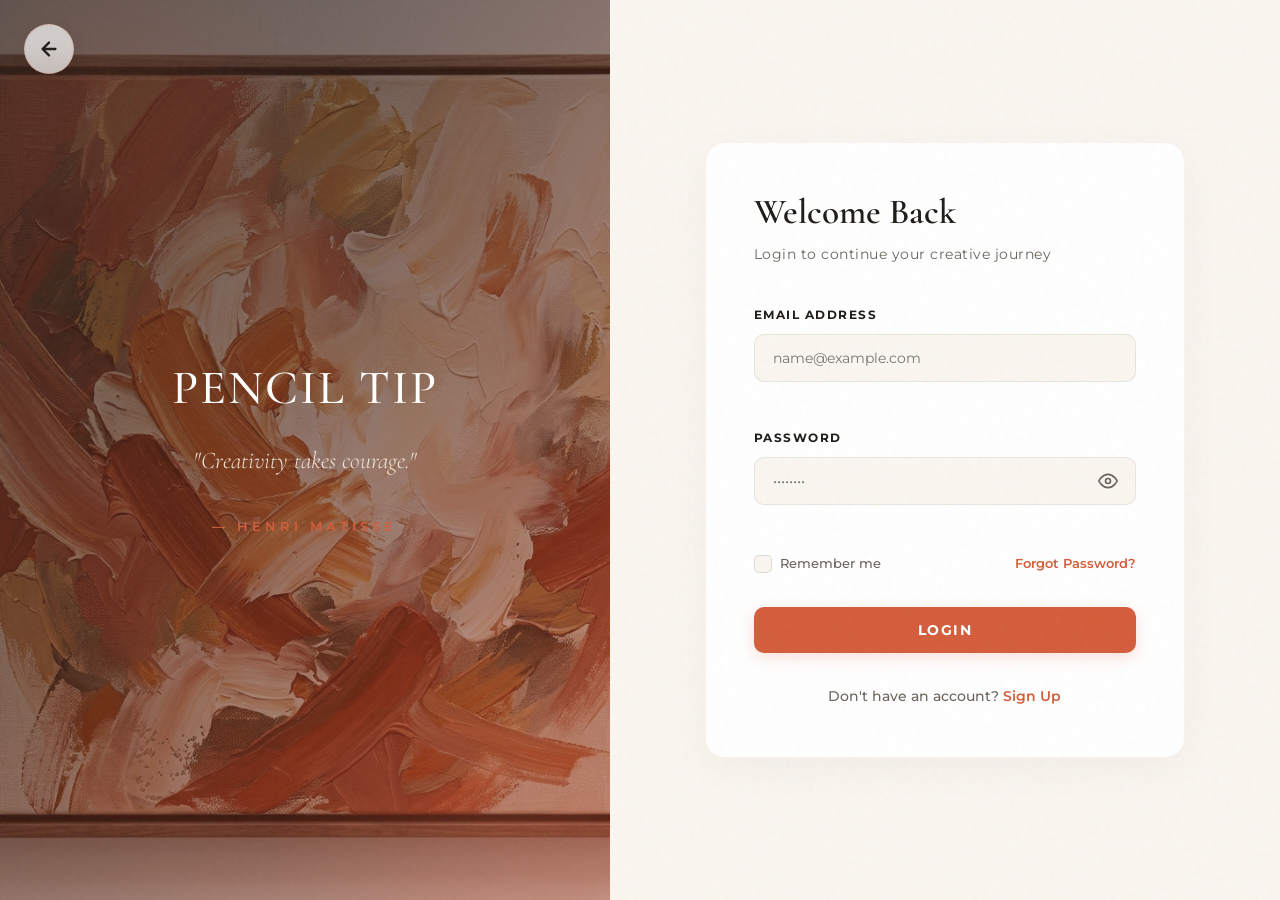
<file: login.html>
<!DOCTYPE html>
<html lang="en">
<head>
  <meta charset="UTF-8">
  <meta name="viewport" content="width=device-width, initial-scale=1.0">
  <title>Login | Pencil Tip Academy of Art</title>
  <!-- Favicon -->
  <link rel="icon" type="image/svg+xml" href="images/favicon.svg">
  
  <!-- Preload Fonts -->
  <link rel="preconnect" href="https://fonts.googleapis.com">
  <link rel="preconnect" href="https://fonts.gstatic.com" crossorigin>
  <link href="https://fonts.googleapis.com/css2?family=Cormorant+Garamond:ital,wght@0,300;0,400;0,500;0,600;0,700;1,300;1,400;1,500&family=Montserrat:wght@300;400;500;600;700;800&display=swap" rel="stylesheet">
  
  <!-- CSS Stylesheets -->
  <link rel="stylesheet" href="css/style.css">
  <link rel="stylesheet" href="css/auth.css">
</head>
<body class="auth-body">

  <!-- Back to Home Button -->
  <a href="index.html" class="auth-back-btn" aria-label="Back to Homepage">
    <svg viewBox="0 0 24 24" fill="none" xmlns="http://www.w3.org/2000/svg">
      <path d="M19 12H5M5 12L12 19M5 12L12 5" stroke="currentColor" stroke-width="2.5" stroke-linecap="round" stroke-linejoin="round"/>
    </svg>
  </a>

  <!-- Main Auth Container -->
  <main class="auth-container">
    
    <!-- Left Column: Art Panel -->
    <section class="auth-art-panel" aria-label="Inspirational quote panel">
      <div class="auth-art-overlay"></div>
      
      <!-- Floating Decorative Shapes -->
      <div class="ambient-shape shape-1"></div>
      <div class="ambient-shape shape-2"></div>
      
      <div class="auth-art-content">
        <h1 class="auth-art-title">Pencil Tip</h1>
        <p class="auth-art-quote">"Creativity takes courage."</p>
        <span class="auth-art-author">— Henri Matisse</span>
      </div>
    </section>

    <!-- Right Column: Form Panel -->
    <section class="auth-form-panel" aria-label="Login form panel">
      <div class="auth-form-card">
        
        <!-- Form Header -->
        <header class="auth-header">
          <h2>Welcome Back</h2>
          <p>Login to continue your creative journey</p>
        </header>

        <!-- Form -->
        <form id="loginForm" novalidate>
          
          <!-- Email Group -->
          <div class="auth-form-group">
            <label for="email" class="auth-label">Email Address</label>
            <div class="auth-input-wrapper">
              <input type="email" id="email" class="auth-input" placeholder="name@example.com" autocomplete="email" required>
            </div>
            <span class="auth-error-msg" id="emailError" aria-live="polite"></span>
          </div>

          <!-- Password Group -->
          <div class="auth-form-group">
            <label for="password" class="auth-label">Password</label>
            <div class="auth-input-wrapper">
              <input type="password" id="password" class="auth-input" placeholder="••••••••" autocomplete="current-password" required>
              <button type="button" class="pwd-toggle-btn" aria-controls="password" aria-expanded="false" aria-label="Toggle password visibility">
                <svg class="eye-open" viewBox="0 0 24 24" fill="none" stroke="currentColor" stroke-width="2" stroke-linecap="round" stroke-linejoin="round">
                  <path d="M1 12s4-8 11-8 11 8 11 8-4 8-11 8-11-8-11-8z"></path>
                  <circle cx="12" cy="12" r="3"></circle>
                </svg>
                <svg class="eye-closed" viewBox="0 0 24 24" fill="none" stroke="currentColor" stroke-width="2" stroke-linecap="round" stroke-linejoin="round" style="display: none;">
                  <path d="M17.94 17.94A10.07 10.07 0 0 1 12 20c-7 0-11-8-11-8a18.45 18.45 0 0 1 5.06-5.94M9.9 4.24A9.12 9.12 0 0 1 12 4c7 0 11 8 11 8a18.5 18.5 0 0 1-2.16 3.19m-6.72-1.07a3 3 0 1 1-4.24-4.24"></path>
                  <line x1="1" y1="1" x2="23" y2="23"></line>
                </svg>
              </button>
            </div>
            <span class="auth-error-msg" id="passwordError" aria-live="polite"></span>
          </div>

          <!-- Helper Row: Remember & Forgot -->
          <div class="auth-helper-row">
            <label class="auth-checkbox-label">
              <input type="checkbox" id="rememberMe">
              <span class="custom-checkbox"></span>
              Remember me
            </label>
            <a href="#" class="auth-link">Forgot Password?</a>
          </div>

          <!-- Submit Button -->
          <button type="submit" class="auth-btn" id="submitBtn">
            <span class="auth-btn-text">Login</span>
            <div class="auth-spinner" aria-hidden="true"></div>
          </button>

          <!-- Switch Prompt -->
          <p class="auth-switch-prompt">
            Don't have an account? <a href="signup.html" class="auth-link">Sign Up</a>
          </p>

        </form>
      </div>
    </section>

  </main>

  <!-- JS Scripts -->
  <script src="js/auth.js"></script>
</body>
</html>
</file>
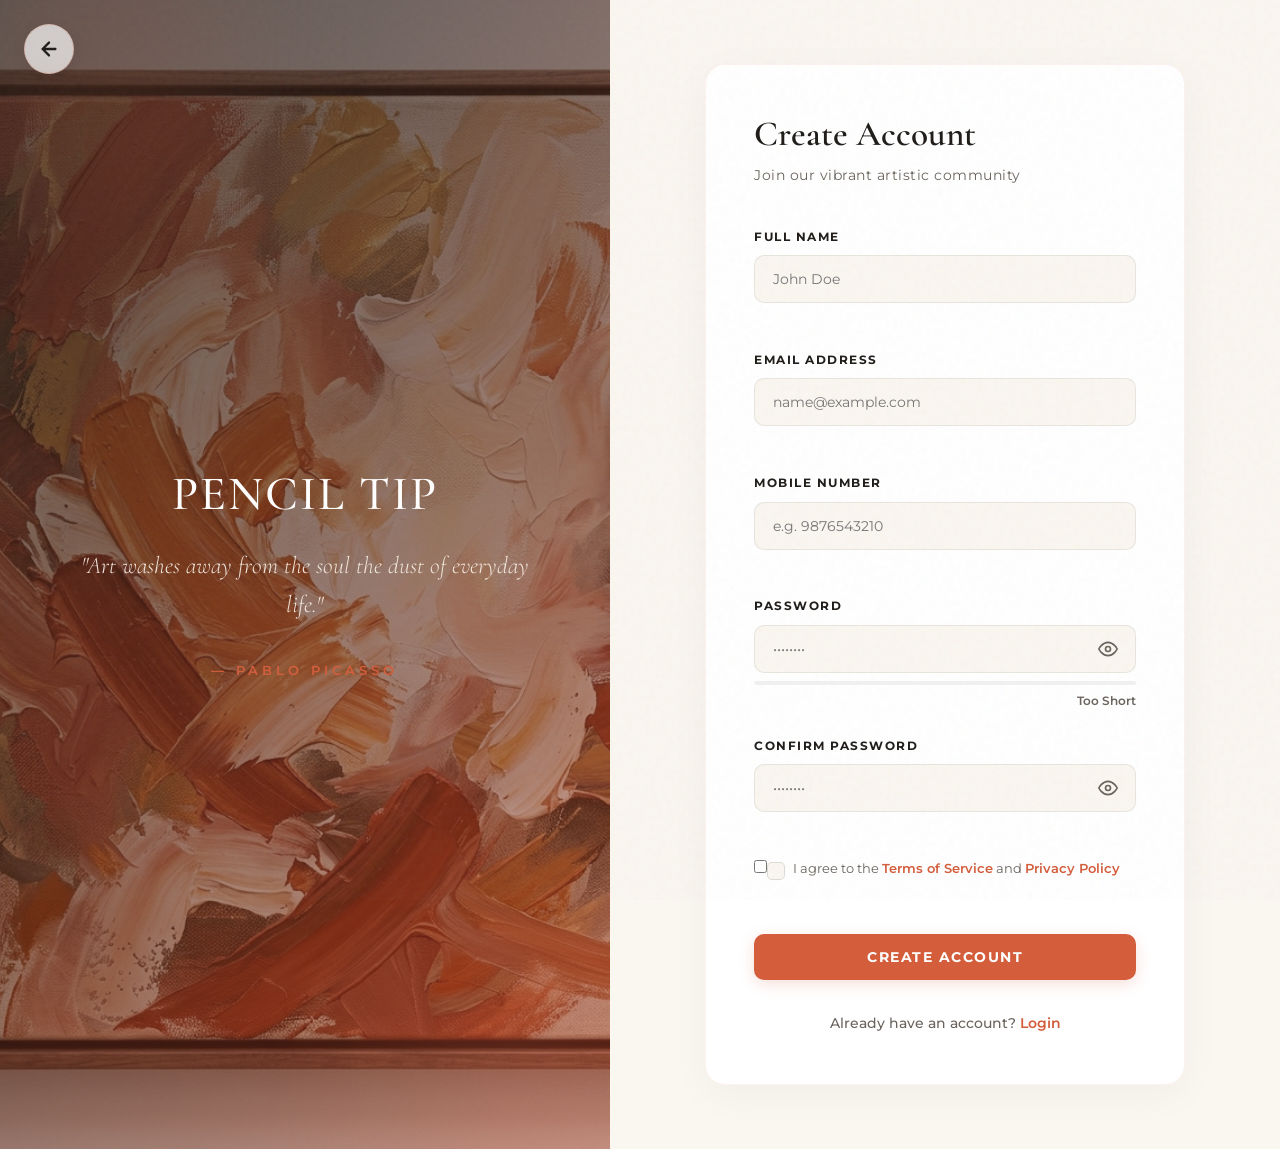
<file: signup.html>
<!DOCTYPE html>
<html lang="en">
<head>
  <meta charset="UTF-8">
  <meta name="viewport" content="width=device-width, initial-scale=1.0">
  <title>Sign Up | Pencil Tip Academy of Art</title>
  <!-- Favicon -->
  <link rel="icon" type="image/svg+xml" href="images/favicon.svg">
  
  <!-- Preload Fonts -->
  <link rel="preconnect" href="https://fonts.googleapis.com">
  <link rel="preconnect" href="https://fonts.gstatic.com" crossorigin>
  <link href="https://fonts.googleapis.com/css2?family=Cormorant+Garamond:ital,wght@0,300;0,400;0,500;0,600;0,700;1,300;1,400;1,500&family=Montserrat:wght@300;400;500;600;700;800&display=swap" rel="stylesheet">
  
  <!-- CSS Stylesheets -->
  <link rel="stylesheet" href="css/style.css">
  <link rel="stylesheet" href="css/auth.css">
</head>
<body class="auth-body">

  <!-- Back to Home Button -->
  <a href="index.html" class="auth-back-btn" aria-label="Back to Homepage">
    <svg viewBox="0 0 24 24" fill="none" xmlns="http://www.w3.org/2000/svg">
      <path d="M19 12H5M5 12L12 19M5 12L12 5" stroke="currentColor" stroke-width="2.5" stroke-linecap="round" stroke-linejoin="round"/>
    </svg>
  </a>

  <!-- Main Auth Container -->
  <main class="auth-container">
    
    <!-- Left Column: Art Panel -->
    <section class="auth-art-panel" aria-label="Inspirational quote panel">
      <div class="auth-art-overlay"></div>
      
      <!-- Floating Decorative Shapes -->
      <div class="ambient-shape shape-1"></div>
      <div class="ambient-shape shape-2"></div>
      
      <div class="auth-art-content">
        <h1 class="auth-art-title">Pencil Tip</h1>
        <p class="auth-art-quote">"Art washes away from the soul the dust of everyday life."</p>
        <span class="auth-art-author">— Pablo Picasso</span>
      </div>
    </section>

    <!-- Right Column: Form Panel -->
    <section class="auth-form-panel" aria-label="Sign up form panel">
      <div class="auth-form-card">
        
        <!-- Form Header -->
        <header class="auth-header">
          <h2>Create Account</h2>
          <p>Join our vibrant artistic community</p>
        </header>

        <!-- Form -->
        <form id="signupForm" novalidate>
          
          <!-- Full Name Group -->
          <div class="auth-form-group">
            <label for="fullName" class="auth-label">Full Name</label>
            <div class="auth-input-wrapper">
              <input type="text" id="fullName" class="auth-input" placeholder="John Doe" required>
            </div>
            <span class="auth-error-msg" id="nameError" aria-live="polite"></span>
          </div>

          <!-- Email Group -->
          <div class="auth-form-group">
            <label for="email" class="auth-label">Email Address</label>
            <div class="auth-input-wrapper">
              <input type="email" id="email" class="auth-input" placeholder="name@example.com" autocomplete="email" required>
            </div>
            <span class="auth-error-msg" id="emailError" aria-live="polite"></span>
          </div>

          <!-- Mobile Number Group -->
          <div class="auth-form-group">
            <label for="mobileNumber" class="auth-label">Mobile Number</label>
            <div class="auth-input-wrapper">
              <input type="tel" id="mobileNumber" class="auth-input" placeholder="e.g. 9876543210" required>
            </div>
            <span class="auth-error-msg" id="mobileError" aria-live="polite"></span>
          </div>

          <!-- Password Group -->
          <div class="auth-form-group">
            <label for="password" class="auth-label">Password</label>
            <div class="auth-input-wrapper">
              <input type="password" id="password" class="auth-input" placeholder="••••••••" autocomplete="new-password" required>
              <button type="button" class="pwd-toggle-btn" aria-controls="password" aria-expanded="false" aria-label="Toggle password visibility">
                <svg class="eye-open" viewBox="0 0 24 24" fill="none" stroke="currentColor" stroke-width="2" stroke-linecap="round" stroke-linejoin="round">
                  <path d="M1 12s4-8 11-8 11 8 11 8-4 8-11 8-11-8-11-8z"></path>
                  <circle cx="12" cy="12" r="3"></circle>
                </svg>
                <svg class="eye-closed" viewBox="0 0 24 24" fill="none" stroke="currentColor" stroke-width="2" stroke-linecap="round" stroke-linejoin="round" style="display: none;">
                  <path d="M17.94 17.94A10.07 10.07 0 0 1 12 20c-7 0-11-8-11-8a18.45 18.45 0 0 1 5.06-5.94M9.9 4.24A9.12 9.12 0 0 1 12 4c7 0 11 8 11 8a18.5 18.5 0 0 1-2.16 3.19m-6.72-1.07a3 3 0 1 1-4.24-4.24"></path>
                  <line x1="1" y1="1" x2="23" y2="23"></line>
                </svg>
              </button>
            </div>
            
            <!-- Password Strength Meter -->
            <div class="pwd-strength-bar">
              <div class="pwd-strength-progress"></div>
            </div>
            <div style="display: flex; justify-content: space-between; align-items: center;">
              <span class="auth-error-msg" id="passwordError" aria-live="polite"></span>
              <span class="pwd-strength-text">Too Short</span>
            </div>
          </div>

          <!-- Confirm Password Group -->
          <div class="auth-form-group">
            <label for="confirmPassword" class="auth-label">Confirm Password</label>
            <div class="auth-input-wrapper">
              <input type="password" id="confirmPassword" class="auth-input" placeholder="••••••••" autocomplete="new-password" required>
              <button type="button" class="pwd-toggle-btn" aria-controls="confirmPassword" aria-expanded="false" aria-label="Toggle confirm password visibility">
                <svg class="eye-open" viewBox="0 0 24 24" fill="none" stroke="currentColor" stroke-width="2" stroke-linecap="round" stroke-linejoin="round">
                  <path d="M1 12s4-8 11-8 11 8 11 8-4 8-11 8-11-8-11-8z"></path>
                  <circle cx="12" cy="12" r="3"></circle>
                </svg>
                <svg class="eye-closed" viewBox="0 0 24 24" fill="none" stroke="currentColor" stroke-width="2" stroke-linecap="round" stroke-linejoin="round" style="display: none;">
                  <path d="M17.94 17.94A10.07 10.07 0 0 1 12 20c-7 0-11-8-11-8a18.45 18.45 0 0 1 5.06-5.94M9.9 4.24A9.12 9.12 0 0 1 12 4c7 0 11 8 11 8a18.5 18.5 0 0 1-2.16 3.19m-6.72-1.07a3 3 0 1 1-4.24-4.24"></path>
                  <line x1="1" y1="1" x2="23" y2="23"></line>
                </svg>
              </button>
            </div>
            <span class="auth-error-msg" id="confirmError" aria-live="polite"></span>
          </div>

          <!-- Terms & Conditions Group -->
          <div class="auth-terms-group">
            <label class="auth-terms-label">
              <input type="checkbox" id="terms" required>
              <span class="custom-checkbox"></span>
              <span>I agree to the <a href="#" class="auth-link">Terms of Service</a> and <a href="#" class="auth-link">Privacy Policy</a></span>
            </label>
            <span class="auth-error-msg" id="termsError" aria-live="polite"></span>
          </div>

          <!-- Submit Button -->
          <button type="submit" class="auth-btn" id="submitBtn">
            <span class="auth-btn-text">Create Account</span>
            <div class="auth-spinner" aria-hidden="true"></div>
          </button>

          <!-- Switch Prompt -->
          <p class="auth-switch-prompt">
            Already have an account? <a href="login.html" class="auth-link">Login</a>
          </p>

        </form>
      </div>
    </section>

  </main>

  <!-- JS Scripts -->
  <script src="js/auth.js"></script>
</body>
</html>
</file>
<file: css/style.css>
@import url('https://fonts.googleapis.com/css2?family=Cormorant+Garamond:ital,wght@0,300;0,400;0,500;0,600;0,700;1,400&family=Montserrat:wght@300;400;500;600;700&family=Playfair+Display:ital,wght@0,400;0,600;0,700;1,400&family=Poppins:wght@300;400;500;600&display=swap');

/* ==========================================
   DESIGN TOKENS & VARIABLES
   ========================================== */
:root {
  /* Color Palette */
  --bg-primary: #FAF6F0;
  /* Warm Cream */
  --bg-secondary: #F5EBE1;
  /* Soft Beige */
  --brand-primary: #D45D3B;
  /* Terracotta Clay */
  --brand-secondary: #E07A5F;
  /* Burnt Orange */
  --brand-mustard: #E9C46A;
  /* Mustard Yellow */
  --accent: #7E191B;
  /* Deep Crimson */
  --text-dark: #1E1B18;
  /* Charcoal Black */
  --text-light: #6A645D;
  /* Softer Text Gray */
  --card-bg: #FFFFFF;
  --white: #FFFFFF;
  --glass-bg: rgba(250, 246, 240, 0.85);
  --glass-border: rgba(212, 93, 59, 0.12);

  /* Fonts */
  --font-serif-cormorant: 'Cormorant Garamond', serif;
  --font-serif-playfair: 'Playfair Display', serif;
  --font-sans-montserrat: 'Montserrat', sans-serif;
  --font-sans-poppins: 'Poppins', sans-serif;

  /* Spacing */
  --spacing-xs: 0.5rem;
  --spacing-sm: 1rem;
  --spacing-md: 2rem;
  --spacing-lg: 4rem;
  --spacing-xl: 8rem;

  /* Shadows */
  --shadow-sm: 0 4px 10px rgba(30, 27, 24, 0.05);
  --shadow-md: 0 10px 30px rgba(30, 27, 24, 0.08);
  --shadow-lg: 0 20px 50px rgba(30, 27, 24, 0.12);
  --shadow-accent: 0 10px 30px rgba(214, 93, 59, 0.2);

  /* Transitions */
  --transition-fast: 0.2s cubic-bezier(0.25, 0.46, 0.45, 0.94);
  --transition-normal: 0.4s cubic-bezier(0.25, 0.8, 0.25, 1);
  --transition-slow: 0.8s cubic-bezier(0.16, 1, 0.3, 1);

  --border-radius-sm: 4px;
  --border-radius-md: 12px;
  --border-radius-lg: 24px;
}

/* ==========================================
   RESET & FOUNDATION
   ========================================== */
*,
*::before,
*::after {
  box-sizing: border-box;
  margin: 0;
  padding: 0;
}

html {
  font-size: 16px;
  scroll-behavior: smooth;
  -webkit-font-smoothing: antialiased;
  overflow-x: hidden;
}

body {
  font-family: var(--font-sans-montserrat);
  background-color: var(--bg-primary);
  color: var(--text-dark);
  line-height: 1.7;
  overflow-x: hidden;
  position: relative;
}

/* Paper Texture & Canvas Overlay */
body::before {
  content: "";
  position: fixed;
  top: 0;
  left: 0;
  width: 100vw;
  height: 100vh;
  opacity: 0.04;
  pointer-events: none;
  z-index: 9999;
  background-image: url("data:image/svg+xml,%3Csvg viewBox='0 0 200 200' xmlns='http://www.w3.org/2000/svg'%3E%3Cfilter id='noiseFilter'%3E%3CfeTurbulence type='fractalNoise' baseFrequency='0.8' numOctaves='3' stitchTiles='stitch'/%3E%3C/filter%3E%3Crect width='100%25' height='100%25' filter='url(%23noiseFilter)'/%3E%3C/svg%3E");
}

/* Scrollbar Customization */
::-webkit-scrollbar {
  width: 10px;
}

::-webkit-scrollbar-track {
  background: var(--bg-primary);
}

::-webkit-scrollbar-thumb {
  background: var(--brand-secondary);
  border: 2px solid var(--bg-primary);
  border-radius: 10px;
}

::-webkit-scrollbar-thumb:hover {
  background: var(--brand-primary);
}

a {
  color: inherit;
  text-decoration: none;
  transition: color var(--transition-fast);
}

img {
  max-width: 100%;
  height: auto;
  display: block;
}

/* ==========================================
   TYPOGRAPHY
   ========================================== */
h1,
h2,
h3,
h4,
h5,
h6 {
  font-family: var(--font-serif-cormorant);
  color: var(--text-dark);
  font-weight: 600;
  line-height: 1.2;
}

.font-playfair {
  font-family: var(--font-serif-playfair);
}

.text-cursive {
  font-family: var(--font-serif-cormorant);
  font-style: italic;
  font-weight: 400;
}

/* Section Header Styles */
.section-header {
  text-align: center;
  max-width: 700px;
  margin: 0 auto var(--spacing-lg);
  position: relative;
}

.section-header .subtitle {
  font-family: var(--font-sans-montserrat);
  text-transform: uppercase;
  letter-spacing: 4px;
  font-size: 0.85rem;
  color: var(--brand-primary);
  font-weight: 600;
  margin-bottom: 0.75rem;
  display: inline-block;
}

.section-header h2 {
  font-size: 3rem;
  font-weight: 500;
  margin-bottom: 1.25rem;
}

/* Artistic Divider */
.art-divider {
  display: flex;
  align-items: center;
  justify-content: center;
  gap: 15px;
  margin: 0 auto;
}

.art-divider span {
  height: 1px;
  width: 60px;
  background: linear-gradient(to right, transparent, var(--brand-secondary), transparent);
}

.art-divider::after {
  content: "";
  display: inline-block;
  width: 8px;
  height: 8px;
  background: var(--brand-primary);
  transform: rotate(45deg);
}

/* ==========================================
   DECORATIVE FLOATING ELEMENTS & WATERCOLOR EFFECTS
   ========================================== */
.watercolor-blob {
  position: absolute;
  width: 400px;
  height: 400px;
  border-radius: 50%;
  filter: blur(80px);
  z-index: -1;
  opacity: 0.15;
  pointer-events: none;
}

.blob-terracotta {
  background: var(--brand-primary);
  top: 10%;
  left: -100px;
}

.blob-accent {
  background: var(--accent);
  bottom: 15%;
  right: -100px;
}

.blob-orange {
  background: var(--brand-secondary);
  top: 50%;
  left: 45%;
}

.brush-stroke-overlay {
  position: absolute;
  pointer-events: none;
  z-index: -1;
  opacity: 0.08;
  width: 250px;
}

/* ==========================================
   BUTTONS
   ========================================== */
.btn {
  display: inline-flex;
  align-items: center;
  justify-content: center;
  font-family: var(--font-sans-montserrat);
  font-size: 0.85rem;
  font-weight: 600;
  letter-spacing: 2px;
  text-transform: uppercase;
  padding: 1.1rem 2.2rem;
  border-radius: 50px;
  border: 1px solid transparent;
  cursor: pointer;
  position: relative;
  overflow: hidden;
  transition: all var(--transition-normal);
  z-index: 1;
}

.btn-primary {
  background-color: var(--brand-primary);
  color: var(--white);
}

.btn-primary:hover {
  background-color: transparent;
  color: var(--brand-primary);
  border-color: var(--brand-primary);
}

.btn-secondary {
  background-color: transparent;
  color: var(--text-dark);
  border-color: var(--brand-primary);
}

.btn-secondary:hover {
  background-color: var(--brand-primary);
  color: var(--white);
}

.btn-dark {
  background-color: var(--text-dark);
  color: var(--white);
}

.btn-dark:hover {
  background-color: transparent;
  color: var(--text-dark);
  border-color: var(--text-dark);
}

/* Button Ripple Container */
.ripple {
  position: absolute;
  background: rgba(255, 255, 255, 0.4);
  border-radius: 50%;
  transform: scale(0);
  animation: ripple-effect 0.6s linear;
  pointer-events: none;
}

@keyframes ripple-effect {
  to {
    transform: scale(4);
    opacity: 0;
  }
}

/* ==========================================
   NAVIGATION BAR & LOGO
   ========================================== */
/* ── Page-load entrance animation (logo & nav items only) ───────────────── */
@keyframes navItemSlide {
  from { opacity: 0; transform: translateY(-10px); }
  to   { opacity: 1; transform: translateY(0); }
}

header {
  position: fixed;
  top: 0;
  left: 0;
  width: 100%;
  z-index: 1000;
  transition: background var(--transition-normal),
              box-shadow var(--transition-normal),
              padding var(--transition-normal),
              border-color var(--transition-normal),
              transform 0.38s cubic-bezier(0.25, 0.8, 0.25, 1),
              backdrop-filter var(--transition-normal);
  padding: 1.5rem 5%;
}

header.scrolled {
  background: rgba(250, 246, 240, 0.88);
  backdrop-filter: blur(20px) saturate(1.4);
  -webkit-backdrop-filter: blur(20px) saturate(1.4);
  padding: 0.75rem 5%;
  box-shadow: 0 4px 24px rgba(30, 27, 24, 0.08), 0 1px 0 rgba(212, 93, 59, 0.12);
  border-bottom: 1px solid rgba(212, 93, 59, 0.1);
}

header.header-hidden {
  transform: translateY(-100%);
}

/* ==========================================================================
   PREMIUM INNER PAGE HEADER STYLE (High Visibility)
   ========================================================================== */

/* Transparent header state on pages with dark inner-hero backgrounds */
.inner-header:not(.scrolled) .logo {
  --text-dark: var(--bg-primary);
  /* Dynamically turns logo text and strokes to cream */
}

.inner-header:not(.scrolled) .logo-text span {
  opacity: 0.85;
  /* Soften sub-brand styling slightly */
}

.inner-header:not(.scrolled) .nav-link {
  color: rgba(250, 246, 240, 0.85);
  /* Highly readable cream overlay */
}

.inner-header:not(.scrolled) .nav-link:hover,
.inner-header:not(.scrolled) .nav-link.active {
  color: var(--brand-secondary);
  /* Warm burnt orange highlight on hover/active */
}

.inner-header:not(.scrolled) .nav-link::before {
  background: linear-gradient(90deg, var(--brand-secondary), var(--brand-mustard));
}

.inner-header:not(.scrolled) .nav-link::after {
  background: var(--brand-secondary);
}

.inner-header:not(.scrolled) .user-profile-btn {
  border-color: rgba(255, 255, 255, 0.25);
}

.inner-header:not(.scrolled) .user-profile-btn:hover {
  border-color: var(--brand-secondary);
  box-shadow: 0 4px 15px rgba(224, 122, 95, 0.3);
}

.inner-header:not(.scrolled) .hamburger span {
  background-color: var(--bg-primary);
}

/* Ensure mobile drawer nav links and hamburger active toggle remain dark on open cream background */
@media (max-width: 992px) {
  .inner-header:not(.scrolled) .nav-menu .nav-link {
    color: var(--text-light);
  }

  .inner-header:not(.scrolled) .nav-menu .nav-link:hover,
  .inner-header:not(.scrolled) .nav-menu .nav-link.active {
    color: var(--brand-primary);
  }

  .inner-header:not(.scrolled) .nav-menu .nav-link::before {
    background: linear-gradient(90deg, var(--brand-primary), var(--brand-secondary));
  }

  .inner-header:not(.scrolled) .nav-menu .nav-link::after {
    background: var(--brand-primary);
  }

  .inner-header:not(.scrolled) .hamburger.active span {
    background-color: var(--text-dark);
  }
}


.nav-container {
  display: flex;
  justify-content: space-between;
  align-items: center;
  max-width: 1400px;
  margin: 0 auto;
}

/* ── Logo ──────────────────────────────────────────────────────────────── */
.logo {
  display: flex;
  align-items: center;
  gap: 12px;
  transition: opacity var(--transition-fast);
  animation: navItemSlide 0.8s cubic-bezier(0.16, 1, 0.3, 1) 0.1s both;
}

.logo:hover {
  opacity: 0.92;
}

.logo-icon-wrap {
  width: 46px;
  height: 46px;
  display: flex;
  align-items: center;
  justify-content: center;
  transition: transform 0.5s cubic-bezier(0.34, 1.56, 0.64, 1);
  flex-shrink: 0;
}

.logo:hover .logo-icon-wrap {
  transform: rotate(-12deg) scale(1.1);
}

.logo-svg {
  width: 100%;
  height: 100%;
  display: block;
}

.logo-text {
  font-family: var(--font-serif-cormorant);
  font-size: 1.8rem;
  font-weight: 600;
  letter-spacing: 2px;
  color: var(--text-dark);
  text-transform: uppercase;
  line-height: 1;
  transition: letter-spacing var(--transition-normal);
}

.logo:hover .logo-text {
  letter-spacing: 3px;
}

.logo-text span {
  font-family: var(--font-sans-montserrat);
  font-weight: 300;
  font-size: 0.75rem;
  display: block;
  letter-spacing: 4px;
  margin-top: 2px;
  transition: letter-spacing var(--transition-normal);
}

.logo:hover .logo-text span {
  letter-spacing: 5.5px;
}

@media (max-width: 480px) {
  .logo {
    gap: 8px;
  }

  .logo-icon-wrap {
    width: 36px;
    height: 36px;
  }

  .logo-text {
    font-size: 1.35rem;
    letter-spacing: 1.5px;
  }

  .logo-text span {
    font-size: 0.6rem;
    letter-spacing: 3px;
    margin-top: 1px;
  }
}

/* ── Desktop Navigation Menu ────────────────────────────────────────────── */
.nav-menu {
  display: flex;
  align-items: center;
  list-style: none;
  gap: 2.5rem;
  margin-left: auto;
  margin-right: auto;
  position: relative;
}

/* Staggered entrance for desktop nav items */
.nav-menu > li:nth-child(1) { animation: navItemSlide 0.6s cubic-bezier(0.16, 1, 0.3, 1) 0.2s both; }
.nav-menu > li:nth-child(2) { animation: navItemSlide 0.6s cubic-bezier(0.16, 1, 0.3, 1) 0.28s both; }
.nav-menu > li:nth-child(3) { animation: navItemSlide 0.6s cubic-bezier(0.16, 1, 0.3, 1) 0.36s both; }
.nav-menu > li:nth-child(4) { animation: navItemSlide 0.6s cubic-bezier(0.16, 1, 0.3, 1) 0.44s both; }
.nav-menu > li:nth-child(5) { animation: navItemSlide 0.6s cubic-bezier(0.16, 1, 0.3, 1) 0.52s both; }

.nav-link {
  font-size: 0.8rem;
  font-weight: 600;
  letter-spacing: 2px;
  text-transform: uppercase;
  position: relative;
  padding: 6px 2px;
  color: var(--text-light);
  transition: color var(--transition-normal),
              letter-spacing var(--transition-normal);
}

.nav-link:hover {
  color: var(--brand-primary);
  letter-spacing: 2.5px;
}

.nav-link.active {
  color: var(--brand-primary);
}

/* ── Artistic brush-stroke underline ───────────────────────────────────── */
/* Base line — always present but invisible */
.nav-link::before {
  content: "";
  position: absolute;
  bottom: -1px;
  left: 0;
  width: 100%;
  height: 2px;
  background: linear-gradient(90deg, var(--brand-primary), var(--brand-secondary));
  transform: scaleX(0);
  transform-origin: left center;
  transition: transform 0.38s cubic-bezier(0.16, 1, 0.3, 1);
  border-radius: 2px;
}

/* Warm glow dot that appears at start of stroke */
.nav-link::after {
  content: "";
  position: absolute;
  bottom: -1px;
  left: 0;
  width: 6px;
  height: 6px;
  border-radius: 50%;
  background: var(--brand-primary);
  transform: scale(0) translateX(-3px) translateY(2px);
  transition: transform 0.2s cubic-bezier(0.34, 1.56, 0.64, 1) 0.05s,
              opacity 0.3s ease;
  opacity: 0;
}

.nav-link:hover::before,
.nav-link.active::before {
  transform: scaleX(1);
}

.nav-link:hover::after,
.nav-link.active::after {
  transform: scale(1) translateX(-3px) translateY(2px);
  opacity: 1;
}

/* Active item warm glow highlight */
.nav-link.active {
  color: var(--brand-primary);
}

/* Mobile dropdown container hidden by default on desktop */
.mob-nav-dropdown {
  display: none;
}

/* ── Premium Hamburger ─────────────────────────────────────────────────── */
.hamburger {
  display: none;
  cursor: pointer;
  z-index: 1001;
  flex-direction: column;
  gap: 0;
  padding: 8px;
  border-radius: 10px;
  transition: background var(--transition-fast);
}

.hamburger:hover {
  background: rgba(212, 93, 59, 0.07);
}

.hamburger span {
  display: block;
  width: 24px;
  height: 2px;
  background-color: var(--text-dark);
  border-radius: 2px;
  transition: transform 0.38s cubic-bezier(0.34, 1.56, 0.64, 1),
              opacity 0.25s ease,
              width 0.3s ease;
}

.hamburger span:nth-child(1) { margin-bottom: 5px; }
.hamburger span:nth-child(3) { margin-top: 5px; width: 16px; }

.hamburger:hover span:nth-child(3) { width: 24px; }

/* Active → X transformation */
.hamburger.active span:nth-child(1) {
  transform: translateY(7px) rotate(45deg);
  width: 24px;
}

.hamburger.active span:nth-child(2) {
  opacity: 0;
  transform: scaleX(0);
}

.hamburger.active span:nth-child(3) {
  transform: translateY(-7px) rotate(-45deg);
  width: 24px;
}

/* ==========================================
   HERO SECTIONS
   ========================================== */
.hero {
  position: relative;
  min-height: 100vh;
  display: flex;
  align-items: center;
  padding: 7rem 5% 4rem;
  overflow: hidden;
  background-color: var(--bg-primary);
  perspective: 1200px;
}

.hero-container {
  display: grid;
  grid-template-columns: 1.1fr 0.9fr;
  gap: 6%;
  align-items: center;
  max-width: 1400px;
  margin: 0 auto;
  width: 100%;
  position: relative;
  z-index: 10;
}

.hero-content {
  position: relative;
  z-index: 15;
}

.hero-tagline {
  font-size: 0.85rem;
  font-weight: 600;
  letter-spacing: 4px;
  text-transform: uppercase;
  color: var(--brand-primary);
  margin-bottom: 1.5rem;
  display: inline-block;
}

.hero-content h1 {
  font-size: 4.8rem;
  font-weight: 500;
  margin-bottom: 2rem;
  line-height: 1.1;
  color: var(--text-dark);
}

.hero-content h1 span {
  font-family: var(--font-serif-cormorant);
  font-style: italic;
  font-weight: 300;
  color: var(--accent);
}

.hero-content p {
  font-size: 1.1rem;
  color: var(--text-light);
  margin-bottom: 3rem;
  max-width: 580px;
}

.hero-cta {
  display: flex;
  gap: 1.5rem;
}

/* 3D Parallax Scene Styling */
.parallax-scene {
  position: relative;
  width: 100%;
  height: 550px;
  display: flex;
  justify-content: center;
  align-items: center;
  transform-style: preserve-3d;
}

.parallax-layer {
  position: absolute;
  will-change: transform;
  transition: transform 0.15s cubic-bezier(0.25, 1, 0.5, 1);
  display: flex;
  align-items: center;
  justify-content: center;
}

/* Background Gradients & Watercolor blobs */
.hero-glow-blob {
  width: 320px;
  height: 320px;
  border-radius: 50%;
  background: radial-gradient(circle, rgba(233, 196, 106, 0.2) 0%, rgba(212, 93, 59, 0.05) 50%, transparent 100%);
  filter: blur(40px);
  pointer-events: none;
}

/* Layered Paper Cut-out Grid Line Art */
.geometric-grid-art {
  width: 420px;
  height: 420px;
  border: 1px solid rgba(212, 93, 59, 0.12);
  border-radius: var(--border-radius-md);
  position: relative;
  opacity: 0.8;
}

.geometric-ring {
  position: absolute;
  width: 380px;
  height: 380px;
  border: 1px dashed rgba(224, 122, 95, 0.25);
  border-radius: 50%;
  animation: spin-clockwise 28s linear infinite;
}

.geometric-ring-inner {
  position: absolute;
  width: 260px;
  height: 260px;
  border: 1.5px solid rgba(126, 25, 27, 0.15);
  border-radius: 50%;
  animation: spin-counter 20s linear infinite;
}

/* 3D Realistic Workspace Layer */
.workspace-base {
  width: 100%;
  max-width: 520px;
  aspect-ratio: 4/5;
  border-radius: var(--border-radius-md);
  overflow: hidden;
  box-shadow: var(--shadow-lg);
  border: 8px solid var(--white);
  background: var(--bg-secondary);
  position: relative;
}

.workspace-base img {
  width: 100%;
  height: 100%;
  object-fit: cover;
}

/* Floating Art Canvas Cards */
.floating-card {
  position: absolute;
  background: var(--white);
  padding: 1.25rem;
  border-radius: var(--border-radius-sm);
  box-shadow: var(--shadow-md);
  width: 210px;
  transition: box-shadow var(--transition-normal), transform var(--transition-normal);
  cursor: pointer;
}

.floating-card:hover {
  box-shadow: var(--shadow-lg);
  transform: scale(1.04) translateY(-5px);
}

.floating-card img {
  width: 100%;
  aspect-ratio: 1;
  object-fit: cover;
  border-radius: var(--border-radius-sm);
  margin-bottom: 0.75rem;
}

.floating-card h4 {
  font-family: var(--font-sans-montserrat);
  font-size: 0.9rem;
  font-weight: 700;
  margin-bottom: 2px;
  color: var(--text-dark);
}

.floating-card p {
  font-size: 0.7rem;
  color: var(--text-light);
  text-transform: uppercase;
  letter-spacing: 1px;
  margin-bottom: 0;
}

.floating-card.card-left {
  top: 10%;
  left: -60px;
  animation: float-y 5s ease-in-out infinite alternate;
}

.floating-card.card-right {
  bottom: 8%;
  right: -50px;
  animation: float-y 6s ease-in-out infinite alternate;
  animation-delay: 1.5s;
}

/* Floating Tools SVGs */
.floating-tool {
  position: absolute;
  width: 80px;
  height: 80px;
  pointer-events: none;
  opacity: 0.95;
  filter: drop-shadow(0 8px 15px rgba(30, 27, 24, 0.15));
}

.floating-tool.brush {
  top: -20px;
  right: 15%;
  animation: float-bob-brush 7s ease-in-out infinite alternate;
}

.floating-tool.pencil {
  bottom: -30px;
  left: 20%;
  animation: float-bob-pencil 8s ease-in-out infinite alternate;
  animation-delay: 1s;
}



/* Floating & Rotating Keyframes */
@keyframes float-bob-brush {
  0% {
    transform: translateY(0) rotate(-15deg);
  }

  100% {
    transform: translateY(-25px) rotate(15deg);
  }
}

@keyframes float-bob-pencil {
  0% {
    transform: translateY(0) rotate(5deg);
  }

  100% {
    transform: translateY(-20px) rotate(-15deg);
  }
}

@keyframes spin-clockwise {
  0% {
    transform: rotate(0deg);
  }

  100% {
    transform: rotate(360deg);
  }
}

@keyframes spin-counter {
  0% {
    transform: rotate(0deg);
  }

  100% {
    transform: rotate(-360deg);
  }
}

/* Responsive Overrides for Hero */
@media (max-width: 1200px) {
  .hero-content h1 {
    font-size: 3.8rem;
  }

  .parallax-scene {
    height: 480px;
  }

  .workspace-base {
    max-width: 440px;
  }
}

@media (max-width: 992px) {
  .hero {
    padding: 8rem 5% 5rem;
  }

  .hero-container {
    grid-template-columns: 1fr;
    gap: 5rem;
    text-align: center;
  }

  .hero-content p {
    margin: 0 auto 3rem;
  }

  .hero-cta {
    justify-content: center;
  }

  .parallax-scene {
    height: 500px;
    max-width: 580px;
    margin: 0 auto;
  }

  .workspace-base {
    max-width: 420px;
  }

  .floating-card.card-left {
    left: -20px;
  }

  .floating-card.card-right {
    right: -20px;
  }
}

@media (max-width: 576px) {
  .hero-content h1 {
    font-size: 2.8rem;
  }

  .parallax-scene {
    height: 420px;
    max-width: 100%;
  }

  .workspace-base {
    max-width: 320px;
  }

  .floating-card {
    width: 150px;
    padding: 0.75rem;
  }

  .floating-card h4 {
    font-size: 0.75rem;
  }

  .floating-card p {
    font-size: 0.6rem;
  }

  .floating-card.card-left {
    top: 5%;
    left: -10px;
  }

  .floating-card.card-right {
    bottom: 5%;
    right: -10px;
  }

  .floating-tool {
    width: 50px;
    height: 50px;
  }
}

/* ==========================================
   PREMIUM INNER PAGE HERO SYSTEM
   ========================================== */

/* Fade-in keyframe for the hero */
@keyframes innerHeroFadeIn {
  from {
    opacity: 0;
    transform: scale(1.04);
  }

  to {
    opacity: 1;
    transform: scale(1);
  }
}

@keyframes heroTextSlideUp {
  from {
    opacity: 0;
    transform: translateY(30px);
  }

  to {
    opacity: 1;
    transform: translateY(0);
  }
}

@keyframes brushStrokeReveal {
  from {
    transform: scaleX(0);
    opacity: 0;
  }

  to {
    transform: scaleX(1);
    opacity: 1;
  }
}

/* Base inner-hero: full bleed, image covers, warm overlay */
.inner-hero {
  padding: 10rem 5% 6rem;
  text-align: center;
  position: relative;
  overflow: hidden;
  min-height: 420px;
  display: flex;
  flex-direction: column;
  align-items: center;
  justify-content: center;
  background-size: cover;
  background-position: center;
  background-repeat: no-repeat;
  background-attachment: fixed;
  /* parallax effect */
}

/* The photographic background layer animates in */
.inner-hero::before {
  content: '';
  position: absolute;
  inset: 0;
  background: inherit;
  background-size: cover;
  background-position: center;
  animation: innerHeroFadeIn 1.2s cubic-bezier(0.16, 1, 0.3, 1) both;
  z-index: 0;
}

.inner-hero::after {
  content: '';
  position: absolute;
  inset: 0;
  background:
    linear-gradient(175deg,
      rgba(30, 27, 24, 0.78) 0%,
      rgba(126, 25, 27, 0.38) 45%,
      rgba(212, 93, 59, 0.45) 75%,
      rgba(30, 27, 24, 0.6) 100%),
    radial-gradient(ellipse at 70% 40%,
      rgba(212, 93, 59, 0.28) 0%,
      transparent 65%);
  z-index: 1;
}

/* Page-specific hero backgrounds */
.about-hero {
  background-image: url('../images/about_hero_bg.jpg');
}

.courses-hero {
  background-image: url('../images/courses_hero_bg.jpg');
}

.gallery-hero {
  background-image: url('../images/gallery_hero_bg.jpg');
}

.contact-hero {
  background-image: url('../images/contact_hero_bg.jpg');
}

/* All direct children of inner-hero sit above the overlays */
.inner-hero>* {
  position: relative;
  z-index: 2;
}

/* Inner hero content wrapper */
.inner-hero-content {
  position: relative;
  z-index: 2;
  text-align: center;
  max-width: 800px;
  margin: 0 auto;
  animation: heroTextSlideUp 0.9s 0.3s cubic-bezier(0.16, 1, 0.3, 1) both;
}

/* Eyebrow label above the title */
.inner-hero-tag {
  display: inline-block;
  font-family: var(--font-sans-montserrat);
  font-size: 0.78rem;
  font-weight: 700;
  letter-spacing: 3px;
  text-transform: uppercase;
  color: var(--brand-mustard);
  background: rgba(233, 196, 106, 0.12);
  border: 1px solid rgba(233, 196, 106, 0.35);
  border-radius: 50px;
  padding: 0.45rem 1.4rem;
  margin-bottom: 1.4rem;
}

.inner-hero h1 {
  font-family: var(--font-serif-playfair);
  font-size: 4rem;
  font-weight: 700;
  line-height: 1.15;
  color: var(--white);
  margin-bottom: 1.2rem;
  text-shadow: 0 4px 24px rgba(30, 27, 24, 0.55);
}

.inner-hero h1 span {
  color: var(--brand-mustard);
  font-style: italic;
}

/* Animated brush-stroke divider beneath title */
.inner-hero-divider {
  display: block;
  width: 90px;
  height: 4px;
  background: linear-gradient(90deg, var(--brand-primary), var(--brand-mustard));
  border-radius: 2px;
  margin: 0 auto 1.4rem;
  transform-origin: left center;
  animation: brushStrokeReveal 0.8s 0.7s cubic-bezier(0.16, 1, 0.3, 1) both;
}

.inner-hero p {
  color: rgba(250, 246, 240, 0.95);
  max-width: 620px;
  margin: 0 auto;
  font-size: 1.1rem;
  line-height: 1.8;
  font-family: var(--font-sans-montserrat);
  font-weight: 500;
  text-shadow: 0 2px 14px rgba(30, 27, 24, 0.7);
}

/* Decorative corner geometric art elements */
.inner-hero-art {
  position: absolute;
  z-index: 1;
  pointer-events: none;
}

.inner-hero-art.top-left {
  top: 30px;
  left: 40px;
  opacity: 0.22;
}

.inner-hero-art.bottom-right {
  bottom: 20px;
  right: 40px;
  opacity: 0.18;
}

/* Watercolor blob adjustments inside new hero */
.inner-hero .watercolor-blob {
  z-index: 1;
  opacity: 0.18;
}

/* Bottom wave / curved transition into next section */
.inner-hero-wave {
  position: absolute;
  bottom: -1px;
  left: 0;
  width: 100%;
  z-index: 3;
  line-height: 0;
}

.inner-hero-wave svg {
  display: block;
  width: 100%;
}

/* Responsive adjustments */
@media (max-width: 992px) {
  .inner-hero {
    padding: 8rem 5% 5rem;
    min-height: 360px;
    background-attachment: scroll;
    /* disable parallax on tablets — performance */
  }

  .inner-hero h1 {
    font-size: 2.9rem;
  }
}

@media (max-width: 640px) {
  .inner-hero {
    padding: 7rem 5% 4rem;
    min-height: 320px;
  }

  .inner-hero h1 {
    font-size: 2.2rem;
  }

  .inner-hero p {
    font-size: 0.97rem;
  }

  .inner-hero-art {
    display: none;
  }
}



/* ==========================================
   ABOUT PREVIEW / STORY / SECTION LAYOUTS
   ========================================== */
.section-padding {
  padding: var(--spacing-lg) 5%;
  position: relative;
}

.about-preview-grid {
  display: grid;
  grid-template-columns: 1fr 1fr;
  gap: 8%;
  align-items: center;
  max-width: 1400px;
  margin: 0 auto;
}

.img-frame-container {
  position: relative;
}

.img-frame {
  position: relative;
  border-radius: var(--border-radius-md);
  overflow: hidden;
  box-shadow: var(--shadow-md);
  aspect-ratio: 4/3;
}

.img-frame img {
  width: 100%;
  height: 100%;
  object-fit: cover;
}

.img-frame-decoration {
  position: absolute;
  top: -15px;
  left: -15px;
  width: 100%;
  height: 100%;
  border: 1px solid var(--brand-primary);
  border-radius: var(--border-radius-md);
  z-index: -1;
  pointer-events: none;
}

.about-preview-content .tagline {
  color: var(--brand-primary);
  font-weight: 600;
  text-transform: uppercase;
  letter-spacing: 2px;
  font-size: 0.85rem;
  margin-bottom: 1rem;
  display: block;
}

.about-preview-content h2 {
  font-size: 2.8rem;
  margin-bottom: 1.5rem;
  line-height: 1.2;
}

.about-preview-content p {
  color: var(--text-light);
  margin-bottom: 2rem;
}

.about-preview-features {
  display: grid;
  grid-template-columns: 1fr 1fr;
  gap: var(--spacing-sm);
  margin-bottom: 2.5rem;
}

.feature-box {
  display: flex;
  gap: 15px;
}

.feature-box-icon {
  font-size: 1.5rem;
  color: var(--brand-primary);
  line-height: 1;
  margin-top: 4px;
}

.feature-box-info h4 {
  font-family: var(--font-sans-montserrat);
  font-size: 0.95rem;
  font-weight: 600;
  margin-bottom: 4px;
}

.feature-box-info p {
  font-size: 0.85rem;
  color: var(--text-light);
  margin-bottom: 0;
  line-height: 1.5;
}

/* ==========================================
   COURSES CARDS & GRID (Redesigned - Luxurious & Modern)
   ========================================== */
.courses-grid {
  display: grid;
  grid-template-columns: repeat(3, 1fr);
  gap: 2.5rem;
  max-width: 1400px;
  margin: 0 auto;
}

@media (max-width: 1024px) {
  .courses-grid {
    grid-template-columns: repeat(2, 1fr);
    gap: 2rem;
  }
}

@media (max-width: 768px) {
  .courses-grid {
    grid-template-columns: 1fr;
    gap: 2rem;
    max-width: 500px;
  }
}

/* Luxurious Card Container */
.course-card {
  background: var(--white);
  border-radius: 16px;
  overflow: hidden;
  border: 1px solid rgba(212, 93, 59, 0.08);
  box-shadow: 0 10px 30px rgba(30, 27, 24, 0.03), 0 1px 3px rgba(30, 27, 24, 0.02);
  transition: transform 0.5s cubic-bezier(0.165, 0.84, 0.44, 1), 
              border-color 0.5s cubic-bezier(0.165, 0.84, 0.44, 1), 
              box-shadow 0.5s cubic-bezier(0.165, 0.84, 0.44, 1);
  display: flex;
  flex-direction: column;
  position: relative;
  height: 100%;
  padding: 14px;
}

.course-card:hover {
  transform: translateY(-8px);
  border-color: rgba(212, 93, 59, 0.25);
  box-shadow: 0 20px 40px rgba(30, 27, 24, 0.08), 
              0 0 25px rgba(212, 93, 59, 0.04);
}

/* Accent decorative lines: a premium thin line expanding at the top of the card on hover */
.course-card::after {
  content: "";
  position: absolute;
  top: 0;
  left: 50%;
  width: 0;
  height: 3px;
  background: linear-gradient(90deg, var(--brand-secondary), var(--brand-primary));
  transition: width 0.4s ease, left 0.4s ease;
  border-radius: 3px 3px 0 0;
  z-index: 5;
}

.course-card:hover::after {
  width: 60%;
  left: 20%;
}

/* Image Container */
.course-img-container {
  position: relative;
  border-radius: 12px;
  overflow: hidden;
  aspect-ratio: 16/10;
  background-color: var(--text-dark);
}

.course-img-wrapper {
  width: 100%;
  height: 100%;
  position: relative;
  overflow: hidden;
}

.course-img-wrapper img {
  width: 100%;
  height: 100%;
  object-fit: cover;
  filter: saturate(0.92) contrast(1.02) brightness(0.97);
  transition: transform 0.8s cubic-bezier(0.165, 0.84, 0.44, 1), 
              filter 0.8s cubic-bezier(0.165, 0.84, 0.44, 1);
}

.course-card:hover .course-img-wrapper img {
  transform: scale(1.08);
  filter: saturate(1.05) contrast(1.03) brightness(1.02);
}

/* Vignette Overlay for artistic gallery mood */
.course-img-overlay {
  position: absolute;
  top: 0;
  left: 0;
  width: 100%;
  height: 100%;
  background: linear-gradient(to bottom, rgba(30, 27, 24, 0.02) 50%, rgba(30, 27, 24, 0.3) 100%);
  pointer-events: none;
  z-index: 1;
  transition: background-image 0.5s ease;
}

.course-card:hover .course-img-overlay {
  background: linear-gradient(to bottom, rgba(126, 25, 27, 0) 40%, rgba(126, 25, 27, 0.15) 100%);
}

/* Category Badge (Top Left Overlay) */
.course-tag {
  position: absolute;
  top: 14px;
  left: 14px;
  background: rgba(250, 246, 240, 0.9);
  backdrop-filter: blur(10px);
  -webkit-backdrop-filter: blur(10px);
  border: 1px solid rgba(212, 93, 59, 0.15);
  padding: 0.35rem 0.95rem;
  font-family: var(--font-sans-poppins);
  font-size: 0.65rem;
  text-transform: uppercase;
  font-weight: 600;
  letter-spacing: 1.5px;
  color: var(--brand-primary);
  border-radius: 50px;
  box-shadow: 0 4px 12px rgba(30, 27, 24, 0.05);
  z-index: 2;
  transition: all 0.3s ease;
}

.course-card:hover .course-tag {
  background: var(--brand-primary);
  color: var(--white);
  border-color: var(--brand-primary);
  transform: translateY(-2px);
}

/* Luxurious Floating Glassmorphic Price Badge (Bottom Right Overlay) */
.course-price-badge {
  position: absolute;
  bottom: 14px;
  right: 14px;
  background: rgba(250, 246, 240, 0.88);
  backdrop-filter: blur(12px) saturate(140%);
  -webkit-backdrop-filter: blur(12px) saturate(140%);
  border: 1px solid rgba(212, 93, 59, 0.2);
  padding: 0.35rem 1.1rem;
  border-radius: 30px;
  box-shadow: 0 6px 20px rgba(30, 27, 24, 0.08);
  z-index: 2;
  transition: all 0.4s cubic-bezier(0.165, 0.84, 0.44, 1);
}

.course-price-badge .price-amount {
  font-family: var(--font-sans-montserrat);
  font-size: 1rem;
  font-weight: 700;
  color: var(--accent);
  display: flex;
  align-items: center;
  justify-content: center;
  letter-spacing: 0.5px;
  line-height: 1;
  font-variant-numeric: tabular-nums;
}

.course-card:hover .course-price-badge {
  background: var(--accent);
  border-color: var(--accent);
  transform: scale(1.05) translateY(-2px);
  box-shadow: 0 8px 25px rgba(126, 25, 27, 0.25);
}

.course-card:hover .course-price-badge .price-amount {
  color: var(--white);
}

/* Card Content Styling */
.course-content {
  padding: 1.4rem 0.5rem 0.4rem 0.5rem;
  display: flex;
  flex-direction: column;
  flex-grow: 1;
  position: relative;
}

/* Metadata Row (Duration & Level) */
.course-header-meta {
  display: flex;
  align-items: center;
  gap: 8px;
  font-family: var(--font-sans-poppins);
  font-size: 0.72rem;
  color: var(--text-light);
  margin-bottom: 0.75rem;
  text-transform: uppercase;
  letter-spacing: 1px;
  font-weight: 500;
}

.course-header-meta span {
  display: flex;
  align-items: center;
  gap: 5px;
}

.course-header-meta .meta-icon {
  color: var(--brand-primary);
  opacity: 0.85;
}

.course-header-meta .meta-separator {
  color: rgba(212, 93, 59, 0.3);
  font-size: 0.9rem;
}

/* Course Title */
.course-title {
  font-family: var(--font-serif-playfair);
  font-size: 1.45rem;
  font-weight: 700;
  color: var(--text-dark);
  margin-bottom: 0.7rem;
  line-height: 1.3;
  transition: color 0.3s ease;
}

.course-card:hover .course-title {
  color: var(--brand-primary);
}

/* Course Description */
.course-description {
  color: var(--text-light);
  font-family: var(--font-sans-poppins);
  font-weight: 300;
  font-size: 0.88rem;
  line-height: 1.65;
  margin-bottom: 1.5rem;
  flex-grow: 1;
}

/* Divider Line */
.course-footer-divider {
  width: 100%;
  height: 1px;
  background: linear-gradient(90deg, rgba(212, 93, 59, 0.03), rgba(212, 93, 59, 0.12), rgba(212, 93, 59, 0.03));
  margin-bottom: 1rem;
}

/* Card Footer Layout */
.course-footer {
  display: flex;
  justify-content: space-between;
  align-items: center;
  margin-top: auto;
}

/* Instructor Section */
.course-instructor {
  display: flex;
  align-items: center;
  gap: 12px;
}

.instructor-avatar-wrapper {
  position: relative;
  width: 38px;
  height: 38px;
}

.instructor-avatar {
  width: 100%;
  height: 100%;
  border-radius: 50%;
  object-fit: cover;
  border: 2px solid var(--white);
  box-shadow: 0 3px 8px rgba(30, 27, 24, 0.08);
  position: relative;
  z-index: 2;
  transition: transform 0.4s cubic-bezier(0.175, 0.885, 0.32, 1.275);
}

.avatar-ring {
  position: absolute;
  top: -2px;
  left: -2px;
  right: -2px;
  bottom: -2px;
  border-radius: 50%;
  border: 1px solid rgba(212, 93, 59, 0.2);
  z-index: 1;
  transition: all 0.4s ease;
}

.course-card:hover .instructor-avatar {
  transform: scale(1.1);
  box-shadow: 0 4px 12px rgba(212, 93, 59, 0.15);
}

.course-card:hover .avatar-ring {
  transform: scale(1.15);
  border-color: var(--brand-secondary);
  opacity: 0.5;
}

.instructor-info {
  display: flex;
  flex-direction: column;
}

.instructor-label {
  font-family: var(--font-sans-poppins);
  font-size: 0.6rem;
  color: var(--text-light);
  text-transform: uppercase;
  letter-spacing: 1px;
  font-weight: 500;
  line-height: 1.2;
}

.instructor-name {
  font-family: var(--font-sans-poppins);
  font-size: 0.8rem;
  font-weight: 600;
  color: var(--text-dark);
  transition: color 0.3s ease;
}

.course-card:hover .instructor-name {
  color: var(--brand-primary);
}

/* Rating display styling */
.course-rating-wrapper {
  display: flex;
  flex-direction: column;
  align-items: flex-end;
}

.course-rating {
  display: flex;
  align-items: center;
  gap: 5px;
}

.stars-gold {
  color: var(--brand-mustard);
  font-size: 0.85rem;
  letter-spacing: 1px;
}

.rating-number {
  font-family: var(--font-sans-poppins);
  font-size: 0.8rem;
  font-weight: 600;
  color: var(--text-dark);
}

.rating-count {
  font-family: var(--font-sans-poppins);
  font-size: 0.75rem;
  color: var(--text-light);
}

/* Enroll Button styling for courses.html */
.course-enroll-container {
  margin-top: 1.25rem;
  width: 100%;
}

.btn-enroll {
  display: block;
  width: 100%;
  text-align: center;
  background: transparent;
  color: var(--brand-primary);
  border: 1px solid rgba(212, 93, 59, 0.25);
  padding: 0.8rem 1rem;
  font-family: var(--font-sans-poppins);
  font-size: 0.75rem;
  font-weight: 600;
  letter-spacing: 1.5px;
  text-transform: uppercase;
  border-radius: 8px;
  cursor: pointer;
  transition: all 0.3s ease;
}

.btn-enroll:hover {
  background: var(--brand-primary);
  color: var(--white);
  border-color: var(--brand-primary);
  box-shadow: 0 4px 15px rgba(212, 93, 59, 0.15);
  transform: translateY(-2px);
}

/* Category Filter Pills */
.filter-container {
  display: flex;
  justify-content: center;
  flex-wrap: wrap;
  gap: 12px;
  margin-bottom: var(--spacing-lg);
}

.filter-btn {
  background: var(--white);
  border: 1px solid rgba(30, 27, 24, 0.08);
  padding: 0.8rem 1.8rem;
  font-family: var(--font-sans-montserrat);
  font-size: 0.75rem;
  font-weight: 600;
  letter-spacing: 2px;
  text-transform: uppercase;
  cursor: pointer;
  transition: all var(--transition-fast);
  border-radius: 50px;
}

.filter-btn:hover,
.filter-btn.active {
  background: var(--brand-primary);
  color: var(--white);
  border-color: var(--brand-primary);
}

/* ==========================================
   WORKSHOPS SECTION
   ========================================== */
.workshops-bg {
  background-color: var(--bg-secondary);
  position: relative;
}

.workshops-list {
  display: flex;
  flex-direction: column;
  gap: 2rem;
  max-width: 1100px;
  margin: 0 auto;
}

.workshop-row {
  display: grid;
  grid-template-columns: 150px 1fr 200px;
  background: var(--white);
  padding: 2.5rem;
  align-items: center;
  box-shadow: var(--shadow-sm);
  transition: all var(--transition-normal);
  border-left: 4px solid var(--brand-secondary);
}

.workshop-row:hover {
  transform: translateX(10px);
  box-shadow: var(--shadow-md);
  border-left-color: var(--brand-primary);
}

.workshop-date {
  text-align: center;
  border-right: 1px solid var(--bg-secondary);
  padding-right: 20px;
}

.date-day {
  font-family: var(--font-serif-cormorant);
  font-size: 3rem;
  font-weight: 600;
  color: var(--brand-primary);
  line-height: 1;
}

.date-month {
  font-size: 0.75rem;
  font-weight: 600;
  text-transform: uppercase;
  letter-spacing: 2px;
  color: var(--text-light);
}

.workshop-details {
  padding: 0 40px;
}

.workshop-details .tag {
  display: inline-block;
  background: var(--bg-secondary);
  color: var(--brand-primary);
  padding: 0.2rem 0.75rem;
  font-size: 0.65rem;
  font-weight: 600;
  text-transform: uppercase;
  letter-spacing: 1px;
  margin-bottom: 0.75rem;
}

.workshop-details h3 {
  font-size: 1.8rem;
  font-weight: 500;
  margin-bottom: 0.5rem;
}

.workshop-details p {
  color: var(--text-light);
  font-size: 0.9rem;
}

.workshop-action {
  text-align: right;
}

.workshop-action .btn {
  padding: 0.9rem 1.8rem;
}

/* ==========================================
   TESTIMONIALS & SPOTLIGHTS
   ========================================== */
.testimonials-section {
  background-color: var(--bg-primary);
  overflow: hidden;
  position: relative;
}

.testimonial-slider-container {
  max-width: 900px;
  margin: 0 auto;
  position: relative;
}

.testimonial-card {
  text-align: center;
  padding: 1rem;
}

.quote-icon {
  font-family: var(--font-serif-cormorant);
  font-size: 6rem;
  line-height: 1;
  color: var(--brand-secondary);
  opacity: 0.3;
  margin-bottom: -2rem;
  display: block;
}

.testimonial-card p {
  font-family: var(--font-serif-cormorant);
  font-size: 2.2rem;
  line-height: 1.4;
  color: var(--text-dark);
  font-style: italic;
  margin-bottom: 2.5rem;
}

.testimonial-author {
  display: flex;
  flex-direction: column;
  align-items: center;
  gap: 10px;
}

.author-img {
  width: 60px;
  height: 60px;
  border-radius: 50%;
  overflow: hidden;
  box-shadow: var(--shadow-sm);
}

.author-img img {
  width: 100%;
  height: 100%;
  object-fit: cover;
}

.author-name {
  font-size: 0.9rem;
  font-weight: 600;
  text-transform: uppercase;
  letter-spacing: 2px;
}

.author-role {
  font-size: 0.75rem;
  color: var(--text-light);
}

/* Testimonial slider navigation dots */
.slider-dots {
  display: flex;
  justify-content: center;
  gap: 10px;
  margin-top: 3rem;
}

.dot {
  width: 8px;
  height: 8px;
  border-radius: 50%;
  background: var(--bg-secondary);
  border: 1px solid var(--text-light);
  cursor: pointer;
  transition: all var(--transition-fast);
}

.dot.active {
  background: var(--brand-primary);
  border-color: var(--brand-primary);
  transform: scale(1.3);
}

/* ==========================================
   TIMELINE (Vertical - About Page)
   ========================================== */
/* ==========================================
   TIMELINE (Vertical - About Page Redesign)
   ========================================== */
.timeline-container {
  max-width: 1000px;
  margin: 0 auto;
  position: relative;
  padding: var(--spacing-md) 0;
}

/* Double vertical lines representing solid alignment + sketch drafts */
.timeline-container::before {
  content: "";
  position: absolute;
  left: 50%;
  top: 0;
  width: 1px;
  height: 100%;
  background: var(--brand-primary);
  transform: translateX(-50%);
  opacity: 0.25;
}

.timeline-container::after {
  content: "";
  position: absolute;
  left: 50%;
  top: 0;
  width: 1px;
  height: 100%;
  border-left: 1.5px dashed var(--brand-secondary);
  transform: translateX(-50%);
  margin-left: 5px;
  /* Offset side-by-side */
  opacity: 0.55;
}

.timeline-item {
  display: flex;
  justify-content: space-between;
  width: 100%;
  margin-bottom: 5.5rem;
  position: relative;
  align-items: center;
}

.timeline-item:nth-child(even) {
  flex-direction: row-reverse;
}

/* Horizontal connecting lines (blueprint/sketch style) */
.timeline-item::before {
  content: "";
  position: absolute;
  top: 50%;
  width: 5%;
  height: 1px;
  border-top: 1.5px dashed rgba(212, 93, 59, 0.35);
  z-index: 2;
  transition: all var(--transition-normal);
}

.timeline-item:nth-child(odd)::before {
  left: 45%;
}

.timeline-item:nth-child(even)::before {
  right: 45%;
}

/* Hover highlights connection */
.timeline-item:hover::before {
  border-top-style: solid;
  border-top-color: var(--brand-primary);
  opacity: 1;
}

.timeline-badge {
  width: 20px;
  height: 20px;
  border-radius: 50%;
  background: var(--bg-primary);
  border: 3.5px solid var(--brand-primary);
  position: absolute;
  left: 50%;
  top: 50%;
  transform: translate(-50%, -50%);
  z-index: 5;
  transition: all var(--transition-normal);
  box-shadow: 0 0 0 5px rgba(212, 93, 59, 0.1);
}

.timeline-item:hover .timeline-badge {
  background: var(--brand-primary);
  border-color: var(--brand-secondary);
  transform: translate(-50%, -50%) scale(1.25);
  box-shadow: 0 0 18px var(--brand-primary), 0 0 0 8px rgba(224, 122, 95, 0.2);
}

.timeline-content {
  width: 45%;
  background: var(--white);
  padding: 3rem 2.8rem;
  border-radius: var(--border-radius-md);
  border: 1px solid rgba(212, 93, 59, 0.08);
  box-shadow: var(--shadow-sm);
  position: relative;
  transition: all var(--transition-normal);
  overflow: hidden;
}

/* Paint stroke accent bar at the top of the card */
.timeline-content::after {
  content: "";
  position: absolute;
  top: 0;
  left: 0;
  width: 100%;
  height: 4px;
  background: linear-gradient(90deg, var(--brand-primary), var(--brand-secondary), var(--accent));
  opacity: 0.85;
  transition: height var(--transition-fast);
}

/* Large watermarked backdrop year inside the card */
.timeline-content::before {
  content: attr(data-year);
  position: absolute;
  right: 25px;
  bottom: 10px;
  font-family: var(--font-serif-cormorant);
  font-size: 6.5rem;
  font-weight: 700;
  font-style: italic;
  color: var(--brand-primary);
  opacity: 0.05;
  pointer-events: none;
  line-height: 1;
}

.timeline-content:hover::after {
  height: 6px;
}

.timeline-content:hover {
  transform: translateY(-8px);
  box-shadow: 0 20px 45px rgba(212, 93, 59, 0.12);
  border-color: rgba(212, 93, 59, 0.2);
}

.timeline-year {
  font-family: var(--font-serif-cormorant);
  font-size: 2.8rem;
  font-style: italic;
  color: var(--accent);
  font-weight: 700;
  margin-bottom: 0.6rem;
  display: block;
  line-height: 1;
}

.timeline-content h3 {
  font-family: var(--font-serif-playfair);
  font-size: 1.5rem;
  color: var(--text-dark);
  font-weight: 600;
  margin-bottom: 0.8rem;
  position: relative;
  z-index: 2;
}

.timeline-content p {
  color: var(--text-light);
  font-size: 0.95rem;
  line-height: 1.7;
  position: relative;
  z-index: 2;
}

/* ==========================================
   FACULTY / TEAM SECTION (About Page)
   ========================================== */
.faculty-grid {
  display: grid;
  grid-template-columns: repeat(3, 1fr);
  gap: 3rem;
  max-width: 1400px;
  margin: 0 auto;
}

.faculty-card {
  background: var(--white);
  border-radius: var(--border-radius-md);
  overflow: hidden;
  box-shadow: var(--shadow-sm);
  transition: all var(--transition-normal);
}

.faculty-card:hover {
  transform: translateY(-8px);
  box-shadow: var(--shadow-lg);
}

.faculty-img-wrapper {
  position: relative;
  overflow: hidden;
  aspect-ratio: 4/5;
}

.faculty-img-wrapper img {
  width: 100%;
  height: 100%;
  object-fit: cover;
  transition: transform var(--transition-normal);
}

.faculty-card:hover .faculty-img-wrapper img {
  transform: scale(1.05);
}

.faculty-socials {
  position: absolute;
  bottom: 0;
  left: 0;
  width: 100%;
  padding: 1.5rem;
  background: linear-gradient(to top, rgba(30, 27, 24, 0.8), transparent);
  display: flex;
  justify-content: center;
  gap: 1.5rem;
  transform: translateY(100%);
  transition: transform var(--transition-normal);
}

.faculty-card:hover .faculty-socials {
  transform: translateY(0);
}

.faculty-socials a {
  color: var(--white);
  font-size: 1.1rem;
}

.faculty-socials a:hover {
  color: var(--brand-secondary);
}

.faculty-info {
  padding: 2rem;
  text-align: center;
}

.faculty-info h3 {
  font-size: 1.6rem;
  font-weight: 500;
  margin-bottom: 0.25rem;
}

.faculty-role {
  font-size: 0.75rem;
  text-transform: uppercase;
  color: var(--brand-primary);
  font-weight: 600;
  letter-spacing: 2px;
  margin-bottom: 1rem;
  display: block;
}

.faculty-info p {
  font-size: 0.9rem;
  color: var(--text-light);
}

/* ==========================================
   FEATURED MENTOR SHOWCASE (About Page)
   ========================================== */
.featured-mentor-container {
  display: grid;
  grid-template-columns: 2fr 3fr;
  gap: 5rem;
  max-width: 1280px;
  margin: 2.5rem auto 0;
  align-items: flex-start;
}

/* Portrait card wrapper */
.featured-mentor-portrait-wrap {
  position: relative;
}

/* Decorative offset background accent */
.featured-mentor-portrait-wrap::before {
  content: '';
  position: absolute;
  bottom: -1.5rem;
  left: -1.5rem;
  width: 80%;
  height: 80%;
  background-color: rgba(212, 93, 59, 0.08);
  border-radius: var(--border-radius-md);
  z-index: 0;
}

.featured-mentor-portrait {
  position: relative;
  z-index: 1;
  border-radius: var(--border-radius-md);
  overflow: hidden;
  box-shadow: 0 12px 40px rgba(30, 27, 24, 0.18);
  border: 8px solid var(--white);
  outline: 1.5px solid rgba(212, 93, 59, 0.12);
  aspect-ratio: 3/4;
  transition: transform var(--transition-normal), box-shadow var(--transition-normal);
}

.featured-mentor-portrait:hover {
  transform: translateY(-6px);
  box-shadow: 0 24px 52px rgba(30, 27, 24, 0.2);
}

.featured-mentor-portrait img {
  width: 100%;
  height: 100%;
  object-fit: cover;
  object-position: top center;
  transition: transform 0.5s ease;
  display: block;
}

.featured-mentor-portrait:hover img {
  transform: scale(1.04);
}

.featured-mentor-experience-badge {
  position: absolute;
  bottom: 1.75rem;
  left: -0.5rem;
  z-index: 10;
  background-color: var(--brand-primary);
  color: var(--white);
  padding: 0.55rem 1.1rem;
  font-size: 0.72rem;
  font-weight: 700;
  text-transform: uppercase;
  letter-spacing: 1.5px;
  border-radius: 0 30px 30px 0;
  box-shadow: var(--shadow-md);
}

.featured-mentor-details {
  display: flex;
  flex-direction: column;
  padding-top: 0.5rem;
}

/* Name */
.featured-mentor-details h3 {
  font-size: 3.2rem;
  font-family: var(--font-serif-cormorant);
  color: var(--text-dark);
  margin-bottom: 0.3rem;
  font-weight: 700;
  line-height: 1.08;
  letter-spacing: -0.5px;
}

/* Designation */
.featured-mentor-details .mentor-role {
  font-family: var(--font-sans-montserrat);
  font-size: 0.82rem;
  font-weight: 700;
  text-transform: uppercase;
  color: var(--brand-primary);
  letter-spacing: 2.5px;
  margin-bottom: 0.4rem;
  display: block;
}

/* Specialization */
.featured-mentor-details .mentor-spec {
  font-size: 1rem;
  font-style: italic;
  color: var(--text-light);
  margin-bottom: 0;
  display: flex;
  align-items: center;
  gap: 0.6rem;
}
.featured-mentor-details .mentor-spec::before {
  content: '';
  display: inline-block;
  width: 28px;
  height: 1.5px;
  background-color: var(--brand-secondary);
  flex-shrink: 0;
}

/* Divider below header */
.featured-mentor-header-divider {
  width: 56px;
  height: 2.5px;
  background: linear-gradient(90deg, var(--brand-primary), var(--brand-secondary));
  border-radius: 4px;
  margin: 1.5rem 0;
}

/* Biography */
.featured-mentor-details .mentor-bio {
  font-size: 1rem;
  line-height: 1.78;
  color: var(--text-light);
  margin-bottom: 0;
}

/* Section sub-headings */
.featured-mentor-details .mentor-section-heading {
  font-family: var(--font-sans-montserrat);
  font-size: 0.72rem;
  font-weight: 700;
  text-transform: uppercase;
  letter-spacing: 2px;
  color: var(--text-dark);
  margin: 1.75rem 0 0.75rem;
  position: relative;
  padding-bottom: 0.4rem;
}
.featured-mentor-details .mentor-section-heading::after {
  content: '';
  position: absolute;
  bottom: 0;
  left: 0;
  width: 24px;
  height: 1.5px;
  background-color: var(--brand-primary);
}

/* Skill badges */
.featured-mentor-details .mentor-badges {
  display: flex;
  flex-wrap: wrap;
  gap: 0.5rem;
}

.featured-mentor-details .mentor-badges .badge {
  background-color: rgba(212, 93, 59, 0.07);
  border: 1px solid rgba(212, 93, 59, 0.22);
  color: var(--brand-primary);
  padding: 0.42rem 1rem;
  font-size: 0.74rem;
  font-weight: 600;
  border-radius: 50px;
  letter-spacing: 0.5px;
  transition: background 0.2s, color 0.2s;
}
.featured-mentor-details .mentor-badges .badge:hover {
  background-color: var(--brand-primary);
  color: var(--white);
}

/* Stat cards */
.featured-mentor-details .mentor-stats-row {
  display: grid;
  grid-template-columns: repeat(3, 1fr);
  gap: 1rem;
  margin: 1.75rem 0 0;
}

.featured-mentor-details .stat-item {
  display: flex;
  flex-direction: column;
  align-items: center;
  background: var(--white);
  border: 1px solid rgba(30, 27, 24, 0.06);
  border-radius: var(--border-radius-md);
  padding: 1.25rem 0.75rem;
  box-shadow: 0 2px 8px rgba(30, 27, 24, 0.04);
  transition: box-shadow 0.25s, transform 0.25s;
}
.featured-mentor-details .stat-item:hover {
  box-shadow: var(--shadow-sm);
  transform: translateY(-3px);
}

.featured-mentor-details .stat-val {
  font-family: var(--font-serif-cormorant);
  font-size: 2rem;
  font-weight: 700;
  color: var(--brand-primary);
  line-height: 1.1;
}

.featured-mentor-details .stat-lbl {
  font-size: 0.68rem;
  text-transform: uppercase;
  color: var(--text-light);
  font-weight: 600;
  letter-spacing: 1px;
  margin-top: 0.35rem;
  text-align: center;
}

.featured-mentor-details .philosophy-blockquote {
  border-left: 3px solid var(--brand-primary);
  padding-left: 1.5rem;
  font-family: var(--font-serif-cormorant);
  font-size: 1.3rem;
  font-style: italic;
  color: var(--accent);
  margin: 0;
  line-height: 1.6;
}

.featured-mentor-details .mentor-socials-row {
  display: flex;
  align-items: center;
  gap: 2rem;
  margin-top: 1.75rem;
  padding-top: 1.5rem;
  border-top: 1px solid rgba(30, 27, 24, 0.07);
}

.featured-mentor-details .mentor-socials-row a {
  color: var(--text-light);
  font-size: 0.75rem;
  text-transform: uppercase;
  font-weight: 700;
  letter-spacing: 1.2px;
  transition: color var(--transition-fast);
  text-decoration: none;
  position: relative;
}
.featured-mentor-details .mentor-socials-row a::after {
  content: '';
  position: absolute;
  bottom: -3px;
  left: 0;
  width: 0;
  height: 1.5px;
  background: var(--brand-primary);
  transition: width 0.25s ease;
}
.featured-mentor-details .mentor-socials-row a:hover {
  color: var(--brand-primary);
}
.featured-mentor-details .mentor-socials-row a:hover::after {
  width: 100%;
}

.view-full-profile-btn {
  align-self: flex-start;
  padding: 1rem 2.4rem;
  font-size: 0.76rem;
  letter-spacing: 2px;
  background-color: var(--brand-primary);
  border: 1.5px solid var(--brand-primary);
  color: var(--white);
  border-radius: 50px;
  font-weight: 700;
  text-transform: uppercase;
  cursor: pointer;
  box-shadow: 0 4px 16px rgba(212, 93, 59, 0.25);
  transition: all 0.25s ease;
  margin-top: 2rem;
}

.view-full-profile-btn:hover {
  background-color: transparent;
  color: var(--brand-primary);
  transform: translateY(-3px);
  box-shadow: 0 8px 24px rgba(212, 93, 59, 0.18);
}

/* Featured Mentor Responsive Stacking */
@media (max-width: 1024px) {
  .featured-mentor-container {
    grid-template-columns: 1fr;
    gap: 3rem;
    max-width: 580px;
  }
  .featured-mentor-portrait-wrap::before {
    display: none;
  }
  .featured-mentor-portrait {
    max-width: 420px;
    margin: 0 auto;
  }
  .featured-mentor-experience-badge {
    left: auto;
    right: 1rem;
    bottom: 1rem;
    border-radius: 30px;
  }
  .featured-mentor-details h3,
  .featured-mentor-details .mentor-role {
    text-align: center;
  }
  .featured-mentor-details .mentor-spec {
    justify-content: center;
  }
  .featured-mentor-header-divider {
    margin-left: auto;
    margin-right: auto;
  }
  .featured-mentor-details .mentor-section-heading::after {
    left: 50%;
    transform: translateX(-50%);
  }
  .featured-mentor-details .mentor-section-heading {
    text-align: center;
  }
  .featured-mentor-details .mentor-badges {
    justify-content: center;
  }
  .featured-mentor-details .mentor-socials-row {
    justify-content: center;
  }
  .view-full-profile-btn {
    align-self: center;
  }
}

/* ==========================================
   FACULTY DETAILED PROFILE MODAL
   ========================================== */
.mentor-modal {
  position: fixed;
  top: 0;
  left: 0;
  width: 100%;
  height: 100%;
  z-index: 2000;
  display: flex;
  align-items: center;
  justify-content: center;
  opacity: 0;
  visibility: hidden;
  transition: opacity 0.4s ease, visibility 0.4s ease;
}

.mentor-modal.active {
  opacity: 1;
  visibility: visible;
}

.mentor-modal-backdrop {
  position: absolute;
  top: 0;
  left: 0;
  width: 100%;
  height: 100%;
  background-color: rgba(30, 27, 24, 0.45);
  backdrop-filter: blur(10px);
  -webkit-backdrop-filter: blur(10px);
  z-index: 1;
}

.mentor-modal-container {
  position: relative;
  width: 90%;
  max-width: 850px;
  max-height: 85vh;
  background-color: var(--bg-primary);
  border-radius: var(--border-radius-md);
  box-shadow: var(--shadow-lg);
  z-index: 2;
  overflow: hidden;
  transform: scale(0.9) translateY(20px);
  transition: transform 0.4s cubic-bezier(0.25, 1, 0.5, 1);
  display: flex;
  flex-direction: column;
  border: 1px solid rgba(212, 93, 59, 0.1);
}

.mentor-modal.active .mentor-modal-container {
  transform: scale(1) translateY(0);
}

.mentor-modal-close {
  position: absolute;
  top: 1.5rem;
  right: 1.5rem;
  background: var(--white);
  border: 1px solid rgba(30, 27, 24, 0.08);
  width: 38px;
  height: 38px;
  border-radius: 50%;
  display: flex;
  align-items: center;
  justify-content: center;
  cursor: pointer;
  z-index: 10;
  color: var(--text-dark);
  box-shadow: var(--shadow-sm);
  transition: all var(--transition-fast);
}

.mentor-modal-close:hover {
  background: var(--brand-primary);
  color: var(--white);
  transform: rotate(90deg);
}

.mentor-modal-close svg {
  width: 18px;
  height: 18px;
}

.mentor-modal-body {
  overflow-y: auto;
  padding: 3rem;
  scrollbar-width: thin;
}

/* Modal Content Grid */
.mentor-profile-grid {
  display: grid;
  grid-template-columns: 280px 1fr;
  gap: 3rem;
}

.mentor-profile-sidebar {
  display: flex;
  flex-direction: column;
  align-items: center;
}

.mentor-profile-sidebar .profile-img-wrap {
  width: 100%;
  aspect-ratio: 4/5;
  border-radius: var(--border-radius-md);
  overflow: hidden;
  box-shadow: var(--shadow-md);
  margin-bottom: 2rem;
  border: 1px solid rgba(30, 27, 24, 0.06);
}

.mentor-profile-sidebar .profile-img-wrap img {
  width: 100%;
  height: 100%;
  object-fit: cover;
}

.mentor-profile-sidebar .profile-quick-stats {
  width: 100%;
  background: var(--bg-secondary);
  border-radius: var(--border-radius-md);
  padding: 1.5rem;
  display: flex;
  flex-direction: column;
  gap: 1rem;
}

.mentor-profile-sidebar .quick-stat-row {
  display: flex;
  justify-content: space-between;
  border-bottom: 1px solid rgba(30, 27, 24, 0.06);
  padding-bottom: 0.5rem;
}

.mentor-profile-sidebar .quick-stat-row:last-child {
  border-bottom: none;
  padding-bottom: 0;
}

.mentor-profile-sidebar .quick-stat-row span:first-child {
  font-size: 0.72rem;
  text-transform: uppercase;
  color: var(--text-light);
  font-weight: 600;
  letter-spacing: 0.5px;
}

.mentor-profile-sidebar .quick-stat-row span:last-child {
  font-size: 0.88rem;
  font-weight: 600;
  color: var(--text-dark);
}

/* Modal Detailed Area */
.mentor-profile-details {
  display: flex;
  flex-direction: column;
}

.mentor-profile-details h2 {
  font-size: 2.5rem;
  margin-bottom: 0.25rem;
  line-height: 1.1;
}

.mentor-profile-details .modal-role {
  font-family: var(--font-sans-montserrat);
  font-size: 0.82rem;
  font-weight: 700;
  text-transform: uppercase;
  color: var(--brand-primary);
  letter-spacing: 2px;
  margin-bottom: 0.5rem;
  display: block;
}

.mentor-profile-details .modal-spec-tag {
  font-size: 0.95rem;
  font-style: italic;
  color: var(--text-light);
  margin-bottom: 2rem;
  display: block;
}

.mentor-profile-details h3.detail-section-title {
  font-size: 1.25rem;
  text-transform: uppercase;
  color: var(--text-dark);
  font-family: var(--font-sans-montserrat);
  letter-spacing: 1.5px;
  margin-top: 2rem;
  margin-bottom: 0.75rem;
  border-bottom: 2px solid var(--brand-primary);
  padding-bottom: 0.25rem;
  display: inline-block;
  align-self: flex-start;
}

.mentor-profile-details p {
  font-size: 0.95rem;
  line-height: 1.7;
  color: var(--text-light);
  margin-bottom: 1rem;
}

.mentor-profile-details .philosophy-quote {
  border-left: 3px solid var(--brand-primary);
  padding-left: 1.5rem;
  font-family: var(--font-serif-cormorant);
  font-size: 1.4rem;
  font-style: italic;
  color: var(--accent);
  margin: 1.5rem 0;
  line-height: 1.5;
}

.mentor-profile-details ul.detail-list {
  list-style: none;
  display: flex;
  flex-direction: column;
  gap: 0.6rem;
  margin-bottom: 1rem;
}

.mentor-profile-details ul.detail-list li {
  font-size: 0.95rem;
  color: var(--text-light);
  position: relative;
  padding-left: 1.5rem;
}

.mentor-profile-details ul.detail-list li::before {
  content: "—";
  position: absolute;
  left: 0;
  color: var(--brand-primary);
  font-weight: bold;
}

.mentor-profile-details .portfolio-links {
  display: flex;
  gap: 1.5rem;
  margin-top: 1.5rem;
}

.mentor-profile-details .portfolio-links a {
  font-size: 0.8rem;
  text-transform: uppercase;
  letter-spacing: 1px;
  font-weight: 700;
  color: var(--brand-primary);
  border-bottom: 1px solid transparent;
  transition: all var(--transition-fast);
}

.mentor-profile-details .portfolio-links a:hover {
  color: var(--accent);
  border-color: var(--accent);
}

/* Scroll Lock on Body */
body.modal-open {
  overflow: hidden !important;
}

/* Modal Responsive Stacking */
@media (max-width: 768px) {
  .mentor-modal-body {
    padding: 2.5rem 1.5rem;
  }
  .mentor-profile-grid {
    grid-template-columns: 1fr;
    gap: 2rem;
  }
  .mentor-profile-sidebar {
    max-width: 320px;
    margin: 0 auto;
  }
  .mentor-profile-details h2 {
    font-size: 2.1rem;
    text-align: center;
  }
  .mentor-profile-details .modal-role,
  .mentor-profile-details .modal-spec-tag {
    text-align: center;
  }
  .mentor-profile-details h3.detail-section-title {
    align-self: center;
    text-align: center;
  }
  .mentor-profile-details .portfolio-links {
    justify-content: center;
  }
}

/* ==========================================
   ACCORDION (FAQs - About & Contact Pages)
   ========================================== */
/* ==========================================
   ACCORDION (FAQs - About & Index Pages Redesign)
   ========================================== */
.faq-container,
.faq-accordion-container {
  max-width: 900px;
  margin: 0 auto;
}

.faq-item {
  background: var(--white);
  border: 1px solid rgba(212, 93, 59, 0.08);
  margin-bottom: 1.25rem;
  border-radius: var(--border-radius-md);
  overflow: hidden;
  box-shadow: var(--shadow-sm);
  transition: all var(--transition-normal);
}

.faq-item:hover {
  border-color: rgba(212, 93, 59, 0.25);
  box-shadow: 0 12px 30px rgba(30, 27, 24, 0.06);
}

.faq-item.active {
  border-color: var(--brand-primary);
  box-shadow: 0 15px 35px rgba(212, 93, 59, 0.08);
}

.faq-header {
  width: 100%;
  background: transparent;
  border: none;
  outline: none;
  font-family: inherit;
  padding: 1.8rem 2.2rem;
  display: flex;
  justify-content: space-between;
  align-items: center;
  cursor: pointer;
  transition: all var(--transition-normal);
  text-align: left;
}

.faq-header:hover {
  background-color: rgba(245, 235, 225, 0.4);
  /* Soft warm cream glow */
}

/* Handles both span in index.html and h3 in about.html */
.faq-header h3,
.faq-header span:first-of-type {
  font-family: var(--font-serif-playfair);
  font-size: 1.15rem;
  font-weight: 600;
  color: var(--text-dark);
  line-height: 1.4;
  margin: 0;
  transition: color var(--transition-fast);
}

.faq-item:hover .faq-header h3,
.faq-item:hover .faq-header span:first-of-type,
.faq-item.active .faq-header h3,
.faq-item.active .faq-header span:first-of-type {
  color: var(--brand-primary);
}

/* Beautiful Circular Toggle Icon */
.faq-icon {
  width: 32px;
  height: 32px;
  border-radius: 50%;
  background: var(--bg-secondary);
  color: var(--brand-primary);
  display: flex;
  align-items: center;
  justify-content: center;
  font-size: 1rem;
  font-weight: 600;
  transition: all var(--transition-normal);
  flex-shrink: 0;
  margin-left: 1.5rem;
  border: 1px solid rgba(212, 93, 59, 0.1);
  line-height: 1;
}

.faq-item:hover .faq-icon {
  background: var(--brand-primary);
  color: var(--white);
  border-color: var(--brand-primary);
}

.faq-item.active .faq-icon {
  background: var(--accent);
  color: var(--white);
  border-color: var(--accent);
  transform: rotate(45deg);
  /* Rotates standard '+' to 'x' close indicator */
}

.faq-content {
  max-height: 0;
  overflow: hidden;
  transition: all var(--transition-normal) cubic-bezier(0.16, 1, 0.3, 1);
  background-color: var(--white);
}

.faq-content p {
  padding: 0 2.2rem 2.2rem 3.2rem;
  /* Indented to make space for accent bar */
  color: var(--text-light);
  font-size: 0.96rem;
  line-height: 1.7;
  position: relative;
}

/* Soft accent linear indicator beside open answers */
.faq-content p::before {
  content: "";
  position: absolute;
  left: 2.2rem;
  top: 0;
  bottom: 2.2rem;
  width: 2.5px;
  background: linear-gradient(to bottom, var(--brand-primary), var(--brand-secondary));
  opacity: 0.65;
  border-radius: 2px;
}

/* ==========================================
   MASONRY GALLERY (Gallery Page)
   ========================================== */
.gallery-grid {
  columns: 3 320px;
  column-gap: 2rem;
  max-width: 1400px;
  margin: 0 auto;
}

/* Redesigned Gallery Canvas Frame Items */
.gallery-item {
  break-inside: avoid;
  margin-bottom: 2.5rem;
  background: var(--white);
  border: 1px solid rgba(212, 93, 59, 0.08);
  padding: 1.15rem;
  /* Acts as the white/cream museum mat-board surrounding the artwork */
  box-shadow: var(--shadow-sm);
  position: relative;
  cursor: pointer;
  transition: all var(--transition-normal);
}

.gallery-item:hover {
  transform: translateY(-8px) scale(1.01);
  border-color: rgba(212, 93, 59, 0.25);
  box-shadow: 0 20px 40px rgba(30, 27, 24, 0.1), 0 0 20px rgba(212, 93, 59, 0.05);
}

/* Corner frame brackets/decal detailing on hover */
.gallery-item::before {
  content: "";
  position: absolute;
  top: 1rem;
  right: 1rem;
  width: 8px;
  height: 8px;
  border-top: 2.5px solid var(--brand-secondary);
  border-right: 2.5px solid var(--brand-secondary);
  opacity: 0;
  transition: all var(--transition-normal);
  z-index: 2;
}

.gallery-item::after {
  content: "";
  position: absolute;
  bottom: 1rem;
  left: 1rem;
  width: 8px;
  height: 8px;
  border-bottom: 2.5px solid var(--brand-secondary);
  border-left: 2.5px solid var(--brand-secondary);
  opacity: 0;
  transition: all var(--transition-normal);
  z-index: 2;
}

.gallery-item:hover::before,
.gallery-item:hover::after {
  opacity: 0.8;
}

.gallery-img-wrapper {
  position: relative;
  overflow: hidden;
}

.gallery-img-wrapper img {
  width: 100%;
  height: auto;
  object-fit: cover;
  filter: saturate(0.94) contrast(1) brightness(0.96);
  transition: all var(--transition-normal);
  display: block;
}

.gallery-item:hover .gallery-img-wrapper img {
  transform: scale(1.04);
  filter: saturate(1.08) contrast(1.02) brightness(1.01);
}

/* Floating Glassmorphic Placard Label Card */
.gallery-overlay {
  position: absolute;
  bottom: 1.8rem;
  left: 1.8rem;
  width: calc(100% - 3.6rem);
  background: rgba(250, 246, 240, 0.96);
  /* Warm cream glassmorphism */
  backdrop-filter: blur(12px);
  -webkit-backdrop-filter: blur(12px);
  border-left: 3px solid var(--brand-primary);
  /* Paint-stroke accent indicator */
  border-top: 1px solid rgba(212, 93, 59, 0.08);
  border-right: 1px solid rgba(212, 93, 59, 0.08);
  border-bottom: 1px solid rgba(212, 93, 59, 0.08);
  padding: 1.25rem 1.4rem;
  opacity: 0;
  transform: translateY(15px);
  transition: all var(--transition-normal);
  box-shadow: var(--shadow-md);
  border-radius: 0 4px 4px 0;
  z-index: 3;
}

.gallery-item:hover .gallery-overlay {
  opacity: 1;
  transform: translateY(0);
}

.gallery-overlay h3 {
  color: var(--text-dark);
  font-family: var(--font-serif-cormorant);
  font-size: 1.38rem;
  font-weight: 700;
  margin-bottom: 4px;
}

.gallery-overlay p {
  color: var(--text-light);
  font-family: var(--font-sans-montserrat);
  font-size: 0.76rem;
  line-height: 1.4;
  margin: 0;
  text-transform: none;
  letter-spacing: 0.5px;
}

/* Responsive placards on mobile viewports */
@media (max-width: 640px) {
  .gallery-item {
    padding: 0.75rem;
    margin-bottom: 1.8rem;
  }

  .gallery-overlay {
    bottom: 1.25rem;
    left: 1.25rem;
    width: calc(100% - 2.5rem);
    padding: 0.9rem 1.1rem;
  }

  .gallery-overlay h3 {
    font-size: 1.15rem;
  }

  .gallery-overlay p {
    font-size: 0.7rem;
  }
}

/* Custom Lightbox Modal */
.lightbox {
  position: fixed;
  top: 0;
  left: 0;
  width: 100%;
  height: 100%;
  background: rgba(18, 16, 15, 0.98);
  z-index: 2000;
  display: none;
  justify-content: center;
  align-items: center;
  opacity: 0;
  transition: opacity var(--transition-normal);
}

.lightbox.active {
  display: flex;
  opacity: 1;
}

.lightbox-content {
  position: relative;
  max-width: 85%;
  max-height: 80%;
  display: flex;
  flex-direction: column;
  align-items: center;
}

.lightbox-img-wrapper {
  overflow: hidden;
  box-shadow: var(--shadow-lg);
  border-radius: var(--border-radius-sm);
}

.lightbox-img-wrapper img {
  max-height: 70vh;
  max-width: 100%;
  object-fit: contain;
  display: block;
}

.lightbox-caption {
  color: var(--white);
  margin-top: 1.5rem;
  text-align: center;
}

.lightbox-caption h3 {
  color: var(--white);
  font-size: 1.8rem;
  font-weight: 500;
  margin-bottom: 5px;
}

.lightbox-caption p {
  color: var(--brand-secondary);
  font-size: 0.85rem;
  text-transform: uppercase;
  letter-spacing: 1.5px;
}

/* Lightbox UI controls */
.lightbox-close,
.lightbox-prev,
.lightbox-next {
  position: absolute;
  background: transparent;
  border: none;
  color: var(--white);
  font-size: 2rem;
  cursor: pointer;
  opacity: 0.7;
  transition: opacity var(--transition-fast);
  padding: 10px;
}

.lightbox-close:hover,
.lightbox-prev:hover,
.lightbox-next:hover {
  opacity: 1;
  color: var(--brand-secondary);
}

.lightbox-close {
  top: -40px;
  right: 0;
  font-size: 2.5rem;
}

.lightbox-prev {
  top: 50%;
  left: -80px;
  transform: translateY(-50%);
}

.lightbox-next {
  top: 50%;
  right: -80px;
  transform: translateY(-50%);
}

/* ==========================================
   CONTACT FORMS & LAYOUTS (Contact Page)
   ========================================== */
.contact-grid {
  display: grid;
  grid-template-columns: 0.9fr 1.1fr;
  gap: 6%;
  max-width: 1400px;
  margin: 0 auto;
}

.contact-info-panel {
  background: var(--white);
  padding: 3.5rem;
  border-radius: var(--border-radius-md);
  box-shadow: var(--shadow-sm);
  position: relative;
  overflow: hidden;
}

.contact-info-panel h3 {
  font-size: 2.2rem;
  margin-bottom: 2rem;
}

.contact-details-list {
  display: flex;
  flex-direction: column;
  gap: 2rem;
  margin-bottom: 3.5rem;
}

.contact-detail-item {
  display: flex;
  gap: 20px;
}

.contact-detail-icon {
  width: 45px;
  height: 45px;
  border-radius: 50%;
  background: var(--bg-secondary);
  display: flex;
  align-items: center;
  justify-content: center;
  color: var(--brand-primary);
  font-size: 1.1rem;
  flex-shrink: 0;
}

.contact-detail-text h4 {
  font-family: var(--font-sans-montserrat);
  font-size: 0.95rem;
  font-weight: 600;
  margin-bottom: 5px;
}

.contact-detail-text p {
  color: var(--text-light);
  font-size: 0.9rem;
}

.contact-social-wrap h4 {
  font-family: var(--font-sans-montserrat);
  font-size: 0.8rem;
  text-transform: uppercase;
  letter-spacing: 2px;
  color: var(--text-light);
  margin-bottom: 1.25rem;
}

.contact-social-icons {
  display: flex;
  gap: 1.5rem;
}

.contact-social-icons a {
  width: 40px;
  height: 40px;
  border-radius: 50%;
  border: 1px solid var(--bg-secondary);
  display: flex;
  align-items: center;
  justify-content: center;
  transition: all var(--transition-fast);
}

.contact-social-icons a:hover {
  background: var(--brand-primary);
  color: var(--white);
  border-color: var(--brand-primary);
}

/* Contact Form styling */
.contact-form-panel {
  background: var(--white);
  padding: 3.5rem;
  border-radius: var(--border-radius-md);
  box-shadow: var(--shadow-sm);
}

.contact-form-panel h3 {
  font-size: 2.2rem;
  margin-bottom: 2rem;
}

.form-group {
  position: relative;
  margin-bottom: 2rem;
}

.form-control {
  width: 100%;
  padding: 1rem 0;
  background: transparent;
  border: none;
  border-bottom: 1px solid rgba(30, 27, 24, 0.15);
  font-family: var(--font-sans-montserrat);
  font-size: 0.95rem;
  color: var(--text-dark);
  transition: border var(--transition-fast);
}

.form-control:focus {
  outline: none;
  border-bottom-color: var(--brand-primary);
}

.form-label {
  position: absolute;
  top: 1rem;
  left: 0;
  color: var(--text-light);
  pointer-events: none;
  transition: all var(--transition-fast);
  font-size: 0.95rem;
}

/* Label floating behavior on focus/has-value */
.form-control:focus~.form-label,
.form-control:not(:placeholder-shown)~.form-label {
  top: -10px;
  font-size: 0.75rem;
  color: var(--brand-primary);
  font-weight: 600;
}

textarea.form-control {
  min-height: 120px;
  resize: vertical;
}

/* Custom interactive map placeholder */
.map-section {
  padding: 0 5% var(--spacing-lg);
  max-width: 1400px;
  margin: 0 auto;
}

.map-placeholder-container {
  height: 450px;
  border-radius: var(--border-radius-md);
  overflow: hidden;
  box-shadow: var(--shadow-md);
  position: relative;
}

.map-visual {
  width: 100%;
  height: 100%;
  background-color: var(--bg-secondary);
  display: flex;
  flex-direction: column;
  justify-content: center;
  align-items: center;
  text-align: center;
  position: relative;
}

.map-visual::before {
  content: "";
  position: absolute;
  width: 100%;
  height: 100%;
  opacity: 0.12;
  background-image: radial-gradient(var(--brand-primary) 1px, transparent 1px);
  background-size: 20px 20px;
}

.map-pin {
  width: 60px;
  height: 60px;
  border-radius: 50%;
  background: var(--white);
  box-shadow: var(--shadow-lg);
  display: flex;
  align-items: center;
  justify-content: center;
  color: var(--brand-primary);
  font-size: 1.5rem;
  margin-bottom: 1.5rem;
  z-index: 2;
  position: relative;
}

.map-pin::after {
  content: "";
  position: absolute;
  width: 100%;
  height: 100%;
  border-radius: 50%;
  background: var(--brand-primary);
  opacity: 0.3;
  animation: ping-pulse 2s infinite ease-out;
  z-index: -1;
}

@keyframes ping-pulse {
  0% {
    transform: scale(1);
    opacity: 0.4;
  }

  100% {
    transform: scale(2.2);
    opacity: 0;
  }
}

.map-visual h4 {
  font-size: 1.6rem;
  font-weight: 500;
  margin-bottom: 5px;
  z-index: 2;
}

.map-visual p {
  color: var(--text-light);
  font-size: 0.85rem;
  letter-spacing: 1px;
  z-index: 2;
}

/* ==========================================
   NEWSLETTER SUBSCRIPTION SECTION
   ========================================== */
.newsletter-section {
  background-color: var(--brand-primary);
  color: var(--white);
  padding: var(--spacing-lg) 5%;
  position: relative;
  overflow: hidden;
  text-align: center;
}

.newsletter-content {
  max-width: 650px;
  margin: 0 auto;
  position: relative;
  z-index: 2;
}

.newsletter-section h2 {
  color: var(--white);
  font-size: 3.2rem;
  font-weight: 400;
  margin-bottom: 1rem;
}

.newsletter-section p {
  color: rgba(255, 255, 255, 0.8);
  font-size: 1.05rem;
  margin-bottom: 2.5rem;
}

/* About Page CTA — overrides the orange newsletter background
   with the site's signature warm ivory gradient so the section
   blends seamlessly with surrounding sections. */
.about-cta-section {
  background: linear-gradient(160deg, #FDF8F3 0%, #FAF5EF 50%, #F8F2EB 100%);
  color: var(--text-dark);
  border-top: 1px solid rgba(212, 93, 59, 0.08);
}

/* Ensure inherited white text rules are neutralised */
.about-cta-section h2 {
  color: var(--text-dark);
}

.about-cta-section p {
  color: var(--text-light);
}

.newsletter-form {
  display: flex;
  max-width: 500px;
  margin: 0 auto;
  background: var(--white);
  padding: 6px;
  box-shadow: var(--shadow-md);
  border-radius: 50px;
  overflow: hidden;
}

.newsletter-input {
  flex-grow: 1;
  border: none;
  background: transparent;
  padding: 0.8rem 1.2rem;
  font-family: var(--font-sans-montserrat);
  font-size: 0.9rem;
  color: var(--text-dark);
}

.newsletter-input:focus {
  outline: none;
}

.newsletter-btn {
  background-color: var(--text-dark);
  color: var(--white);
  border: none;
  padding: 0.8rem 1.8rem;
  font-family: var(--font-sans-montserrat);
  font-size: 0.75rem;
  font-weight: 600;
  letter-spacing: 2px;
  text-transform: uppercase;
  cursor: pointer;
  transition: background var(--transition-fast);
  border-radius: 50px;
}

.newsletter-btn:hover {
  background-color: var(--brand-primary);
}

/* ==========================================
   FOOTER
   ========================================== */
footer {
  background-color: var(--text-dark);
  color: rgba(255, 255, 255, 0.7);
  padding: 5rem 5% 2rem;
  border-top: 1px solid rgba(255, 255, 255, 0.05);
  margin-top: -1px;
  position: relative;
}

.footer-grid {
  display: grid;
  grid-template-columns: 1.2fr 0.8fr 0.8fr 1.2fr;
  gap: var(--spacing-lg);
  max-width: 1400px;
  margin: 0 auto 4rem;
}

.footer-brand h2 {
  color: var(--white);
  font-size: 2.2rem;
  margin-bottom: 1.5rem;
}

.footer-brand p {
  font-size: 0.9rem;
  line-height: 1.8;
  margin-bottom: 2rem;
}

.footer-social-links {
  display: flex;
  gap: 1rem;
}

.footer-social-links a {
  width: 36px;
  height: 36px;
  border-radius: 50%;
  background: rgba(255, 255, 255, 0.05);
  display: flex;
  align-items: center;
  justify-content: center;
  color: var(--white);
  transition: all var(--transition-fast);
}

.footer-social-links a:hover {
  background: var(--brand-primary);
  transform: translateY(-3px);
}

.footer-heading {
  color: var(--white);
  font-family: var(--font-sans-montserrat);
  font-size: 0.85rem;
  font-weight: 600;
  text-transform: uppercase;
  letter-spacing: 2px;
  margin-bottom: 2rem;
  position: relative;
}

.footer-links {
  list-style: none;
  display: flex;
  flex-direction: column;
  gap: 0.8rem;
}

.footer-links a {
  font-size: 0.9rem;
  color: rgba(255, 255, 255, 0.7);
}

.footer-links a:hover {
  color: var(--brand-secondary);
  padding-left: 5px;
}

.footer-contact-info {
  display: flex;
  flex-direction: column;
  gap: 1.25rem;
  font-size: 0.9rem;
}

.footer-contact-info p {
  display: flex;
  gap: 10px;
  align-items: flex-start;
}

.footer-contact-info span {
  color: var(--brand-secondary);
}

.footer-bottom {
  max-width: 1400px;
  margin: 0 auto;
  padding-top: 2rem;
  border-top: 1px solid rgba(255, 255, 255, 0.05);
  display: flex;
  justify-content: space-between;
  align-items: center;
  font-size: 0.8rem;
}

/* Back to Top button */
.back-to-top {
  position: fixed;
  bottom: 30px;
  right: 30px;
  width: 45px;
  height: 45px;
  background-color: var(--brand-primary);
  color: var(--white);
  border: none;
  border-radius: 50%;
  display: flex;
  align-items: center;
  justify-content: center;
  cursor: pointer;
  opacity: 0;
  visibility: hidden;
  transition: all var(--transition-fast);
  z-index: 999;
  box-shadow: var(--shadow-md);
}

.back-to-top.visible {
  opacity: 1;
  visibility: visible;
}

.back-to-top:hover {
  background-color: var(--accent);
  transform: translateY(-5px);
}

/* ==========================================
   SCROLL REVEAL & TRANSITION UTILITIES
   ========================================== */
.reveal {
  opacity: 0;
  transform: translateY(40px);
  transition: opacity var(--transition-slow), transform var(--transition-slow);
}

.reveal.revealed {
  opacity: 1;
  transform: translateY(0);
}

/* Floating custom animation */
@keyframes float-y {
  0% {
    transform: translateY(0);
  }

  100% {
    transform: translateY(-15px);
  }
}

/* Toast message indicator */
.toast-msg {
  position: fixed;
  bottom: 30px;
  left: 30px;
  background: var(--text-dark);
  color: var(--white);
  padding: 1rem 2rem;
  box-shadow: var(--shadow-lg);
  font-size: 0.85rem;
  letter-spacing: 1px;
  border-left: 4px solid var(--brand-primary);
  z-index: 3000;
  opacity: 0;
  transform: translateY(20px);
  transition: all var(--transition-fast);
  display: none;
}

.toast-msg.show {
  display: block;
  opacity: 1;
  transform: translateY(0);
}

/* ==========================================
   RESPONSIVE DESIGN (Media Queries)
   ========================================== */

@media (max-width: 1200px) {
  h1 {
    font-size: 4rem;
  }

  .hero-content h1 {
    font-size: 4rem;
  }

  .courses-grid,
  .faculty-grid {
    grid-template-columns: repeat(2, 1fr);
  }

  .footer-grid {
    grid-template-columns: repeat(2, 1fr);
    gap: 3rem;
  }
}

@media (max-width: 992px) {
  header {
    padding: 1.2rem 5%;
  }

  header.scrolled {
    padding: 0.8rem 5%;
  }

  .hamburger {
    display: flex;
  }

  /* Mobile nav drawer hidden — replaced by floating Login/Sign-Up dropdown */
  .nav-menu {
    display: none !important;
  }

  .hero-grid {
    grid-template-columns: 1fr;
    gap: var(--spacing-lg);
    text-align: center;
    padding-top: var(--spacing-lg);
  }

  .hero-content p {
    margin: 0 auto 3rem;
  }

  .hero-cta {
    justify-content: center;
  }

  .hero-image-container {
    max-width: 450px;
    margin: 0 auto;
  }

  .about-preview-grid,
  .contact-grid {
    grid-template-columns: 1fr;
    gap: 3.5rem;
  }



  .workshop-row {
    grid-template-columns: 1fr;
    text-align: center;
    gap: 1.5rem;
  }

  .workshop-date {
    border-right: none;
    border-bottom: 1px solid var(--bg-secondary);
    padding-right: 0;
    padding-bottom: 15px;
  }

  .workshop-action {
    text-align: center;
  }

  .timeline-container::before {
    left: 20px;
  }

  .timeline-container::after {
    left: 20px;
    margin-left: 5px;
  }

  .timeline-badge {
    left: 20px;
    top: 30px;
    transform: translate(-50%, -50%);
  }

  .timeline-item:hover .timeline-badge {
    transform: translate(-50%, -50%) scale(1.15);
  }

  .timeline-item::before {
    left: 20px !important;
    right: auto !important;
    width: 40px !important;
    top: 30px !important;
  }

  .timeline-content {
    width: calc(100% - 60px);
    margin-left: 60px;
    padding: 2.2rem 2rem;
  }

  .timeline-content::before {
    font-size: 4.5rem;
    right: 15px;
    bottom: 5px;
  }

  .timeline-item:nth-child(even) {
    flex-direction: row;
  }
}

@media (max-width: 768px) {
  .hero-content h1 {
    font-size: 3.2rem;
  }

  .section-header h2 {
    font-size: 2.3rem;
  }

  .inner-hero h1 {
    font-size: 2.6rem;
  }

  /* legacy override removed — handled by new inner hero system */


  .courses-grid,
  .faculty-grid {
    grid-template-columns: 1fr;
  }

  .footer-grid {
    grid-template-columns: 1fr;
    gap: 2.5rem;
  }

  .newsletter-form {
    flex-direction: column;
    background: transparent;
    padding: 0;
    gap: 10px;
    overflow: visible;
  }

  .newsletter-input {
    background: var(--white);
    box-shadow: var(--shadow-sm);
    border-radius: 50px;
    text-align: center;
  }

  .newsletter-btn {
    width: 100%;
    padding: 1.1rem;
    border-radius: 50px;
  }

  .contact-info-panel,
  .contact-form-panel {
    padding: 2rem;
  }

  .lightbox-prev,
  .lightbox-next {
    display: none;
  }

  .lightbox-content {
    max-width: 95%;
  }
}

/* ==========================================================================
   HOMEPAGE PREMIUM REDESIGN STYLES
   ========================================================================== */

/* 1. Manifesto / Philosophy Section */
.manifesto-sec {
  background-color: var(--bg-primary);
  position: relative;
  overflow: hidden;
  padding: var(--spacing-xl) 5%;
}

.manifesto-bg-blob {
  position: absolute;
  top: -100px;
  right: -100px;
  width: 500px;
  height: 500px;
  background: radial-gradient(circle, rgba(212, 93, 59, 0.03) 0%, transparent 70%);
  z-index: 1;
  pointer-events: none;
}

.manifesto-grid {
  display: grid;
  grid-template-columns: 1.15fr 0.85fr;
  gap: 6%;
  align-items: center;
  max-width: 1400px;
  margin: 0 auto;
  position: relative;
  z-index: 2;
}

.manifesto-content {
  position: relative;
  z-index: 10;
}

.manifesto-header {
  margin-bottom: 1.5rem;
}

/* Left Aligned Art Divider */
.art-divider.left-aligned {
  display: flex;
  align-items: center;
  justify-content: flex-start;
  gap: 15px;
  margin: 0.5rem 0 1.5rem 0;
}

.art-divider.left-aligned span {
  height: 1px;
  width: 80px;
  background: linear-gradient(to right, var(--brand-secondary), transparent);
}

.art-divider.left-aligned::after {
  content: "";
  display: inline-block;
  width: 8px;
  height: 8px;
  background: var(--brand-primary);
  transform: rotate(45deg);
}

.manifesto-title {
  font-size: 3.5rem;
  line-height: 1.1;
  margin-bottom: 2rem;
  font-weight: 500;
  color: var(--text-dark);
}

.manifesto-title span {
  font-family: var(--font-serif-cormorant);
  font-style: italic;
  font-weight: 300;
  color: var(--accent);
}

.manifesto-quote {
  font-family: var(--font-serif-cormorant);
  font-size: 1.8rem;
  font-style: italic;
  line-height: 1.45;
  color: var(--brand-primary);
  margin-bottom: 2rem;
  border-left: 3px solid var(--brand-primary);
  padding-left: 24px;
}

.manifesto-text {
  font-size: 1.05rem;
  line-height: 1.8;
  color: var(--text-light);
  margin-bottom: 2.5rem;
}

.manifesto-features {
  display: grid;
  grid-template-columns: 1fr 1fr;
  gap: 2rem;
}

/* Premium Feature Cards */
.manifesto-card {
  position: relative;
  background: rgba(255, 255, 255, 0.55);
  backdrop-filter: blur(12px);
  -webkit-backdrop-filter: blur(12px);
  border: 1px solid rgba(255, 255, 255, 0.45);
  border-radius: 20px;
  padding: 2rem 1.5rem;
  box-shadow: 0 8px 30px rgba(30, 27, 24, 0.03), inset 0 1px 0 rgba(255, 255, 255, 0.8);
  transition: all 0.4s cubic-bezier(0.165, 0.84, 0.44, 1);
  display: flex;
  flex-direction: column;
  gap: 1.2rem;
  overflow: hidden;
  cursor: pointer;
}

.manifesto-card::before {
  content: '';
  position: absolute;
  top: 0;
  left: 0;
  width: 100%;
  height: 100%;
  border-radius: inherit;
  background: linear-gradient(135deg, rgba(212, 93, 59, 0.04) 0%, rgba(233, 196, 106, 0.02) 100%);
  opacity: 0;
  transition: opacity 0.4s ease;
  z-index: 1;
}

.manifesto-card:hover {
  transform: translateY(-6px);
  box-shadow: 0 15px 35px rgba(212, 93, 59, 0.07), inset 0 1px 0 rgba(255, 255, 255, 0.9);
  border-color: rgba(212, 93, 59, 0.2);
}

.manifesto-card:hover::before {
  opacity: 1;
}

/* Card Background Number */
.card-bg-number {
  position: absolute;
  top: 10px;
  right: 15px;
  font-family: var(--font-serif-cormorant);
  font-size: 4rem;
  font-weight: 700;
  font-style: italic;
  color: var(--brand-primary);
  opacity: 0.05;
  line-height: 1;
  pointer-events: none;
  z-index: 1;
  transition: opacity 0.4s ease, transform 0.4s ease;
}

.manifesto-card:hover .card-bg-number {
  opacity: 0.12;
  transform: translateY(-3px) scale(1.05);
}

/* Card Brush Stroke */
.card-brush-stroke {
  position: absolute;
  bottom: 0;
  right: 0;
  width: 120px;
  height: auto;
  pointer-events: none;
  z-index: 1;
  transition: transform 0.6s ease;
}

.manifesto-card:hover .card-brush-stroke {
  transform: scale(1.1) rotate(5deg);
}

.manifesto-card-icon {
  width: 52px;
  height: 52px;
  border-radius: 14px;
  background: linear-gradient(135deg, rgba(212, 93, 59, 0.08) 0%, rgba(224, 122, 95, 0.08) 100%);
  display: flex;
  align-items: center;
  justify-content: center;
  color: var(--brand-primary);
  border: 1px solid rgba(212, 93, 59, 0.12);
  transition: all 0.4s ease;
  position: relative;
  z-index: 2;
}

.manifesto-card:hover .manifesto-card-icon {
  background: linear-gradient(135deg, var(--brand-primary) 0%, var(--brand-secondary) 100%);
  color: var(--white);
  transform: rotate(8deg) scale(1.08);
  box-shadow: 0 8px 16px rgba(212, 93, 59, 0.2);
  border-color: transparent;
}

.manifesto-card-content {
  position: relative;
  z-index: 2;
}

.manifesto-card-content h4 {
  font-family: var(--font-sans-montserrat);
  font-size: 1.2rem;
  font-weight: 700;
  color: var(--text-dark);
  margin-bottom: 0.5rem;
}

.manifesto-card-content p {
  font-size: 0.9rem;
  line-height: 1.6;
  color: var(--text-light);
}

/* Subtle glowing border on hover */
.card-glow-border {
  position: absolute;
  top: 0;
  left: 0;
  right: 0;
  bottom: 0;
  border-radius: inherit;
  pointer-events: none;
  border: 2px solid transparent;
  background: linear-gradient(135deg, var(--brand-primary), var(--brand-secondary), var(--accent)) border-box;
  -webkit-mask: linear-gradient(#fff 0 0) padding-box, linear-gradient(#fff 0 0);
  -webkit-mask-composite: xor;
  mask-composite: exclude;
  opacity: 0;
  transition: opacity 0.4s ease;
  z-index: 3;
}

.manifesto-card:hover .card-glow-border {
  opacity: 0.5;
}

/* Right-side Media Layout */
.manifesto-media {
  position: relative;
  display: flex;
  justify-content: center;
  align-items: center;
  padding: 2.5rem;
  width: 100%;
}

.manifesto-frame {
  position: relative;
  border-radius: 200px 200px 24px 24px;
  /* Classical Gallery Arch */
  box-shadow: 0 20px 45px rgba(30, 27, 24, 0.12);
  border: 1px solid rgba(255, 255, 255, 0.7);
  aspect-ratio: 4/5;
  width: 100%;
  max-width: 380px;
  overflow: hidden;
  z-index: 5;
  background-color: var(--white);
  transition: transform 0.6s cubic-bezier(0.165, 0.84, 0.44, 1), box-shadow 0.6s ease;
  animation: float-bob-media 6s ease-in-out infinite alternate;
}

.manifesto-frame img {
  width: 100%;
  height: 100%;
  object-fit: cover;
  transition: transform 0.8s cubic-bezier(0.165, 0.84, 0.44, 1);
}

.manifesto-media:hover .manifesto-frame {
  transform: translateY(-4px);
  box-shadow: 0 25px 50px rgba(212, 93, 59, 0.15);
}

.manifesto-media:hover .manifesto-frame img {
  transform: scale(1.05);
}

.manifesto-backdrop {
  position: absolute;
  top: 15px;
  right: 15px;
  width: 100%;
  height: 100%;
  max-width: 380px;
  border: 2px solid var(--brand-primary);
  border-radius: 200px 200px 24px 24px;
  /* Classical Gallery Arch */
  z-index: 2;
  pointer-events: none;
  transition: transform 0.6s cubic-bezier(0.165, 0.84, 0.44, 1);
  opacity: 0.5;
}

.manifesto-media:hover .manifesto-backdrop {
  transform: translate(8px, 8px);
}

/* Floating abstract brush stroke SVG */
.media-floating-stroke {
  position: absolute;
  bottom: -20px;
  left: -20px;
  width: 120px;
  height: 120px;
  z-index: 6;
  pointer-events: none;
  animation: stroke-float 8s ease-in-out infinite alternate;
}

@keyframes stroke-float {
  0% {
    transform: translateY(0) rotate(0deg);
  }

  100% {
    transform: translateY(-15px) rotate(10deg);
  }
}

.media-backdrop-circle {
  position: absolute;
  width: 280px;
  height: 280px;
  border-radius: 50%;
  background: radial-gradient(circle, rgba(233, 196, 106, 0.15) 0%, rgba(212, 93, 59, 0.02) 60%, transparent 100%);
  top: 0;
  left: 0;
  z-index: 1;
  pointer-events: none;
  filter: blur(15px);
}

.media-backdrop-blob {
  position: absolute;
  width: 320px;
  height: 320px;
  background: linear-gradient(135deg, rgba(212, 93, 59, 0.04), rgba(224, 122, 95, 0.02));
  border-radius: 60% 40% 30% 70% / 60% 30% 70% 40%;
  bottom: 0;
  right: 0;
  z-index: 1;
  pointer-events: none;
  animation: organic-morph 12s ease-in-out infinite alternate;
}

/* Staggered Delay for Reveal */
.reveal.delay-1 {
  transition-delay: 0.12s;
}

.reveal.delay-2 {
  transition-delay: 0.24s;
}

@keyframes float-bob-media {
  0% {
    transform: translateY(0);
  }

  100% {
    transform: translateY(-10px);
  }
}

@keyframes organic-morph {
  0% {
    border-radius: 60% 40% 30% 70% / 60% 30% 70% 40%;
  }

  50% {
    border-radius: 40% 60% 70% 30% / 50% 60% 35% 65%;
  }

  100% {
    border-radius: 60% 40% 30% 70% / 60% 30% 70% 40%;
  }
}

@media (max-width: 600px) {
  .manifesto-features {
    grid-template-columns: 1fr;
    gap: 1.25rem;
  }

  .manifesto-title {
    font-size: 2.6rem;
  }
}

/* 2. Pedagogy Learning Journey Section */
.pedagogy-sec {
  background-color: var(--bg-secondary);
  padding: var(--spacing-xl) 5%;
  position: relative;
  overflow: hidden;
}

.pedagogy-grid {
  display: grid;
  grid-template-columns: repeat(3, 1fr);
  gap: 3rem;
  max-width: 1400px;
  margin: 0 auto;
  position: relative;
  z-index: 2;
}

.pedagogy-card {
  background: var(--white);
  padding: 2rem 1.8rem;
  /* Adjusted padding to accommodate images */
  border-radius: 28px;
  /* Slightly softer corners for premium feel */
  border: 1px solid rgba(212, 93, 59, 0.05);
  box-shadow: 0 10px 30px rgba(30, 27, 24, 0.02);
  transition: all 0.5s cubic-bezier(0.165, 0.84, 0.44, 1);
  text-align: center;
  position: relative;
  overflow: hidden;
  z-index: 2;
  display: flex;
  flex-direction: column;
  height: 100%;
  /* Equal card heights */
}

/* Background blob animations */
.pedagogy-card::before {
  content: "";
  position: absolute;
  top: -30px;
  right: -30px;
  width: 100px;
  height: 100px;
  background: radial-gradient(circle, rgba(212, 93, 59, 0.08) 0%, transparent 70%);
  border-radius: 50%;
  transition: all 0.6s cubic-bezier(0.165, 0.84, 0.44, 1);
  z-index: 1;
  pointer-events: none;
}

.pedagogy-card::after {
  content: "";
  position: absolute;
  bottom: -40px;
  left: -40px;
  width: 120px;
  height: 120px;
  background: radial-gradient(circle, rgba(233, 196, 106, 0.06) 0%, transparent 70%);
  border-radius: 50%;
  transition: all 0.6s cubic-bezier(0.165, 0.84, 0.44, 1);
  z-index: 1;
  pointer-events: none;
}

.pedagogy-card:hover {
  transform: translateY(-8px);
  border-color: rgba(212, 93, 59, 0.25);
  box-shadow: 0 20px 45px rgba(30, 27, 24, 0.08), 0 0 20px rgba(212, 93, 59, 0.03);
}

.pedagogy-card:hover::before {
  transform: scale(3.5);
  background: radial-gradient(circle, rgba(212, 93, 59, 0.12) 0%, transparent 70%);
}

.pedagogy-card:hover::after {
  transform: scale(2.2) translate(10px, 10px);
}

/* Pedagogy Media Container */
.pedagogy-media-container {
  position: relative;
  width: 100%;
  margin-bottom: 2rem;
  padding: 0.5rem;
  z-index: 3;
}

.pedagogy-img-wrapper {
  position: relative;
  width: 100%;
  aspect-ratio: 16/10.5;
  /* Balanced crop ratio */
  border-radius: 120px 120px 16px 16px;
  /* Classical Arch Frame */
  overflow: hidden;
  box-shadow: 0 8px 25px rgba(30, 27, 24, 0.06);
  border: 1px solid rgba(255, 255, 255, 0.7);
  z-index: 3;
  transition: transform 0.5s ease;
  animation: pedagogy-float 6s ease-in-out infinite alternate;
}

/* Offset float animations for card image wraps */
.pedagogy-card:nth-child(2) .pedagogy-img-wrapper {
  animation-delay: 1.5s;
}

.pedagogy-card:nth-child(3) .pedagogy-img-wrapper {
  animation-delay: 3s;
}

.pedagogy-img-wrapper img {
  width: 100%;
  height: 100%;
  object-fit: cover;
  transition: transform 0.8s cubic-bezier(0.165, 0.84, 0.44, 1);
}

.pedagogy-card:hover .pedagogy-img-wrapper img {
  transform: scale(1.06);
}

/* Layered backdrop frame for image */
.pedagogy-img-backdrop {
  position: absolute;
  top: 15px;
  right: 15px;
  left: -5px;
  bottom: -5px;
  border: 1.5px solid var(--brand-primary);
  border-radius: 120px 120px 16px 16px;
  /* Classical Arch Frame */
  opacity: 0.4;
  pointer-events: none;
  z-index: 2;
  transition: transform 0.6s cubic-bezier(0.165, 0.84, 0.44, 1);
}

.pedagogy-card:hover .pedagogy-img-backdrop {
  transform: translate(-6px, 6px);
  opacity: 0.6;
}

@keyframes pedagogy-float {
  0% {
    transform: translateY(0);
  }

  100% {
    transform: translateY(-6px);
  }
}

.pedagogy-num {
  font-family: var(--font-serif-cormorant);
  font-size: 4rem;
  font-weight: 700;
  line-height: 1;
  color: rgba(212, 93, 59, 0.08);
  margin-bottom: 0.8rem;
  position: relative;
  z-index: 3;
  transition: all 0.5s cubic-bezier(0.165, 0.84, 0.44, 1);
}

.pedagogy-card:hover .pedagogy-num {
  color: var(--brand-primary);
  opacity: 0.22;
  transform: translateY(-2px) scale(1.03);
}

.pedagogy-card h3 {
  font-family: var(--font-sans-montserrat);
  font-size: 1.35rem;
  font-weight: 700;
  margin-bottom: 0.8rem;
  color: var(--text-dark);
  position: relative;
  z-index: 3;
  transition: color 0.3s ease;
}

.pedagogy-card:hover h3 {
  color: var(--brand-primary);
}

.pedagogy-card p {
  font-size: 0.88rem;
  color: var(--text-light);
  line-height: 1.65;
  margin-top: 0.8rem;
  position: relative;
  z-index: 3;
  flex-grow: 1;
  /* Match content height */
}

.pedagogy-divider {
  width: 40px;
  height: 2px;
  background: var(--brand-primary);
  margin: 1.25rem auto;
  position: relative;
  z-index: 3;
  transition: width 0.4s cubic-bezier(0.165, 0.84, 0.44, 1), background-color 0.4s ease;
}

.pedagogy-card:hover .pedagogy-divider {
  width: 70px;
  background: var(--brand-secondary);
}

/* 3. Instructors Section Overlapping Cards */
.faculty-showcase {
  background: var(--bg-primary);
  padding: var(--spacing-xl) 5%;
}

.faculty-showcase-grid {
  display: grid;
  grid-template-columns: repeat(3, 1fr);
  gap: 4rem;
  max-width: 1400px;
  margin: 0 auto;
}

.faculty-showcase .faculty-card {
  position: relative;
  text-align: center;
  transition: transform var(--transition-normal);
  overflow: visible;
  padding: 3.25rem 2rem 2.5rem;
}

.faculty-showcase .faculty-card:hover {
  transform: translateY(-5px);
}

.faculty-img-wrap {
  position: relative;
  margin: 0 auto 2rem;
  width: 260px;
  height: 260px;
}

.faculty-img-wrap img {
  width: 100%;
  height: 100%;
  object-fit: cover;
  border-radius: 50%;
  box-shadow: var(--shadow-md);
  position: relative;
  z-index: 5;
  border: 6px solid var(--white);
}

.faculty-decor-ring {
  position: absolute;
  top: -10px;
  left: -10px;
  width: 280px;
  height: 280px;
  border: 1px dashed var(--brand-primary);
  border-radius: 50%;
  z-index: 2;
  animation: spin-clockwise 35s linear infinite;
  opacity: 0.5;
}

.faculty-card h3 {
  font-size: 1.8rem;
  font-weight: 500;
  margin-bottom: 0.5rem;
}

.faculty-card .role {
  font-size: 0.8rem;
  font-weight: 600;
  text-transform: uppercase;
  letter-spacing: 2px;
  color: var(--brand-primary);
  margin-bottom: 1rem;
  display: block;
}

.faculty-card p {
  font-size: 0.9rem;
  color: var(--text-light);
  line-height: 1.6;
  max-width: 320px;
  margin: 0 auto;
}

/* 4. Virtual Gallery Section */
.virtual-exhibition {
  background-color: var(--text-dark);
  color: var(--white);
  padding: var(--spacing-xl) 5%;
  position: relative;
}

.gallery-wall {
  max-width: 1200px;
  margin: 0 auto;
  position: relative;
  background: #181512;
  border: 1px solid rgba(255, 255, 255, 0.05);
  border-radius: var(--border-radius-md);
  padding: 4rem;
  box-shadow: inset 0 0 100px rgba(0, 0, 0, 0.8);
}

.exhibition-slider {
  position: relative;
  height: 480px;
  display: flex;
  justify-content: center;
  align-items: center;
}

.exhibition-slide {
  position: absolute;
  width: 100%;
  height: 100%;
  opacity: 0;
  pointer-events: none;
  display: grid;
  grid-template-columns: 1fr 1fr;
  gap: 4rem;
  align-items: center;
  transition: opacity var(--transition-normal) ease-in-out;
}

.exhibition-slide.active {
  opacity: 1;
  pointer-events: auto;
}

.slide-frame-wrap {
  display: flex;
  justify-content: center;
}

.gallery-gilded-frame {
  position: relative;
  background: var(--white);
  padding: 1.5rem;
  border-radius: var(--border-radius-sm);
  box-shadow: 0 30px 60px rgba(0, 0, 0, 0.6), inset 0 0 15px rgba(0, 0, 0, 0.1);
  max-width: 380px;
  width: 100%;
}

.gallery-gilded-frame::before {
  content: "";
  position: absolute;
  top: 6px;
  left: 6px;
  right: 6px;
  bottom: 6px;
  border: 2px solid var(--brand-mustard);
  pointer-events: none;
}

.gallery-gilded-frame img {
  width: 100%;
  aspect-ratio: 4/5;
  object-fit: cover;
}

.slide-details h3 {
  font-size: 2.8rem;
  color: var(--white);
  margin-bottom: 1rem;
}

.slide-details .meta {
  font-family: var(--font-serif-cormorant);
  font-size: 1.3rem;
  font-style: italic;
  color: var(--brand-mustard);
  margin-bottom: 2rem;
}

.slide-details p {
  color: rgba(255, 255, 255, 0.7);
  line-height: 1.8;
  margin-bottom: 2.5rem;
}

.exhibition-nav-btn {
  position: absolute;
  top: 50%;
  transform: translateY(-50%);
  background: rgba(255, 255, 255, 0.05);
  border: 1px solid rgba(255, 255, 255, 0.15);
  color: var(--white);
  width: 50px;
  height: 50px;
  border-radius: 50%;
  display: flex;
  align-items: center;
  justify-content: center;
  cursor: pointer;
  z-index: 15;
  transition: all var(--transition-fast);
}

.exhibition-nav-btn:hover {
  background: var(--brand-primary);
  border-color: var(--brand-primary);
}

.exhibition-nav-btn.prev {
  left: 20px;
}

.exhibition-nav-btn.next {
  right: 20px;
}

/* 5. Creative Studio Facilities */
.facilities-sec {
  background-color: var(--bg-primary);
  padding: var(--spacing-xl) 5%;
}

.facilities-grid {
  display: grid;
  grid-template-columns: 1.2fr 0.8fr;
  gap: 4rem;
  max-width: 1400px;
  margin: 0 auto;
}

.facility-showcase-panel {
  position: relative;
  border-radius: var(--border-radius-md);
  overflow: hidden;
  box-shadow: var(--shadow-lg);
  aspect-ratio: 16/10;
}

.facility-showcase-panel img {
  width: 100%;
  height: 100%;
  object-fit: cover;
  transition: transform var(--transition-slow);
}

.facility-overlay-desc {
  position: absolute;
  bottom: 0;
  left: 0;
  right: 0;
  background: linear-gradient(to top, rgba(30, 27, 24, 0.95) 0%, rgba(30, 27, 24, 0.4) 60%, transparent 100%);
  padding: 3rem 2.5rem 2.5rem;
  color: var(--white);
}

.facility-overlay-desc h3 {
  color: var(--white);
  font-size: 2.2rem;
  margin-bottom: 0.5rem;
}

.facility-overlay-desc p {
  color: rgba(255, 255, 255, 0.8);
  font-size: 0.95rem;
}

.facilities-list {
  display: flex;
  flex-direction: column;
  gap: 1rem;
}

.facility-tab-item {
  background: var(--white);
  padding: 1.5rem;
  border-radius: var(--border-radius-md);
  border: 1px solid var(--glass-border);
  cursor: pointer;
  transition: all var(--transition-normal);
  display: flex;
  justify-content: space-between;
  align-items: center;
}

.facility-tab-item:hover,
.facility-tab-item.active {
  background: var(--bg-secondary);
  border-color: var(--brand-primary);
  transform: translateX(10px);
}

.facility-tab-item h4 {
  font-family: var(--font-sans-poppins);
  font-size: 1.1rem;
  font-weight: 600;
  margin-bottom: 5px;
}

.facility-tab-item p {
  font-size: 0.85rem;
  color: var(--text-light);
  margin-bottom: 0;
}

.facility-arrow {
  color: var(--brand-primary);
  font-size: 1.2rem;
  transition: transform var(--transition-fast);
}

.facility-tab-item.active .facility-arrow {
  transform: rotate(90deg);
}

/* 6. Success Stories Section */
.success-stories {
  background-color: var(--bg-secondary);
  padding: var(--spacing-xl) 5%;
}

.success-slider {
  max-width: 1000px;
  margin: 0 auto;
  position: relative;
  overflow: hidden;
}

.success-slide-container {
  display: flex;
  transition: transform var(--transition-slow);
}

.success-slide {
  min-width: 100%;
  box-sizing: border-box;
  padding: 0 1rem;
}

.success-card-layout {
  display: grid;
  grid-template-columns: 0.8fr 1.2fr;
  gap: 3rem;
  align-items: center;
  background: var(--white);
  padding: 3rem;
  border-radius: var(--border-radius-md);
  box-shadow: var(--shadow-md);
}

.success-img {
  width: 100%;
  aspect-ratio: 1;
  border-radius: var(--border-radius-md);
  overflow: hidden;
}

.success-img img {
  width: 100%;
  height: 100%;
  object-fit: cover;
}

.success-quote {
  font-family: var(--font-serif-cormorant);
  font-size: 1.6rem;
  font-style: italic;
  line-height: 1.5;
  color: var(--text-dark);
  margin-bottom: 1.5rem;
}

.success-author h4 {
  font-family: var(--font-sans-montserrat);
  font-size: 1.1rem;
  font-weight: 700;
  margin-bottom: 4px;
}

.success-author p {
  font-size: 0.85rem;
  color: var(--brand-primary);
  text-transform: uppercase;
  letter-spacing: 1px;
}

.success-carousel-controls {
  display: flex;
  justify-content: center;
  gap: 10px;
  margin-top: 2.5rem;
}

.success-carousel-dot {
  width: 10px;
  height: 10px;
  border-radius: 50%;
  background: rgba(30, 27, 24, 0.2);
  cursor: pointer;
  transition: background var(--transition-fast);
}

.success-carousel-dot.active {
  background: var(--brand-primary);
  width: 25px;
  border-radius: 5px;
}

/* 7. Institutional Awards Section */
.awards-sec {
  background-color: var(--bg-primary);
  padding: var(--spacing-xl) 5%;
}

.awards-grid {
  display: grid;
  grid-template-columns: repeat(4, 1fr);
  gap: 2.5rem;
  max-width: 1400px;
  margin: 0 auto;
}

.award-card {
  background: var(--white);
  border: 1px solid var(--glass-border);
  border-radius: var(--border-radius-md);
  padding: 3rem 2rem;
  text-align: center;
  box-shadow: var(--shadow-sm);
  transition: all var(--transition-normal);
}

.award-card:hover {
  transform: translateY(-5px);
  box-shadow: var(--shadow-md);
  border-color: var(--brand-primary);
}

.award-icon-wrap {
  width: 70px;
  height: 70px;
  background: var(--bg-secondary);
  border-radius: 50%;
  display: flex;
  align-items: center;
  justify-content: center;
  margin: 0 auto 1.5rem;
  color: var(--brand-primary);
}

.award-card h4 {
  font-family: var(--font-sans-montserrat);
  font-size: 1rem;
  font-weight: 700;
  margin-bottom: 0.5rem;
}

.award-card p {
  font-size: 0.8rem;
  color: var(--text-light);
  line-height: 1.5;
  margin-bottom: 0;
}

/* 8. Process Timeline Roadmap */
.timeline-sec {
  background-color: var(--bg-primary);
  padding: var(--spacing-xl) 5%;
}

.timeline-v-path {
  max-width: 1000px;
  margin: 0 auto;
  position: relative;
}

.timeline-v-path::before {
  content: "";
  position: absolute;
  top: 0;
  bottom: 0;
  left: 50%;
  width: 2px;
  background: var(--glass-border);
  transform: translateX(-50%);
}

.timeline-v-item {
  position: relative;
  width: 50%;
  padding: 2rem 3rem;
  box-sizing: border-box;
}

.timeline-v-item.left {
  left: 0;
  text-align: right;
}

.timeline-v-item.right {
  left: 50%;
  text-align: left;
}

.timeline-v-node {
  position: absolute;
  top: 2.5rem;
  width: 16px;
  height: 16px;
  background: var(--brand-primary);
  border: 4px solid var(--bg-primary);
  border-radius: 50%;
  z-index: 10;
  box-shadow: 0 0 0 4px rgba(212, 93, 59, 0.15);
}

.timeline-v-item.left .timeline-v-node {
  right: -8px;
}

.timeline-v-item.right .timeline-v-node {
  left: -8px;
}

.timeline-v-card {
  background: var(--white);
  padding: 2rem;
  border-radius: var(--border-radius-md);
  box-shadow: var(--shadow-sm);
  display: inline-block;
  max-width: 100%;
}

.timeline-v-card h4 {
  font-family: var(--font-sans-montserrat);
  font-size: 1.15rem;
  font-weight: 700;
  color: var(--brand-primary);
  margin-bottom: 0.5rem;
}

.timeline-v-card p {
  font-size: 0.85rem;
  line-height: 1.6;
  color: var(--text-light);
  margin-bottom: 0;
}



/* Responsive updates for newly added homepage styles */
@media (max-width: 1024px) {

  .manifesto-grid,
  .facilities-grid,
  .exhibition-slide {
    grid-template-columns: 1fr;
    gap: 3rem;
  }

  .manifesto-grid {
    text-align: left;
  }

  .manifesto-quote {
    border-left: 3px solid var(--brand-primary);
    border-top: none;
    padding-left: 20px;
    padding-top: 0;
  }

  .manifesto-frame,
  .manifesto-backdrop {
    max-width: 100%;
  }

  .manifesto-backdrop {
    right: 0;
  }

  .exhibition-slide {
    height: auto;
  }

  .exhibition-slider {
    height: 720px;
  }

  .awards-grid {
    grid-template-columns: repeat(2, 1fr);
  }

}

@media (max-width: 768px) {

  .pedagogy-grid,
  .faculty-grid,
  .success-card-layout {
    grid-template-columns: 1fr;
  }

  .success-card-layout {
    padding: 2rem;
    text-align: center;
  }

  .success-img {
    max-width: 240px;
    margin: 0 auto;
  }

  .exhibition-slider {
    height: 800px;
  }

  .timeline-v-path::before {
    left: 20px;
  }

  .timeline-v-item {
    width: 100%;
    padding: 1.5rem 1.5rem 1.5rem 3.5rem;
    text-align: left !important;
  }

  .timeline-v-node {
    left: 12px !important;
    right: auto !important;
  }

  .awards-grid {
    grid-template-columns: 1fr;
  }

}

/* ==========================================================================
   USER PROFILE HEADER SECTION
   ========================================================================== */
.user-account {
  position: relative;
  margin-left: 1.5rem;
  /* space from nav-menu */
  z-index: 1005;
}

.user-profile-btn {
  background: transparent;
  border: 2px solid var(--glass-border);
  padding: 2px;
  border-radius: 50%;
  cursor: pointer;
  display: flex;
  align-items: center;
  justify-content: center;
  width: 44px;
  height: 44px;
  transition: all var(--transition-fast);
  box-shadow: var(--shadow-sm);
  overflow: hidden;
}

.user-profile-btn:hover {
  border-color: var(--brand-primary);
  transform: scale(1.05);
  box-shadow: var(--shadow-md);
}

.user-avatar {
  width: 100%;
  height: 100%;
  object-fit: cover;
  border-radius: 50%;
}

/* User Account Dropdown (Simplified Login/Sign-Up) */
.user-dropdown {
  position: absolute;
  top: calc(100% + 15px);
  right: 0;
  width: 200px;
  background: #FAF6F0; /* Warm academy background matching theme */
  border-radius: 12px;
  box-shadow: 0 10px 30px rgba(30, 27, 24, 0.15);
  border: 1px solid rgba(212, 93, 59, 0.18);
  opacity: 0;
  visibility: hidden;
  transform: translateY(10px);
  transition: all var(--transition-normal);
  padding: 1.25rem 1rem;
  box-sizing: border-box;
  z-index: 1100;
}

.user-dropdown.active {
  opacity: 1;
  visibility: visible;
  transform: translateY(0);
}

.user-dropdown-links {
  list-style: none;
  padding: 0;
  margin: 0;
  display: flex;
  flex-direction: column;
  gap: 0.75rem;
}

.user-dropdown-link {
  display: block;
  width: 100%;
  padding: 11px 16px;
  text-align: center;
  font-family: var(--font-sans-montserrat);
  font-size: 0.78rem;
  font-weight: 600;
  letter-spacing: 1px;
  text-transform: uppercase;
  border-radius: 8px;
  text-decoration: none;
  box-sizing: border-box;
  transition: all var(--transition-normal);
}

.user-dropdown-link:active {
  transform: scale(0.97); /* smooth tap effect on mobile */
}

/* Login Link Outline Style */
.user-dropdown-link.login-btn {
  color: var(--text-dark);
  background: transparent;
  border: 1.5px solid rgba(30, 27, 24, 0.18);
}

.user-dropdown-link.login-btn:hover {
  background: rgba(30, 27, 24, 0.05);
  border-color: var(--text-dark);
}

/* Sign Up Link Brand Style */
.user-dropdown-link.signup-btn {
  color: var(--white);
  background: var(--brand-primary);
  border: 1.5px solid var(--brand-primary);
}

.user-dropdown-link.signup-btn:hover {
  background: var(--brand-secondary);
  border-color: var(--brand-secondary);
  box-shadow: 0 4px 12px rgba(212, 93, 59, 0.25);
}

@media (max-width: 992px) {
  .user-account {
    margin-left: auto !important;
    margin-right: 14px !important; /* 12-16px spacing from hamburger */
  }

  .user-profile-btn {
    width: 38px;
    height: 38px;
  }

  /* Mobile Navigation Drawer (Slide-out Panel) */
  .mob-nav-dropdown {
    display: block !important;
    position: fixed;
    top: 0;
    right: 0;
    width: 280px;
    height: 100vh;
    max-width: 80vw;
    background: #FAF6F0; /* Warm academy background matching theme */
    border-radius: 0;
    box-shadow: -5px 0 30px rgba(30, 27, 24, 0.12);
    border: none;
    border-left: 1px solid rgba(212, 93, 59, 0.15);
    padding: 4.5rem 1.5rem 2rem 1.5rem;
    z-index: 1010;
    box-sizing: border-box;
    overflow-y: auto;

    /* Slide transition states */
    transform: translateX(100%);
    visibility: hidden;
    opacity: 1; /* Solid opacity during sliding */
    transition: transform 0.4s cubic-bezier(0.16, 1, 0.3, 1),
                visibility 0.4s ease;
  }

  .mob-nav-dropdown.active {
    transform: translateX(0);
    visibility: visible;
  }

  /* Close Button in Mobile Drawer */
  .mob-close-btn {
    position: absolute;
    top: 20px;
    right: 20px;
    background: transparent;
    border: none;
    cursor: pointer;
    color: var(--text-dark);
    padding: 8px;
    display: flex;
    align-items: center;
    justify-content: center;
    border-radius: 50%;
    border: 1px solid rgba(30, 27, 24, 0.1);
    transition: all 0.3s ease;
    width: 38px;
    height: 38px;
  }

  .mob-close-btn svg {
    width: 20px;
    height: 20px;
  }

  .mob-close-btn:hover {
    background: rgba(30, 27, 24, 0.05);
    border-color: rgba(30, 27, 24, 0.3);
    transform: rotate(90deg);
  }

  .mob-dropdown-links {
    list-style: none;
    padding: 0;
    margin: 1.5rem 0 0 0;
    display: flex;
    flex-direction: column;
    gap: 0.5rem;
  }

  .mob-nav-dropdown .mob-dropdown-link.nav-link {
    display: block;
    width: 100%;
    padding: 14px 20px;
    text-align: left;
    font-family: var(--font-sans-montserrat);
    font-size: 0.85rem;
    font-weight: 600;
    letter-spacing: 1.5px;
    text-transform: uppercase;
    border-radius: 8px;
    text-decoration: none;
    box-sizing: border-box;
    color: var(--text-dark);
    border: 1.5px solid transparent;
    transition: all var(--transition-normal);
  }

  .mob-nav-dropdown .mob-dropdown-link.nav-link:hover,
  .mob-nav-dropdown .mob-dropdown-link.nav-link.active {
    color: var(--brand-primary);
    background: rgba(212, 93, 59, 0.06);
    border-color: rgba(212, 93, 59, 0.15);
    padding-left: 26px; /* Nudge animation */
  }

  /* Body scroll lock when mobile menu is active */
  body.no-scroll {
    overflow: hidden !important;
  }
}

/* ==========================================================================
   OUR JOURNEY — PREMIUM 3D COVER-FLOW CAROUSEL (REDESIGNED)
   ========================================================================== */

/* ── Section Shell ─────────────────────────────────────────────────────── */
.journey-section {
  position: relative;
  padding: 7rem 0 4rem;
  overflow: hidden;
  background: linear-gradient(145deg,
      #FDF8F3 0%,
      #F5EBE1 30%,
      #FAF6F0 60%,
      #F0E6D9 100%);
}

/* ── Decorative background grain + radial glow ─────────────────────────── */
.journey-section::before {
  content: '';
  position: absolute;
  inset: 0;
  background:
    radial-gradient(ellipse 800px 600px at 20% 30%, rgba(212, 93, 59, 0.06) 0%, transparent 70%),
    radial-gradient(ellipse 700px 500px at 80% 70%, rgba(233, 196, 106, 0.07) 0%, transparent 70%);
  pointer-events: none;
}

/* ── Animated decorative blobs ─────────────────────────────────────────── */
.journey-blob {
  position: absolute;
  border-radius: 50%;
  pointer-events: none;
  will-change: transform;
}

.journey-blob-left {
  width: 600px;
  height: 600px;
  background: radial-gradient(circle, rgba(212, 93, 59, 0.07) 0%, transparent 68%);
  left: -220px;
  top: 5%;
  animation: jBlobFloat1 11s ease-in-out infinite alternate;
}

.journey-blob-right {
  width: 700px;
  height: 700px;
  background: radial-gradient(circle, rgba(233, 196, 106, 0.06) 0%, transparent 68%);
  right: -240px;
  bottom: 0;
  animation: jBlobFloat2 13s ease-in-out infinite alternate;
}

@keyframes jBlobFloat1 {
  from {
    transform: translateY(0) scale(1);
  }

  to {
    transform: translateY(50px) scale(1.06);
  }
}

@keyframes jBlobFloat2 {
  from {
    transform: translateY(0) scale(1);
  }

  to {
    transform: translateY(-60px) scale(1.08);
  }
}

/* ── Section header ────────────────────────────────────────────────────── */
.journey-intro {
  max-width: 680px;
  margin: 1.2rem auto 0;
  font-size: 1.05rem;
  color: var(--text-light);
  line-height: 1.8;
  text-align: center;
  font-style: italic;
}

/* ── Carousel outer wrapper — provides perspective ──────────────────────── */
.journey-carousel-wrapper {
  position: relative;
  width: 100%;
  max-width: 1600px;
  margin: 4rem auto 0;
  padding: 2rem 0 2rem;
  perspective: 2000px;
  perspective-origin: 50% 38%;
  pointer-events: none;
}

/* ── Stage — 3D preserved-transform container ───────────────────────────── */
.journey-stage {
  position: relative;
  display: flex;
  align-items: center;
  justify-content: center;
  min-height: 580px;
  transform-style: preserve-3d;
  pointer-events: none;
}

/* ── Individual card ────────────────────────────────────────────────────── */
.journey-card {
  position: absolute;
  width: 370px;
  border-radius: 26px;
  cursor: pointer;
  will-change: transform, opacity, filter;
  transition:
    transform 0.70s cubic-bezier(0.34, 1.25, 0.64, 1),
    opacity 0.55s ease,
    filter 0.55s ease;
  transform-origin: center bottom;
  -webkit-tap-highlight-color: transparent;
  outline: none;
  pointer-events: auto;
}

/* ── Card inner (glassmorphism shell) ───────────────────────────────────── */
.journey-card-inner {
  border-radius: 26px;
  overflow: hidden;
  background: rgba(255, 252, 249, 0.80);
  backdrop-filter: blur(20px) saturate(1.6);
  -webkit-backdrop-filter: blur(20px) saturate(1.6);
  border: 1.5px solid rgba(212, 93, 59, 0.16);
  box-shadow:
    0 6px 30px rgba(30, 27, 24, 0.10),
    0 1px 6px rgba(30, 27, 24, 0.05),
    inset 0 1px 0 rgba(255, 255, 255, 0.75),
    inset 0 -1px 0 rgba(212, 93, 59, 0.06);
  transition: box-shadow 0.45s ease, border-color 0.45s ease;
}

/* ── Card image wrapper ─────────────────────────────────────────────────── */
.journey-card-img-wrap {
  position: relative;
  width: 100%;
  aspect-ratio: 4 / 3;
  overflow: hidden;
}

.journey-card-img-wrap img {
  width: 100%;
  height: 100%;
  object-fit: cover;
  display: block;
  transition: transform 0.75s cubic-bezier(0.25, 0.8, 0.25, 1);
}

.journey-card:hover .journey-card-img-wrap img {
  transform: scale(1.07);
}

/* ── Gradient image overlay ─────────────────────────────────────────────── */
.journey-img-overlay {
  position: absolute;
  inset: 0;
  background: linear-gradient(to bottom,
      rgba(30, 27, 24, 0.00) 40%,
      rgba(30, 27, 24, 0.52) 100%);
  pointer-events: none;
}

/* ── Year badge ─────────────────────────────────────────────────────────── */
.journey-year-badge {
  position: absolute;
  top: 16px;
  left: 16px;
  background: linear-gradient(135deg, var(--brand-primary) 0%, var(--brand-secondary) 100%);
  color: #fff;
  font-family: 'Cormorant Garamond', Georgia, serif;
  font-size: 1.5rem;
  font-weight: 700;
  letter-spacing: 1.5px;
  padding: 4px 18px 5px;
  border-radius: 40px;
  box-shadow: 0 4px 16px rgba(212, 93, 59, 0.48);
  user-select: none;
}

/* ── Card text body ─────────────────────────────────────────────────────── */
.journey-card-body {
  padding: 1.65rem 1.9rem 1.85rem;
  text-align: left;
}

.journey-card-title {
  font-family: 'Cormorant Garamond', Georgia, serif;
  font-size: 1.5rem;
  font-weight: 700;
  color: var(--text-dark);
  margin-bottom: 0.55rem;
  line-height: 1.28;
  transition: color 0.3s ease;
}

.journey-card:hover .journey-card-title {
  color: var(--brand-primary);
}

.journey-card-desc {
  font-size: 0.88rem;
  color: var(--text-light);
  line-height: 1.72;
  margin-bottom: 1.25rem;
}

/* ── Learn More button ──────────────────────────────────────────────────── */
.journey-learn-btn {
  display: inline-flex;
  align-items: center;
  gap: 7px;
  font-size: 0.74rem;
  font-weight: 700;
  letter-spacing: 1.6px;
  text-transform: uppercase;
  color: var(--brand-primary);
  border: 1.5px solid rgba(212, 93, 59, 0.38);
  padding: 8px 20px;
  border-radius: 50px;
  transition: all 0.32s ease;
  text-decoration: none;
  background: transparent;
}

.journey-learn-btn span {
  display: inline-block;
  transition: transform 0.32s ease;
}

.journey-learn-btn:hover {
  background: var(--brand-primary);
  color: #fff;
  border-color: var(--brand-primary);
  box-shadow: 0 6px 22px rgba(212, 93, 59, 0.38);
}

.journey-learn-btn:hover span {
  transform: translateX(5px);
}

/* ── Progress track strip ───────────────────────────────────────────────── */
.journey-progress-track {
  position: absolute;
  bottom: 0;
  left: 0;
  right: 0;
  height: 3px;
  background: rgba(212, 93, 59, 0.12);
  border-radius: 3px;
  overflow: hidden;
}

.journey-progress-fill {
  height: 100%;
  background: linear-gradient(90deg, var(--brand-primary), var(--brand-secondary));
  border-radius: 3px;
  transition: width 0.6s cubic-bezier(0.25, 0.8, 0.25, 1);
}

/* ══════════════════════════════════════════════════════════════
   CARD POSITIONAL STATES
   ══════════════════════════════════════════════════════════════ */

/* ACTIVE — center, full size, fully opaque */
.journey-card.is-active {
  transform: translateX(0) translateZ(0) rotateY(0deg) scale(1);
  opacity: 1;
  filter: none;
  z-index: 10;
  pointer-events: auto;
}

.journey-card.is-active .journey-card-inner {
  box-shadow:
    0 24px 70px rgba(30, 27, 24, 0.22),
    0 6px 20px rgba(212, 93, 59, 0.14),
    inset 0 1px 0 rgba(255, 255, 255, 0.85),
    inset 0 -1px 0 rgba(212, 93, 59, 0.08);
  border-color: rgba(212, 93, 59, 0.28);
}

/* PREV — left neighbour */
.journey-card.is-prev {
  transform: translateX(-64%) translateZ(-220px) rotateY(30deg) scale(0.80);
  opacity: 0.58;
  filter: brightness(0.86) saturate(0.72);
  z-index: 5;
  pointer-events: auto;
}

/* NEXT — right neighbour */
.journey-card.is-next {
  transform: translateX(64%) translateZ(-220px) rotateY(-30deg) scale(0.80);
  opacity: 0.58;
  filter: brightness(0.86) saturate(0.72);
  z-index: 5;
  pointer-events: auto;
}

/* FAR PREV — two positions left */
.journey-card.is-far-prev {
  transform: translateX(-108%) translateZ(-420px) rotateY(44deg) scale(0.60);
  opacity: 0.22;
  filter: brightness(0.70) saturate(0.45);
  z-index: 2;
  pointer-events: auto;
  cursor: pointer;
}

/* FAR NEXT — two positions right */
.journey-card.is-far-next {
  transform: translateX(108%) translateZ(-420px) rotateY(-44deg) scale(0.60);
  opacity: 0.22;
  filter: brightness(0.70) saturate(0.45);
  z-index: 2;
  pointer-events: auto;
  cursor: pointer;
}

/* HIDDEN — fully off */
.journey-card.is-hidden {
  transform: translateX(0) translateZ(-700px) scale(0.35);
  opacity: 0;
  pointer-events: none;
  z-index: 0;
}

/* ── Hover micro-lifts & click affordance ─────────────────────────────── */

/* Pointer cursor on all interactive (non-active) card states */
.journey-card.is-prev,
.journey-card.is-next,
.journey-card.is-far-prev,
.journey-card.is-far-next {
  cursor: pointer;
}

.journey-card.is-active:hover {
  transform: translateX(0) translateZ(40px) scale(1.025);
}

.journey-card.is-prev:hover {
  transform: translateX(-64%) translateZ(-175px) rotateY(28deg) scale(0.86);
  opacity: 0.80;
  filter: brightness(0.96) saturate(0.88);
}

.journey-card.is-next:hover {
  transform: translateX(64%) translateZ(-175px) rotateY(-28deg) scale(0.86);
  opacity: 0.80;
  filter: brightness(0.96) saturate(0.88);
}

.journey-card.is-far-prev:hover {
  opacity: 0.44;
  filter: brightness(0.84) saturate(0.60);
}

.journey-card.is-far-next:hover {
  opacity: 0.44;
  filter: brightness(0.84) saturate(0.60);
}

/* ── Floating ground shadow for active card ─────────────────────────────── */
.journey-card.is-active::after {
  content: '';
  position: absolute;
  bottom: -22px;
  left: 50%;
  transform: translateX(-50%);
  width: 72%;
  height: 34px;
  background: radial-gradient(ellipse, rgba(30, 27, 24, 0.28) 0%, transparent 72%);
  border-radius: 50%;
  filter: blur(10px);
  pointer-events: none;
  transition: width 0.6s ease, opacity 0.6s ease;
}

/* ── Navigation arrows ──────────────────────────────────────────────────── */
.journey-arrow {
  position: absolute;
  top: 50%;
  transform: translateY(-50%);
  width: 56px;
  height: 56px;
  border-radius: 50%;
  background: rgba(255, 252, 248, 0.90);
  backdrop-filter: blur(12px);
  -webkit-backdrop-filter: blur(12px);
  border: 1.5px solid rgba(212, 93, 59, 0.22);
  color: var(--brand-primary);
  display: flex;
  align-items: center;
  justify-content: center;
  cursor: pointer;
  z-index: 20;
  transition: all 0.32s cubic-bezier(0.34, 1.4, 0.64, 1);
  box-shadow: 0 6px 22px rgba(30, 27, 24, 0.14);
  pointer-events: auto;
}

.journey-arrow svg {
  width: 22px;
  height: 22px;
  stroke-width: 2.5;
  transition: transform 0.25s ease;
}

.journey-arrow:hover {
  background: var(--brand-primary);
  color: #fff;
  border-color: var(--brand-primary);
  box-shadow: 0 10px 32px rgba(212, 93, 59, 0.42);
  transform: translateY(-50%) scale(1.10);
}

.journey-arrow-prev {
  left: 16px;
}

.journey-arrow-next {
  right: 16px;
}

.journey-arrow-prev:hover svg {
  transform: translateX(-3px);
}

.journey-arrow-next:hover svg {
  transform: translateX(3px);
}

/* ── Dot indicators ─────────────────────────────────────────────────────── */
.journey-dots {
  display: flex;
  justify-content: center;
  align-items: center;
  gap: 10px;
  margin-top: 1.6rem;
}

.journey-dot {
  width: 10px;
  height: 10px;
  border-radius: 50%;
  background: rgba(212, 93, 59, 0.22);
  border: none;
  cursor: pointer;
  transition: all 0.38s cubic-bezier(0.34, 1.4, 0.64, 1);
  padding: 0;
}

.journey-dot.active {
  background: linear-gradient(90deg, var(--brand-primary), var(--brand-secondary));
  width: 34px;
  border-radius: 6px;
  box-shadow: 0 3px 12px rgba(212, 93, 59, 0.42);
}

/* ── Auto-play pause indicator ──────────────────────────────────────────── */
.journey-autoplay-hint {
  display: flex;
  justify-content: center;
  align-items: center;
  gap: 8px;
  margin-top: 1rem;
  font-size: 0.72rem;
  color: rgba(106, 100, 93, 0.55);
  letter-spacing: 1px;
  text-transform: uppercase;
  font-family: var(--font-sans-montserrat);
  user-select: none;
}

.journey-autoplay-hint .j-pulse {
  width: 8px;
  height: 8px;
  border-radius: 50%;
  background: var(--brand-primary);
  animation: jPulse 1.6s ease-in-out infinite;
}

.journey-autoplay-hint.paused .j-pulse {
  animation-play-state: paused;
  background: rgba(212, 93, 59, 0.35);
}

@keyframes jPulse {

  0%,
  100% {
    transform: scale(1);
    opacity: 0.7;
  }

  50% {
    transform: scale(1.5);
    opacity: 1;
  }
}

/* ══════════════════════════════════════════════════════════════
   RESPONSIVE BREAKPOINTS
   ══════════════════════════════════════════════════════════════ */

@media (max-width: 1200px) {
  .journey-card {
    width: 330px;
  }

  .journey-card.is-prev {
    transform: translateX(-60%) translateZ(-200px) rotateY(28deg) scale(0.79);
  }

  .journey-card.is-next {
    transform: translateX(60%) translateZ(-200px) rotateY(-28deg) scale(0.79);
  }

  .journey-card.is-far-prev {
    transform: translateX(-100%) translateZ(-380px) rotateY(40deg) scale(0.60);
  }

  .journey-card.is-far-next {
    transform: translateX(100%) translateZ(-380px) rotateY(-40deg) scale(0.60);
  }
}

@media (max-width: 900px) {
  .journey-carousel-wrapper {
    perspective: 1400px;
  }

  .journey-stage {
    min-height: 520px;
  }

  .journey-card {
    width: 300px;
  }

  .journey-card.is-prev {
    transform: translateX(-55%) translateZ(-160px) rotateY(25deg) scale(0.77);
    opacity: 0.50;
  }

  .journey-card.is-next {
    transform: translateX(55%) translateZ(-160px) rotateY(-25deg) scale(0.77);
    opacity: 0.50;
  }

  .journey-card.is-far-prev,
  .journey-card.is-far-next {
    opacity: 0.10;
    transform: translateX(-90%) translateZ(-340px) rotateY(38deg) scale(0.55);
  }

  .journey-card.is-far-next {
    transform: translateX(90%) translateZ(-340px) rotateY(-38deg) scale(0.55);
  }

  .journey-arrow {
    width: 46px;
    height: 46px;
  }

  .journey-arrow-prev {
    left: 8px;
  }

  .journey-arrow-next {
    right: 8px;
  }
}

@media (max-width: 640px) {
  .journey-section {
    padding: 5rem 0 4rem;
  }

  .journey-carousel-wrapper {
    perspective: 1100px;
    margin-top: 2.5rem;
    padding-bottom: 3rem;
  }

  .journey-stage {
    min-height: 470px;
  }

  .journey-card {
    width: 270px;
  }

  .journey-card-title {
    font-size: 1.25rem;
  }

  .journey-card-desc {
    font-size: 0.83rem;
  }

  .journey-card.is-prev {
    transform: translateX(-48%) translateZ(-130px) rotateY(20deg) scale(0.74);
    opacity: 0.42;
  }

  .journey-card.is-next {
    transform: translateX(48%) translateZ(-130px) rotateY(-20deg) scale(0.74);
    opacity: 0.42;
  }

  .journey-card.is-far-prev,
  .journey-card.is-far-next {
    opacity: 0;
    pointer-events: none;
  }

  .journey-card.is-active:hover {
    transform: translateX(0) translateZ(20px) scale(1.02);
  }

  .journey-arrow {
    width: 40px;
    height: 40px;
  }

  .journey-arrow svg {
    width: 18px;
    height: 18px;
  }

  .journey-arrow-prev {
    left: 4px;
  }

  .journey-arrow-next {
    right: 4px;
  }

  .journey-intro {
    font-size: 0.95rem;
  }
}

@media (max-width: 400px) {
  .journey-card {
    width: 245px;
  }

  .journey-stage {
    min-height: 440px;
  }

  .journey-card.is-prev {
    transform: translateX(-44%) translateZ(-100px) rotateY(16deg) scale(0.70);
    opacity: 0.35;
  }

  .journey-card.is-next {
    transform: translateX(44%) translateZ(-100px) rotateY(-16deg) scale(0.70);
    opacity: 0.35;
  }
}

/* ==========================================
   MISSION & VISION SECTION REDESIGN
   ========================================== */
.mission-vision-section {
  background-color: var(--bg-secondary);
  position: relative;
  overflow: hidden;
  z-index: 1;
}

/* Background Splashes */
.mv-bg-splash {
  position: absolute;
  width: 500px;
  height: 500px;
  border-radius: 50%;
  filter: blur(120px);
  z-index: -1;
  opacity: 0.12;
  pointer-events: none;
}

.mv-bg-splash-left {
  background: var(--brand-primary);
  top: -100px;
  left: -200px;
}

.mv-bg-splash-right {
  background: var(--brand-mustard);
  bottom: -100px;
  right: -200px;
}

/* Main Grid */
.mv-grid {
  display: grid;
  grid-template-columns: repeat(2, 1fr);
  gap: var(--spacing-md);
  max-width: 1400px;
  margin: 0 auto;
  align-items: stretch;
}

/* Cards styling */
.mv-card {
  position: relative;
  background: rgba(255, 255, 255, 0.72);
  backdrop-filter: blur(15px);
  -webkit-backdrop-filter: blur(15px);
  border: 1px solid rgba(212, 93, 59, 0.15);
  border-radius: 40px 16px 40px 16px;
  padding: 3.5rem 3rem;
  box-shadow: var(--shadow-sm);
  transition: 
    border-color var(--transition-normal), 
    box-shadow var(--transition-normal), 
    transform var(--transition-normal);
  transform-style: preserve-3d;
  perspective: 1000px;
  overflow: hidden;
  display: flex;
  flex-direction: column;
  justify-content: center;
}

.mv-card-inner {
  display: flex;
  align-items: center;
  justify-content: space-between;
  gap: 2.5rem;
  width: 100%;
  position: relative;
  z-index: 5;
  transform: translateZ(30px);
}

.mv-card-content {
  flex: 1;
  max-width: 65%;
  text-align: left;
}

.mv-card-visual {
  flex-shrink: 0;
  width: 150px;
  height: 150px;
  display: flex;
  align-items: center;
  justify-content: center;
  position: relative;
  z-index: 2;
  transform: translateZ(50px);
  animation: float-y 6s ease-in-out infinite alternate;
}

.vision-card .mv-card-visual {
  animation-delay: 1.5s;
}

.mv-svg-illustration {
  width: 100%;
  height: 100%;
  display: block;
}

/* Hover effects */
.mv-card::before {
  content: "";
  position: absolute;
  inset: 0;
  background: radial-gradient(circle at 10% 10%, rgba(212, 93, 59, 0.04), transparent 50%);
  opacity: 0;
  transition: opacity var(--transition-normal);
  z-index: 0;
}

.mv-card:hover {
  border-color: rgba(212, 93, 59, 0.45);
  box-shadow: 
    0 30px 60px rgba(30, 27, 24, 0.15),
    0 10px 25px rgba(212, 93, 59, 0.1);
}

.mv-card:hover::before {
  opacity: 1;
}

.mv-card-title {
  font-family: var(--font-serif-playfair);
  font-size: 2.4rem;
  font-weight: 700;
  color: var(--text-dark);
  margin-bottom: 2rem;
  line-height: 1.2;
  position: relative;
  display: inline-block;
}

/* Headings underline animation on card hover */
.mv-card-title-line {
  position: absolute;
  bottom: -6px;
  left: 0;
  width: 0;
  height: 3px;
  background: linear-gradient(90deg, var(--brand-primary), var(--brand-mustard));
  border-radius: 2px;
  transition: width var(--transition-normal) ease;
}

.mv-card:hover .mv-card-title-line {
  width: 100%;
}

/* Card Body Text */
.mv-card-text {
  font-family: var(--font-sans-montserrat);
  font-size: 1.05rem;
  line-height: 1.85;
  color: var(--text-light);
  margin: 0;
  position: relative;
  z-index: 2;
}

/* Floating animation keyframe */
@keyframes float-y {
  0% {
    transform: translateY(0px) rotate(0deg);
  }
  100% {
    transform: translateY(-12px) rotate(3deg);
  }
}

/* Responsive constraints */
@media (max-width: 992px) {
  .mv-grid {
    grid-template-columns: 1fr;
    gap: var(--spacing-md);
  }

  .mv-card {
    padding: 3rem 2.5rem;
  }
  
  .mv-card-inner {
    gap: 2rem;
  }
}

@media (max-width: 768px) {
  .mv-card-inner {
    flex-direction: column-reverse; /* Put illustration on top, text below */
    text-align: center;
    gap: 1.5rem;
  }

  .mv-card-content {
    max-width: 100%;
    text-align: center;
  }

  .mv-card-title {
    margin-bottom: 1.5rem;
  }

  .mv-card-title-line {
    left: 50%;
    transform: translateX(-50%);
  }

  .mv-card:hover .mv-card-title-line {
    width: 60%;
  }

  .mv-card-visual {
    width: 130px;
    height: 130px;
  }
}

/* ==========================================
   PREMIUM NAVBAR — SUPPLEMENTAL STYLES
   ========================================== */

/* Mobile nav item entrance animation */
@keyframes mobileNavItem {
  from { opacity: 0; transform: translateX(24px); }
  to   { opacity: 1; transform: translateX(0); }
}

/* Mobile drawer nav-link: bigger, centred */
@media (max-width: 992px) {
  .nav-menu .nav-link {
    font-size: 1rem;
    letter-spacing: 3px;
    padding: 8px 0;
    display: block;
  }

  /* Ensure brush-stroke underline works in drawer */
  .nav-menu .nav-link::before {
    height: 1.5px;
  }
}

/* Full-page overlay when mobile menu is open */
.nav-overlay {
  position: fixed;
  inset: 0;
  background: rgba(30, 27, 24, 0.35);
  backdrop-filter: blur(4px);
  -webkit-backdrop-filter: blur(4px);
  z-index: 999; /* Below header (1000) to allow drawer interactivity, but above content */
  opacity: 0;
  visibility: hidden;
  transition: opacity 0.4s ease, visibility 0.4s ease;
}

.nav-overlay.visible {
  opacity: 1;
  visibility: visible;
}

/* User profile button — floating glow animation on hover */
@keyframes profileGlow {
  0%, 100% { box-shadow: 0 0 0 0 rgba(212, 93, 59, 0); }
  50%       { box-shadow: 0 0 0 6px rgba(212, 93, 59, 0.15); }
}

.user-account {
  animation: navItemSlide 0.8s cubic-bezier(0.16, 1, 0.3, 1) 0.55s both;
}

.user-profile-btn {
  background: transparent;
  border: 2px solid rgba(212, 93, 59, 0.2);
  padding: 2px;
  border-radius: 50%;
  cursor: pointer;
  display: flex;
  align-items: center;
  justify-content: center;
  width: 44px;
  height: 44px;
  transition: border-color 0.3s ease,
              transform 0.4s cubic-bezier(0.34, 1.56, 0.64, 1),
              box-shadow 0.3s ease;
  overflow: hidden;
}

.user-profile-btn:hover {
  border-color: var(--brand-primary);
  transform: scale(1.08) translateY(-2px);
  animation: profileGlow 1.4s ease infinite;
}

/* Active nav indicator subtle warm glow pill */
.nav-link.active {
  color: var(--brand-primary);
}

.nav-link.active::before {
  transform: scaleX(1);
}

.nav-link.active::after {
  transform: scale(1) translateX(-3px) translateY(2px);
  opacity: 1;
}

/* Inner page header overrides for new brush-stroke ::before */
.inner-header:not(.scrolled) .nav-link::before {
  background: linear-gradient(90deg, var(--brand-secondary), var(--brand-mustard));
}

.inner-header:not(.scrolled) .nav-link::after {
  background: var(--brand-secondary);
}

/* ── Private Mentorship Details Banner ── */
.mentorship-container {
  max-width: 1100px;
  margin: 0 auto;
  background: var(--white);
  border-radius: var(--border-radius-md);
  padding: 4rem;
  display: grid;
  grid-template-columns: 1.2fr 0.8fr;
  gap: 4%;
  align-items: center;
}

.mentorship-text h2 {
  font-size: 2.8rem;
  margin: 0.5rem 0 1.5rem;
}

.mentorship-btn-wrap {
  text-align: right;
}

/* ==========================================================================
   MOBILE RESPONSIVE OVERRIDES (<= 480px & 360px Viewports)
   ========================================================================== */
@media (max-width: 480px) {
  :root {
    --spacing-lg: 2rem;
    --spacing-xl: 3.5rem;
  }

  /* Universal Padding adjustments */
  .section-padding {
    padding: 3.5rem 5% !important;
  }

  /* Private Mentorship Banner Mobile Adjustments */
  .mentorship-container {
    grid-template-columns: 1fr !important;
    padding: 2.5rem 1.5rem !important; /* Increased width/reading canvas */
    text-align: center !important;
    gap: 1.8rem !important;
  }

  .mentorship-text h2 {
    font-size: 2.0rem !important;
    margin: 0.5rem 0 1rem !important;
    line-height: 1.25 !important;
  }

  .mentorship-text p {
    font-size: 0.88rem !important;
    line-height: 1.6 !important;
    margin-bottom: 0 !important;
  }

  .mentorship-btn-wrap {
    text-align: center !important;
    width: 100% !important;
  }

  .mentorship-btn-wrap a {
    width: 100% !important;
    box-sizing: border-box !important;
    display: inline-flex !important;
    justify-content: center !important;
  }

  /* Headings size reduction to prevent overflow/breaks */
  h1 {
    font-size: 2.6rem !important;
    line-height: 1.2 !important;
    word-break: break-word;
  }

  h2 {
    font-size: 2.0rem !important;
    line-height: 1.25 !important;
  }

  h3 {
    font-size: 1.5rem !important;
  }

  /* Hero Section adaptations */
  .hero {
    padding: 6.5rem 4% 3rem !important;
    min-height: auto !important;
    display: block !important;
  }

  .hero-container {
    grid-template-columns: 1fr !important;
    gap: 2rem !important;
    text-align: center !important;
    padding-top: 1rem !important;
  }

  .hero-content h1 {
    font-size: 2.8rem !important;
    line-height: 1.2 !important;
    margin-bottom: 1.5rem !important;
  }

  .hero-content p {
    font-size: 0.95rem !important;
    margin-bottom: 2rem !important;
  }

  .hero-cta {
    flex-direction: column !important;
    gap: 0.8rem !important;
    width: 100% !important;
  }

  .hero-cta .btn {
    width: 100% !important;
    padding: 0.9rem 1.5rem !important;
    font-size: 0.8rem !important;
    justify-content: center !important;
  }

  /* Floating decorative elements shrink */
  .floating-card {
    display: none !important; /* Hide visual cards on very small touch screens */
  }

  .floating-tool {
    width: 40px !important;
    height: 40px !important;
  }

  /* Grid stacking overrides */
  .about-preview-grid,
  .courses-grid,
  .faculty-grid,
  .faculty-showcase-grid,
  .awards-grid,
  .contact-grid,
  .footer-grid,
  .pedagogy-grid,
  .success-card-layout {
    grid-template-columns: 1fr !important;
    gap: 2rem !important;
  }

  /* Individual card paddings to make space for text */
  .award-card,
  .contact-info-panel,
  .success-card-layout {
    padding: 2rem 1.5rem !important;
  }

  /* Inner Hero page sections */
  .inner-hero {
    padding: 8rem 4% 4rem !important;
    min-height: auto !important;
  }

  .inner-hero h1 {
    font-size: 2.5rem !important;
  }

  .inner-hero-content p {
    font-size: 0.9rem !important;
    line-height: 1.6 !important;
  }

  /* Wave transition styling fix to prevent flat distortion on mobile */
  .inner-hero-wave {
    height: 32px !important;
    bottom: -2px !important; /* avoid micro-gaps */
  }

  .inner-hero-wave svg {
    height: 32px !important;
  }

  /* Timeline adjustment */
  .timeline-v-path::before {
    left: 15px !important;
  }

  .timeline-v-item {
    width: 100% !important;
    padding: 1.25rem 1rem 1.25rem 2.5rem !important;
    text-align: left !important;
  }

  .timeline-v-item.left,
  .timeline-v-item.right {
    left: 0 !important;
  }

  .timeline-v-node {
    left: 7px !important;
  }

  .timeline-v-card {
    display: block !important;
    width: 100% !important;
    box-sizing: border-box !important;
  }

  /* Footer adjustments */
  footer {
    padding: 3.5rem 5% 2rem !important;
  }

  .footer-brand,
  .footer-navigation,
  .footer-support,
  .footer-contact {
    text-align: center !important;
  }

  .footer-social-links,
  .logo-icon-wrap {
    justify-content: center !important;
    margin: 0 auto 1rem !important;
  }

  /* Form spacing inside contact inputs */
  .form-group input,
  .form-group textarea,
  .form-group select {
    width: 100% !important;
    box-sizing: border-box !important;
  }

  /* ── 3D Journey Carousel Mobile Optimizations ── */
  .journey-carousel-wrapper {
    perspective: 1000px !important;
    padding: 1rem 0 1.5rem !important;
    margin-top: 1.5rem !important;
  }

  /* ── 3D Journey Carousel Mobile Optimizations ── */
  .journey-carousel-wrapper {
    perspective: 1000px !important;
    padding: 1.5rem 0 2rem !important;
    margin-top: 2rem !important;
    height: auto !important;
    overflow: visible !important;
  }

  .journey-stage {
    height: 450px !important; /* Reduced from 630px to fit the new card height */
    min-height: auto !important;
    transform-style: preserve-3d !important;
  }

  .journey-card {
    width: 280px !important; /* Visual balance */
    height: 420px !important; /* Reduced from 600px to eliminate the blank space */
    min-height: auto !important;
    padding: 0 !important;
    overflow: visible !important;
  }

  .journey-card-inner {
    height: 100% !important;
    display: flex !important;
    flex-direction: column !important;
    overflow: hidden !important;
    background: #ffffff !important; /* Solid background to avoid 3D transform backdrop-filter bugs */
    backdrop-filter: none !important;
    -webkit-backdrop-filter: none !important;
    box-shadow: 0 8px 30px rgba(30, 27, 24, 0.12) !important;
  }

  .journey-card-img-wrap {
    width: 100% !important;
    aspect-ratio: 16 / 10 !important; /* Scale image proportionally */
    overflow: hidden !important;
    flex-shrink: 0 !important;
  }

  .journey-card-body {
    padding: 1.2rem 1.2rem !important; /* Balanced padding */
    display: flex !important;
    flex-direction: column !important;
    flex-grow: 1 !important;
  }

  .journey-year-badge {
    font-size: 1.15rem !important;
    padding: 3px 12px !important;
    top: 10px !important;
    left: 10px !important;
  }

  .journey-card-title {
    font-size: 1.25rem !important;
    margin-bottom: 0.5rem !important;
    line-height: 1.3 !important;
  }

  .journey-card-desc {
    font-size: 0.85rem !important;
    line-height: 1.55 !important;
    margin-bottom: 1.2rem !important;
    flex-grow: 0 !important; /* Do not stretch description empty space */
  }

  .journey-learn-btn {
    font-size: 0.72rem !important;
    padding: 6px 18px !important;
    align-self: flex-start !important;
    margin-top: auto !important; /* Pushes button to bottom of card naturally */
  }

  /* Adjust Z-depth values to fit inside 360px without cutting edges */
  .journey-card.is-active {
    transform: translateX(0) translateZ(40px) scale(0.98) !important;
    z-index: 10 !important;
    opacity: 1 !important;
    filter: none !important;
  }

  /* Reduced size and opacity of preview cards to stay clear of active card */
  .journey-card.is-prev {
    transform: translateX(-40%) translateZ(-160px) rotateY(12deg) scale(0.7) !important;
    opacity: 0.28 !important;
    z-index: 5 !important;
  }

  .journey-card.is-next {
    transform: translateX(40%) translateZ(-160px) rotateY(-12deg) scale(0.7) !important;
    opacity: 0.28 !important;
    z-index: 5 !important;
  }

  .journey-card.is-far-prev {
    transform: translateX(-72%) translateZ(-280px) rotateY(20deg) scale(0.55) !important;
    opacity: 0.08 !important;
    z-index: 2 !important;
  }

  .journey-card.is-far-next {
    transform: translateX(72%) translateZ(-280px) rotateY(-20deg) scale(0.55) !important;
    opacity: 0.08 !important;
    z-index: 2 !important;
  }

  /* Reposition arrows to viewport sides outside the active card limits */
  .journey-arrow {
    width: 40px !important;
    height: 40px !important;
    top: 50% !important;
    bottom: auto !important;
    transform: translateY(-50%) !important;
    box-shadow: 0 4px 12px rgba(30, 27, 24, 0.15) !important;
    z-index: 25 !important;
  }

  .journey-arrow svg {
    width: 16px !important;
    height: 16px !important;
  }

  .journey-arrow-prev {
    left: 6px !important;
  }

  .journey-arrow-next {
    left: auto !important;
    right: 6px !important;
  }

  .journey-dots {
    margin-top: 2rem !important;
  }

  /* ── Virtual Exhibition Slider Mobile Adjustments ── */
  .gallery-wall {
    padding: 2rem 1rem !important; /* Reduce padding from 4rem to maximize reading space */
  }

  .exhibition-slider {
    height: 650px !important; /* Shrink height container since margins/padding are tighter */
  }

  .exhibition-slide {
    grid-template-columns: 1fr !important; /* Stack image on top, text below */
    gap: 1.5rem !important;
    text-align: center !important;
  }

  .gallery-gilded-frame {
    padding: 0.8rem !important; /* Shorter border spacing on frame */
    max-width: 250px !important; /* Constrain image width on 360px screen */
  }

  .slide-details {
    padding: 0 10px !important;
  }

  .slide-details h3 {
    font-size: 1.8rem !important; /* Reduce heading font-size */
    margin-bottom: 0.4rem !important;
  }

  .slide-details .meta {
    font-size: 1.05rem !important; /* Reduce sub-text font-size */
    margin-bottom: 0.8rem !important;
    line-height: 1.3 !important;
    word-break: break-word !important; /* Prevent long meta texts from breaking boundary */
  }

  .slide-details p {
    font-size: 0.85rem !important;
    line-height: 1.55 !important;
    margin-bottom: 1.25rem !important;
  }

  /* Reposition arrows to overlay left/right of the gilded image frame, preventing text overlaps */
  .exhibition-nav-btn {
    top: 140px !important; /* Targets center of the scaled image frame */
    transform: translateY(-50%) !important;
    width: 40px !important;
    height: 40px !important;
    font-size: 1.2rem !important;
    background: rgba(30, 27, 24, 0.8) !important; /* Higher contrast overlay background */
    border-color: rgba(255, 255, 255, 0.25) !important;
  }

  .exhibition-nav-btn.prev {
    left: 10px !important;
  }

  .exhibition-nav-btn.next {
    right: 10px !important;
  }
}

@media (max-width: 360px) {
  /* Logo and Header compression to prevent nav items squeezing */
  header {
    padding: 0.7rem 3% !important;
  }

  .logo-text {
    font-size: 1.15rem !important;
    letter-spacing: 1px !important;
  }

  .logo-text span {
    font-size: 0.58rem !important;
    letter-spacing: 2px !important;
    margin-top: 0 !important;
  }

  .logo-icon-wrap {
    width: 32px !important;
    height: 32px !important;
  }

  .user-profile-btn {
    width: 34px !important;
    height: 34px !important;
  }

  .user-account {
    margin-right: 0.8rem !important;
  }

  /* Shifting padding further to fit small screens */
  .section-padding {
    padding: 3rem 3% !important;
  }

  /* Retain larger card size to prevent text cropping, adjust side cards spacing only */
  .journey-card {
    width: 290px !important;
    height: 410px !important;
  }

  .journey-card.is-prev {
    transform: translateX(-40%) translateZ(-200px) rotateY(12deg) scale(0.62) !important;
  }

  .journey-card.is-next {
    transform: translateX(40%) translateZ(-200px) rotateY(-12deg) scale(0.62) !important;
  }

  /* ── Virtual Exhibition Slider Mobile 360px tweaks ── */
  .exhibition-slider {
    height: 670px !important;
  }

  .slide-details h3 {
    font-size: 1.55rem !important;
  }

  .slide-details .meta {
    font-size: 0.95rem !important;
  }

  .gallery-gilded-frame {
    max-width: 220px !important; /* Slightly smaller image on 360px screen width */
  }

  .exhibition-nav-btn {
    top: 125px !important; /* Targets center of the slightly smaller image frame */
  }

  /* Private Mentorship Banner 360px tweaks */
  .mentorship-text h2 {
    font-size: 1.7rem !important; /* Slightly smaller title on 360px viewports */
  }
}

/* ==========================================
   INSTANT ACTIVE, SMOOTH LEAVE HOVER EFFECT
   ========================================== */
a:hover,
button:hover,
.btn:hover,
.nav-link:hover,
.logo:hover,
.hamburger:hover,
.floating-card:hover,
.course-card:hover,
.filter-btn:hover,
.workshop-row:hover,
.timeline-item:hover,
.timeline-content:hover,
.faculty-card:hover,
.faculty-socials a:hover,
.featured-mentor-portrait:hover,
.view-full-profile-btn:hover,
.mentor-modal-close:hover,
.mentor-profile-details .portfolio-links a:hover,
.faq-item:hover,
.faq-header:hover,
.facility-tab-item:hover,
.journey-card:hover,
.journey-arrow:hover,
.journey-dot:hover,
.back-to-top:hover,
.footer-links a:hover,
.social-icon:hover,
/* Children animated on parent hover */
.logo:hover .logo-icon-wrap,
.logo:hover .logo-text,
.logo:hover .logo-text span,
.nav-link:hover::before,
.nav-link:hover::after,
.course-card:hover .course-img-overlay,
.course-card:hover .course-img-wrapper img,
.course-card:hover .course-tag,
.course-card:hover .course-price-badge,
.course-card:hover .course-price-badge .price-amount,
.course-card:hover .course-title,
.course-card:hover .instructor-avatar,
.course-card:hover .avatar-ring,
.course-card:hover .instructor-name,
.faculty-card:hover .faculty-img-wrapper img,
.faculty-card:hover .faculty-socials,
.featured-mentor-portrait:hover img,
.featured-mentor-details .badge:hover,
.featured-mentor-details .stat-item:hover,
.featured-mentor-details .mentor-socials-row a:hover,
.featured-mentor-details .mentor-socials-row a:hover::after,
.journey-arrow-prev:hover svg,
.journey-arrow-next:hover svg {
  transition-duration: 0s !important;
}
</file>
<file: css/auth.css>
/* ==========================================================================
   AUTHENTICATION PAGES STYLE (css/auth.css)
   Pencil Tip Academy of Art - Premium Style
   ========================================================================== */

/* Page Base */
.auth-body {
  background-color: var(--bg-primary);
  color: var(--text-dark);
  font-family: var(--font-sans-montserrat);
  margin: 0;
  padding: 0;
  min-height: 100vh;
  overflow-x: hidden;
}

/* Split screen layout container */
.auth-container {
  display: grid;
  grid-template-columns: 1fr 1.1fr;
  min-height: 100vh;
  width: 100%;
  position: relative;
}

/* Back to Home Button */
.auth-back-btn {
  position: fixed;
  top: 24px;
  left: 24px;
  width: 50px;
  height: 50px;
  border-radius: 50%;
  background: rgba(255, 255, 255, 0.7);
  border: 1px solid rgba(212, 93, 59, 0.2);
  display: flex;
  align-items: center;
  justify-content: center;
  color: var(--text-dark);
  text-decoration: none;
  box-shadow: 0 4px 15px rgba(30, 27, 24, 0.08);
  transition: all 0.4s cubic-bezier(0.16, 1, 0.3, 1);
  z-index: 1000;
  backdrop-filter: blur(10px);
  -webkit-backdrop-filter: blur(10px);
}

.auth-back-btn svg {
  width: 22px;
  height: 22px;
  transition: transform 0.4s cubic-bezier(0.16, 1, 0.3, 1);
}

.auth-back-btn:hover {
  background: var(--brand-primary);
  color: var(--white);
  border-color: var(--brand-primary);
  box-shadow: 0 6px 20px rgba(212, 93, 59, 0.3);
  transform: scale(1.05);
}

.auth-back-btn:hover svg {
  transform: translateX(-3px);
}

/* Left Column: Artistic Brand Panel */
.auth-art-panel {
  position: relative;
  background: url('../images/auth_background.png') no-repeat center center/cover;
  display: flex;
  flex-direction: column;
  justify-content: center;
  align-items: center;
  padding: 4rem;
  overflow: hidden;
  color: var(--white);
  text-align: center;
}

.auth-art-overlay {
  position: absolute;
  inset: 0;
  background: linear-gradient(135deg, rgba(30, 27, 24, 0.75) 0%, rgba(168, 60, 36, 0.45) 100%);
  z-index: 1;
}

.auth-art-content {
  position: relative;
  z-index: 2;
  max-width: 520px;
  animation: authFadeUp 1s cubic-bezier(0.16, 1, 0.3, 1) both;
}

.auth-art-title {
  font-family: var(--font-serif-cormorant);
  font-size: 3rem;
  font-weight: 500;
  letter-spacing: 2px;
  margin-bottom: 1.5rem;
  text-transform: uppercase;
  color: var(--white);
  line-height: 1.2;
}

.auth-art-quote {
  font-family: var(--font-serif-cormorant);
  font-size: 1.5rem;
  font-style: italic;
  font-weight: 300;
  line-height: 1.6;
  margin-bottom: 2rem;
  opacity: 0.95;
  color: var(--bg-secondary);
}

.auth-art-author {
  font-size: 0.8rem;
  text-transform: uppercase;
  letter-spacing: 4px;
  font-weight: 600;
  color: var(--brand-primary);
}

/* Ambient Floating Shapes */
.ambient-shape {
  position: absolute;
  border-radius: 50%;
  filter: blur(80px);
  opacity: 0.15;
  z-index: 1;
  pointer-events: none;
  animation: floatAmbient 12s ease-in-out infinite alternate;
}

.shape-1 {
  width: 300px;
  height: 300px;
  background: var(--brand-primary);
  top: -10%;
  left: -10%;
}

.shape-2 {
  width: 250px;
  height: 250px;
  background: var(--brand-secondary);
  bottom: -5%;
  right: -5%;
  animation-duration: 18s;
  animation-delay: -3s;
}

/* Right Column: Form Panel */
.auth-form-panel {
  display: flex;
  justify-content: center;
  align-items: center;
  padding: 4rem 2rem;
  background-color: var(--bg-primary);
  position: relative;
  z-index: 5;
}

.auth-form-card {
  width: 100%;
  max-width: 480px;
  background: var(--white);
  border-radius: 20px;
  padding: 3rem;
  box-shadow: 0 10px 40px rgba(30, 27, 24, 0.04);
  border: 1px solid rgba(212, 93, 59, 0.08);
  animation: authFadeIn 0.8s cubic-bezier(0.16, 1, 0.3, 1) 0.2s both;
}

.auth-header {
  position: static;
  top: auto;
  left: auto;
  width: auto;
  z-index: auto;
  padding: 0;
  margin-bottom: 2.5rem;
  background: transparent;
  backdrop-filter: none;
  -webkit-backdrop-filter: none;
  transform: none;
  box-shadow: none;
  transition: none;
}

.auth-header h2 {
  font-family: var(--font-serif-cormorant);
  font-size: 2.2rem;
  font-weight: 600;
  margin-bottom: 0.5rem;
  color: var(--text-dark);
}

.auth-header p {
  color: var(--text-light);
  font-size: 0.9rem;
  letter-spacing: 0.5px;
}

/* Form Styles */
.auth-form-group {
  margin-bottom: 1.6rem;
  position: relative;
}

.auth-label {
  display: block;
  font-size: 0.72rem;
  font-weight: 700;
  text-transform: uppercase;
  letter-spacing: 1.5px;
  margin-bottom: 8px;
  color: var(--text-dark);
}

.auth-input-wrapper {
  position: relative;
  display: flex;
  align-items: center;
}

.auth-input {
  width: 100%;
  padding: 14px 18px;
  background: var(--bg-primary);
  border: 1.5px solid rgba(30, 27, 24, 0.08);
  border-radius: 10px;
  font-family: var(--font-sans-montserrat);
  font-size: 0.9rem;
  color: var(--text-dark);
  transition: all 0.3s ease;
  box-sizing: border-box;
}

.auth-input:focus {
  outline: none;
  background: var(--white);
  border-color: var(--brand-primary);
  box-shadow: 0 0 0 4px rgba(212, 93, 59, 0.12);
}

.auth-input.is-invalid {
  border-color: var(--brand-primary) !important;
  background: rgba(212, 93, 59, 0.02);
}

/* Password Toggle Icon */
.pwd-toggle-btn {
  position: absolute;
  right: 14px;
  background: transparent;
  border: none;
  color: var(--text-light);
  cursor: pointer;
  padding: 4px;
  display: flex;
  align-items: center;
  justify-content: center;
  transition: color 0.25s ease;
}

.pwd-toggle-btn:hover {
  color: var(--brand-primary);
}

.pwd-toggle-btn svg {
  width: 20px;
  height: 20px;
}

/* Inline Error Text */
.auth-error-msg {
  display: block;
  font-size: 0.75rem;
  color: var(--accent);
  font-weight: 500;
  margin-top: 6px;
  min-height: 16px;
  transition: opacity 0.25s ease;
}

/* Password Strength Indicator */
.pwd-strength-bar {
  height: 4px;
  width: 100%;
  background: rgba(30, 27, 24, 0.06);
  margin-top: 8px;
  border-radius: 2px;
  overflow: hidden;
  position: relative;
}

.pwd-strength-progress {
  height: 100%;
  width: 0%;
  transition: all 0.3s ease;
}

.pwd-strength-text {
  font-size: 0.75rem;
  font-weight: 600;
  margin-top: 6px;
  display: block;
  text-align: right;
  color: var(--text-light);
}

/* Form Helper Row (Remember me & Forgot Pwd) */
.auth-helper-row {
  display: flex;
  justify-content: space-between;
  align-items: center;
  margin-bottom: 2rem;
  font-size: 0.82rem;
}

/* Custom Checkbox */
.auth-checkbox-label {
  display: flex;
  align-items: center;
  cursor: pointer;
  color: var(--text-light);
  user-select: none;
  font-weight: 500;
}

.auth-checkbox-label input {
  position: absolute;
  opacity: 0;
  cursor: pointer;
  height: 0;
  width: 0;
}

.custom-checkbox {
  height: 18px;
  width: 18px;
  background-color: var(--bg-primary);
  border: 1.5px solid rgba(30, 27, 24, 0.12);
  border-radius: 5px;
  margin-right: 8px;
  display: inline-block;
  position: relative;
  transition: all 0.25s ease;
}

.auth-checkbox-label:hover input ~ .custom-checkbox {
  border-color: var(--brand-primary);
}

.auth-checkbox-label input:checked ~ .custom-checkbox {
  background-color: var(--brand-primary);
  border-color: var(--brand-primary);
}

.custom-checkbox::after {
  content: "";
  position: absolute;
  display: none;
  left: 5px;
  top: 2px;
  width: 4px;
  height: 8px;
  border: solid var(--white);
  border-width: 0 2px 2px 0;
  transform: rotate(45deg);
}

.auth-checkbox-label input:checked ~ .custom-checkbox::after {
  display: block;
}

.auth-link {
  color: var(--brand-primary);
  text-decoration: none;
  font-weight: 600;
  transition: color 0.25s ease;
}

.auth-link:hover {
  color: var(--brand-secondary);
  text-decoration: underline;
}

/* Terms Checkbox wrapping */
.auth-terms-group {
  margin-bottom: 2rem;
}

.auth-terms-label {
  display: flex;
  align-items: flex-start;
  font-size: 0.8rem;
  line-height: 1.4;
  color: var(--text-light);
}

.auth-terms-label .custom-checkbox {
  margin-top: 2px;
  flex-shrink: 0;
}

/* Submit Button & Loader */
.auth-btn {
  display: flex;
  align-items: center;
  justify-content: center;
  width: 100%;
  padding: 14px 28px;
  background: var(--brand-primary);
  color: var(--white);
  border: none;
  border-radius: 10px;
  font-family: var(--font-sans-montserrat);
  font-size: 0.9rem;
  font-weight: 700;
  text-transform: uppercase;
  letter-spacing: 1.5px;
  cursor: pointer;
  box-shadow: 0 4px 15px rgba(212, 93, 59, 0.2);
  transition: all 0.35s cubic-bezier(0.16, 1, 0.3, 1);
  position: relative;
  overflow: hidden;
}

.auth-btn:hover {
  background: var(--brand-secondary);
  box-shadow: 0 6px 20px rgba(168, 60, 36, 0.3);
  transform: translateY(-2px);
}

.auth-btn:active {
  transform: translateY(0);
}

.auth-btn:disabled {
  background: #C4B9B1;
  color: #FAF6F0;
  box-shadow: none;
  cursor: not-allowed;
  transform: none;
}

/* Button Loading Spinner */
.auth-btn-text {
  transition: opacity 0.3s ease;
}

.auth-btn.is-loading .auth-btn-text {
  opacity: 0;
}

.auth-spinner {
  position: absolute;
  width: 20px;
  height: 20px;
  border: 2px solid rgba(255, 255, 255, 0.25);
  border-radius: 50%;
  border-top-color: var(--white);
  animation: authSpin 0.7s linear infinite;
  display: none;
}

.auth-btn.is-loading .auth-spinner {
  display: block;
}

/* Switch Auth Link Panel */
.auth-switch-prompt {
  text-align: center;
  margin-top: 2rem;
  font-size: 0.88rem;
  color: var(--text-light);
  font-weight: 500;
}

/* Entrance Animations */
@keyframes authFadeUp {
  from {
    opacity: 0;
    transform: translateY(30px);
  }
  to {
    opacity: 1;
    transform: translateY(0);
  }
}

@keyframes authFadeIn {
  from {
    opacity: 0;
    transform: scale(0.96);
  }
  to {
    opacity: 1;
    transform: scale(1);
  }
}

@keyframes floatAmbient {
  0% {
    transform: translate(0, 0) scale(1);
  }
  100% {
    transform: translate(40px, 30px) scale(1.15);
  }
}

@keyframes authSpin {
  to {
    transform: rotate(360deg);
  }
}

/* ==========================================================================
   RESPONSIVE LAYOUT MEDIA QUERIES
   ========================================================================== */

@media (max-width: 992px) {
  .auth-container {
    grid-template-columns: 1fr;
    min-height: auto;
  }

  .auth-art-panel {
    padding: 6rem 3rem 4rem;
    min-height: 320px;
  }

  .auth-art-title {
    font-size: 2.4rem;
  }

  .auth-art-quote {
    font-size: 1.25rem;
    margin-bottom: 1.5rem;
  }

  .auth-form-panel {
    padding: 3rem 1.5rem;
  }

  .auth-form-card {
    padding: 2.5rem 1.8rem;
    box-shadow: none;
    border: none;
    background: transparent;
  }
}

@media (max-width: 576px) {
  .auth-back-btn {
    top: 16px;
    left: 16px;
    width: 44px;
    height: 44px;
  }

  .auth-art-panel {
    padding: 5rem 1.5rem 3rem;
    min-height: 260px;
  }

  .auth-art-title {
    font-size: 2rem;
  }

  .auth-art-quote {
    font-size: 1.1rem;
  }

  .auth-form-panel {
    padding: 2rem 1rem;
  }

  .auth-form-card {
    padding: 1.5rem 0.5rem;
  }

  .auth-header h2 {
    font-size: 1.8rem;
  }

  .auth-helper-row {
    flex-direction: column;
    align-items: flex-start;
    gap: 12px;
  }
}

/* 360px Mobile Spec Tweaks */
@media (max-width: 360px) {
  .auth-art-title {
    font-size: 1.8rem;
  }
  .auth-header h2 {
    font-size: 1.6rem;
  }
  .auth-input {
    padding: 12px 14px;
  }
  .auth-btn {
    padding: 12px 20px;
  }
}

/* ==========================================
   INSTANT ACTIVE, SMOOTH LEAVE HOVER EFFECT
   ========================================== */
.auth-back-btn:hover,
.auth-back-btn:hover svg,
.pwd-toggle-btn:hover,
.auth-checkbox-label:hover input ~ .custom-checkbox,
.auth-link:hover,
.auth-btn:hover {
  transition-duration: 0s !important;
}
</file>
